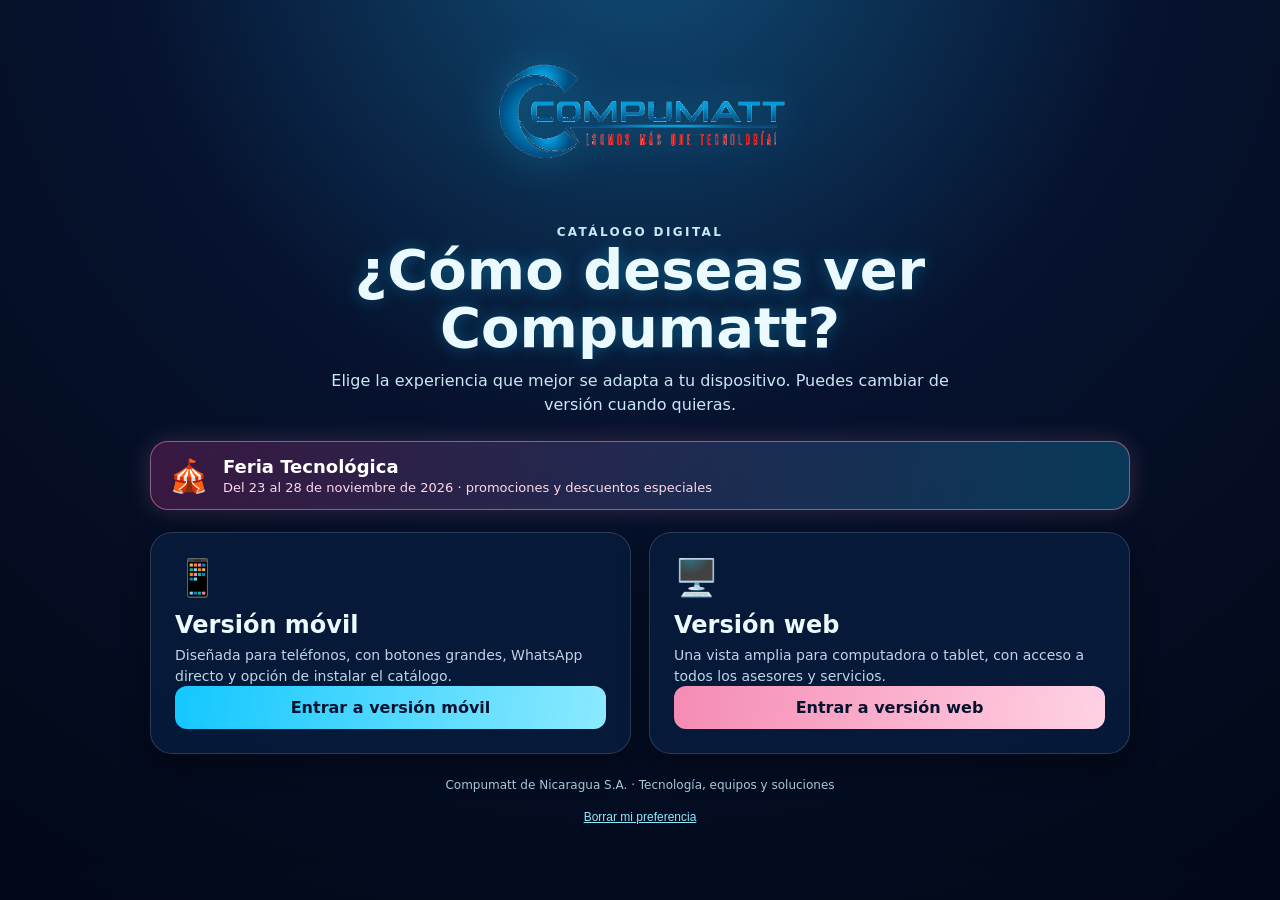
<file: index.html>
<!doctype html>
<html lang="es">
<head>
<meta charset="utf-8"><meta name="viewport" content="width=device-width,initial-scale=1">
<meta name="theme-color" content="#06122e"><meta name="description" content="Catálogo digital Compumatt: elige la versión móvil o web.">
<title>Compumatt | Catálogo Digital</title>
<style>
:root{--navy:#06122e;--cyan:#13c7ff;--pink:#f58bb4;--red:#e53935;--ink:#eafaff}
*{box-sizing:border-box}html,body{margin:0;min-height:100%;background:radial-gradient(circle at 50% -10%,#114d78 0,#06122e 45%,#020817 100%);color:var(--ink);font-family:Inter,system-ui,-apple-system,Segoe UI,sans-serif}
body{display:flex;justify-content:center;padding:28px 16px 42px}.page{width:min(100%,980px)}
.logo-wrap{text-align:center;padding:14px 0 8px}.logo{width:min(78vw,360px);height:auto;filter:drop-shadow(0 0 20px #13c7ff55)}
.hero{text-align:center;padding:12px 0 24px}.eyebrow{margin:0 0 8px;color:#9eeaff;font-size:12px;font-weight:900;letter-spacing:.2em;text-transform:uppercase}.hero h1{margin:0;font-size:clamp(28px,6vw,56px);line-height:1.04;text-shadow:0 0 16px #13c7ff55}.hero p{margin:12px auto 0;max-width:620px;color:#c9e8f5;line-height:1.5}
.event{display:flex;align-items:center;gap:14px;margin:0 auto 22px;padding:14px 18px;border:1px solid #f58bb488;border-radius:18px;background:linear-gradient(100deg,#531d4eaa,#0b4e73aa);box-shadow:0 0 24px #f58bb433}.event-icon{font-size:32px}.event strong{display:block;color:#fff;font-size:18px}.event span{display:block;margin-top:3px;color:#ffd9e8;font-size:13px}
.choose{display:grid;grid-template-columns:repeat(2,minmax(0,1fr));gap:18px;margin:0 auto 24px}.choice{display:flex;flex-direction:column;align-items:flex-start;min-height:210px;padding:24px;border-radius:22px;border:1px solid #ffffff25;background:#071b3bea;box-shadow:0 12px 30px #0005;transition:.18s transform,.18s border-color}.choice:hover{transform:translateY(-3px);border-color:#13c7ff99}.choice .icon{font-size:36px}.choice h2{margin:12px 0 6px;font-size:24px}.choice p{margin:0;color:#b9d7e6;line-height:1.45;font-size:14px}.choice a{margin-top:auto;width:100%;padding:12px 16px;border-radius:12px;text-align:center;text-decoration:none;font-weight:900;color:#06122e;background:linear-gradient(100deg,#13c7ff,#8ceaff)}.choice.web a{background:linear-gradient(100deg,#f58bb4,#ffd2e4)}
.note{text-align:center;color:#a7c7d8;font-size:12px}.prefs{margin-top:14px;text-align:center}.prefs button{border:0;background:none;color:#8ceaff;text-decoration:underline;cursor:pointer;font-size:12px}
@media(max-width:640px){.choose{grid-template-columns:1fr}.choice{min-height:185px}.event{align-items:flex-start}.logo{width:min(88vw,330px)}}
</style></head>
<body><main class="page">
<section class="logo-wrap"><img class="logo" src="/shared/logo-compumatt-transparent.png" alt="Compumatt"></section>
<section class="hero"><p class="eyebrow">Catálogo digital</p><h1>¿Cómo deseas ver Compumatt?</h1><p>Elige la experiencia que mejor se adapta a tu dispositivo. Puedes cambiar de versión cuando quieras.</p></section>
<section class="event"><div class="event-icon">🎪</div><div><strong>Feria Tecnológica</strong><span>Del 23 al 28 de noviembre de 2026 · promociones y descuentos especiales</span></div></section>
<section class="choose"><article class="choice"><div class="icon">📱</div><h2>Versión móvil</h2><p>Diseñada para teléfonos, con botones grandes, WhatsApp directo y opción de instalar el catálogo.</p><a href="/cristian/v2.html?origen=selector" data-choice="mobile">Entrar a versión móvil</a></article><article class="choice web"><div class="icon">🖥️</div><h2>Versión web</h2><p>Una vista amplia para computadora o tablet, con acceso a todos los asesores y servicios.</p><a href="/web.html" data-choice="web">Entrar a versión web</a></article></section>
<p class="note">Compumatt de Nicaragua S.A. · Tecnología, equipos y soluciones</p><div class="prefs"><button id="resetChoice" type="button">Borrar mi preferencia</button></div>
</main><script>
(function(){var mobile=/Android|iPhone|iPad|iPod|Mobile/i.test(navigator.userAgent);var saved=localStorage.getItem('compumatt-view');if(saved==='mobile'||saved==='web'){document.querySelector('[data-choice="'+saved+'"]')?.focus();}document.querySelectorAll('[data-choice]').forEach(function(a){a.addEventListener('click',function(){localStorage.setItem('compumatt-view',a.dataset.choice);});});document.getElementById('resetChoice').onclick=function(){localStorage.removeItem('compumatt-view');alert('Preferencia borrada. Ahora podrás elegir nuevamente.');};})();
</script></body></html>
</file>
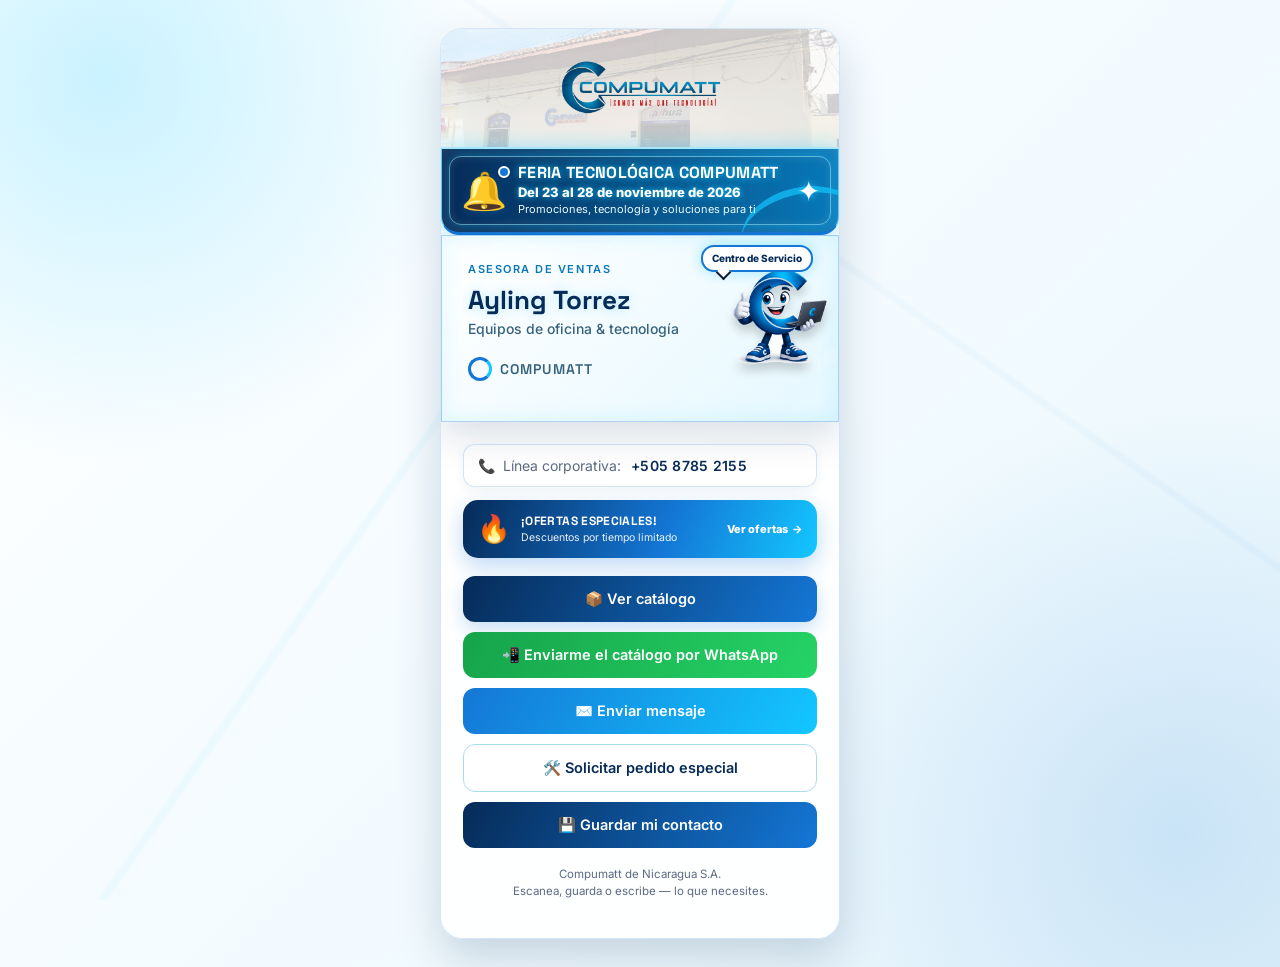
<file: ayling/index.html>
<!DOCTYPE html>
<html lang="es">
<head>
<meta charset="UTF-8">
<meta name="viewport" content="width=device-width, initial-scale=1.0">
<title>Compumatt</title>
<link rel="preconnect" href="https://fonts.googleapis.com">
<link href="https://fonts.googleapis.com/css2?family=Space+Grotesk:wght@500;600;700&family=Inter:wght@400;500;600&display=swap" rel="stylesheet">
<link rel="stylesheet" href="/shared/style.css?v=20260925-10">
</head>
<body>

<div class="card">
  <div class="logoBand">
    <img src="/shared/logo-compumatt-transparent.png" alt="Compumatt">
  </div>

  <div class="event-banner" id="eventBanner" hidden aria-live="polite">
    <div class="event-bell" aria-hidden="true"><span>🔔</span><i></i></div>
    <div class="event-copy">
      <strong id="eventTitle"></strong>
      <span id="eventDates"></span>
      <small id="eventSubtitle"></small>
    </div>
    <div class="event-spark" aria-hidden="true">✦</div>
  </div>

  <div class="header">
    <div class="swoosh"></div>
    <div class="swoosh2"></div>
    <p class="eyebrow" id="vendorRole">Asesor de ventas</p>
    <h1 class="name" id="vendorName">Nombre Vendedor</h1>
    <p class="role">Equipos de oficina &amp; tecnología</p>
    <div class="brandline">
      <div class="mark"></div>
      <span>COMPUMATT</span>
    </div>
  </div>

  <div class="body">
    <div class="phone">
      📞 &nbsp;Línea corporativa: <strong id="vendorPhone">+505 0000 0000</strong>
  </div>
    <div
      id="offersBanner"
      class="offers-banner"
      hidden
      role="button"
      tabindex="0"
      aria-label="Ver productos en oferta"
    >
      <div class="offers-fire">🔥</div>
      <div class="offers-copy">
        <strong>¡OFERTAS ESPECIALES!</strong>
        <span>Descuentos por tiempo limitado</span>
      </div>
      <div class="offers-arrow">Ver ofertas&nbsp; →</div>
    </div>
  <div class="actions">
      <button type="button" class="btn btn-red" id="openCatalog">
        📦 Ver catálogo
      </button>
      <button type="button" class="btn btn-whatsapp-save" id="sendCatalogBtn">
        📲 Enviarme el catálogo por WhatsApp
      </button>
      <button type="button" class="btn btn-cyan" id="sendMessageBtn">
        ✉️ Enviar mensaje
      </button>
      <a class="btn btn-special" target="_blank" id="pedidoEspecialBtn" href="#">
        🛠️ Solicitar pedido especial
      </a>
      <button type="button" class="btn btn-primary" id="openSaveModal">
        💾 Guardar mi contacto
      </button>
    </div>

    <p class="foot">Compumatt de Nicaragua S.A.<br>Escanea, guarda o escribe — lo que necesites.</p>
  </div>
</div>

<div class="overlay" id="saveOverlay">
  <div class="modal">
    <h2>Guarda mi contacto</h2>
    <p class="sub">Déjame tu nombre y teléfono para descargar mi tarjeta — y de una vez te guardo también como contacto mío por WhatsApp.</p>
    <div class="field">
      <label for="visitorName">Tu nombre</label>
      <input type="text" id="visitorName" placeholder="Ej. María Pérez">
    </div>
    <div class="field">
      <label for="visitorPhone">Tu teléfono (WhatsApp)</label>
      <input type="tel" id="visitorPhone" placeholder="Ej. 8888 8888">
    </div>
    <div class="modal-actions">
      <button type="button" class="btn btn-ghost" id="cancelSave">Cancelar</button>
      <button type="button" class="btn btn-primary" id="confirmSave">Guardar</button>
    </div>
  </div>
</div>

<div class="cat-overlay" id="catOverlay">
  <div class="cat-drawer">
    <div class="cat-handle"></div>
    <div class="cat-head">
      <button class="cat-back" id="catBack" type="button">← Volver</button>
      <button class="cat-close" id="catClose" type="button">✕</button>
    </div>
    <div class="cat-search-w">
      <input type="text" id="catSearch" placeholder="🔍 Buscar producto...">
    </div>
    <div class="cat-tabs" id="catTabs"></div>
    <div class="cat-grid" id="catGrid"></div>
  </div>
</div>

<div class="det-overlay" id="detOverlay">
  <div class="det-box" id="detBox"></div>
</div>

<script>
/* ══════════════════════════════════════════════════════
   DATOS DE ESTE VENDEDOR — lo único que cambia por persona.
   Todo lo demás (diseño, catálogo, tema de temporada) se
   carga desde /shared/app.js — un solo lugar para todos.
══════════════════════════════════════════════════════ */
var NOMBRE          = "Ayling";           // primer nombre (para saludos)
var NOMBRE_COMPLETO = "Ayling Torrez";  // nombre y apellido
var ROL             = "Asesora de ventas";              // "Asesor de ventas" o "Asesora de ventas"
var TEL              = "+505 8785 2155";              // teléfono con formato, para mostrar
var WA               = "50587852155";               // mismo teléfono, solo dígitos, con código de país
</script>
<script src="/shared/app.js?v=20261001-2"></script>

</body>
</html>
</file>
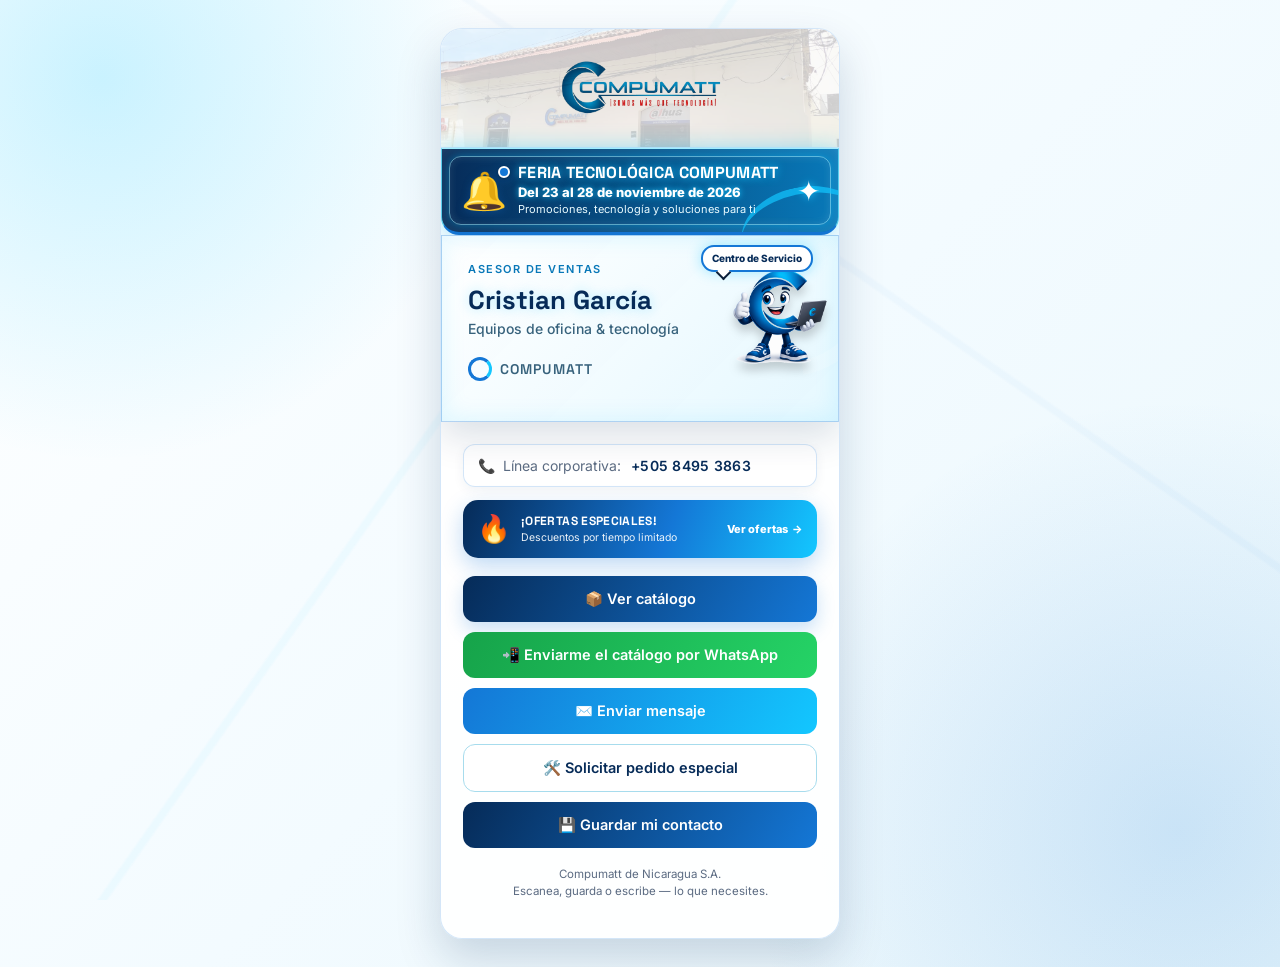
<file: cristian/index.html>
<!DOCTYPE html>
<html lang="es">
<head>
<meta charset="UTF-8">
<meta name="viewport" content="width=device-width, initial-scale=1.0">
<title>Cristian | Compumatt — Tecnología para tu hogar, oficina y negocio</title>
<meta name="description" content="Conoce los productos de Compumatt con Cristian: laptops, impresoras, computadoras, accesorios y más.">
<meta property="og:type" content="website">
<meta property="og:site_name" content="Compumatt">
<meta property="og:title" content="Conoce nuestros productos | Cristian - Compumatt">
<meta property="og:description" content="Laptops, impresoras, computadoras, accesorios y más para tu hogar, oficina y negocio.">
<meta property="og:url" content="https://asesorcompumattsa.github.io/cristian/">
<meta property="og:image" content="https://asesorcompumattsa.github.io/shared/arte-facebook-catalogo-general-cristian-sin-boton.png">
<meta property="og:image:width" content="1664">
<meta property="og:image:height" content="2080">
<meta property="og:image:alt" content="Conoce nuestros productos de Compumatt con Cristian">
<meta name="twitter:card" content="summary_large_image">
<meta name="twitter:title" content="Conoce nuestros productos | Cristian - Compumatt">
<meta name="twitter:description" content="Tecnología para tu hogar, oficina y negocio.">
<meta name="twitter:image" content="https://asesorcompumattsa.github.io/shared/arte-facebook-catalogo-general-cristian-sin-boton.png">
<link rel="preconnect" href="https://fonts.googleapis.com">
<link href="https://fonts.googleapis.com/css2?family=Space+Grotesk:wght@500;600;700&family=Inter:wght@400;500;600&display=swap" rel="stylesheet">
<link rel="stylesheet" href="/shared/style.css?v=20260925-10">
</head>
<body>

<div class="card">
  <div class="logoBand">
    <img src="/shared/logo-compumatt-transparent.png" alt="Compumatt">
  </div>

  <div class="event-banner" id="eventBanner" hidden aria-live="polite">
    <div class="event-bell" aria-hidden="true"><span>🔔</span><i></i></div>
    <div class="event-copy">
      <strong id="eventTitle"></strong>
      <span id="eventDates"></span>
      <small id="eventSubtitle"></small>
    </div>
    <div class="event-spark" aria-hidden="true">✦</div>
  </div>

  <div class="header">
    <div class="swoosh"></div>
    <div class="swoosh2"></div>
    <p class="eyebrow" id="vendorRole">Asesor de ventas</p>
    <h1 class="name" id="vendorName">Nombre Vendedor</h1>
    <p class="role">Equipos de oficina &amp; tecnología</p>
    <div class="brandline">
      <div class="mark"></div>
      <span>COMPUMATT</span>
    </div>
  </div>

  <div class="body">
    <div class="phone">
      📞 &nbsp;Línea corporativa: <strong id="vendorPhone">+505 0000 0000</strong>
  </div>
    <div
      id="offersBanner"
      class="offers-banner"
      hidden
      role="button"
      tabindex="0"
      aria-label="Ver productos en oferta"
    >
      <div class="offers-fire">🔥</div>
      <div class="offers-copy">
        <strong>¡OFERTAS ESPECIALES!</strong>
        <span>Descuentos por tiempo limitado</span>
      </div>
      <div class="offers-arrow">Ver ofertas&nbsp; →</div>
    </div>
  <div class="actions">
      <button type="button" class="btn btn-red" id="openCatalog">
        📦 Ver catálogo
      </button>
      <button type="button" class="btn btn-whatsapp-save" id="sendCatalogBtn">
        📲 Enviarme el catálogo por WhatsApp
      </button>
      <button type="button" class="btn btn-cyan" id="sendMessageBtn">
        ✉️ Enviar mensaje
      </button>
      <a class="btn btn-special" target="_blank" id="pedidoEspecialBtn" href="#">
        🛠️ Solicitar pedido especial
      </a>
      <button type="button" class="btn btn-primary" id="openSaveModal">
        💾 Guardar mi contacto
      </button>
    </div>

    <p class="foot">Compumatt de Nicaragua S.A.<br>Escanea, guarda o escribe — lo que necesites.</p>
  </div>
</div>

<div class="overlay" id="saveOverlay">
  <div class="modal">
    <h2>Guarda mi contacto</h2>
    <p class="sub">Déjame tu nombre y teléfono para descargar mi tarjeta — y de una vez te guardo también como contacto mío por WhatsApp.</p>
    <div class="field">
      <label for="visitorName">Tu nombre</label>
      <input type="text" id="visitorName" placeholder="Ej. María Pérez">
    </div>
    <div class="field">
      <label for="visitorPhone">Tu teléfono (WhatsApp)</label>
      <input type="tel" id="visitorPhone" placeholder="Ej. 8888 8888">
    </div>
    <div class="modal-actions">
      <button type="button" class="btn btn-ghost" id="cancelSave">Cancelar</button>
      <button type="button" class="btn btn-primary" id="confirmSave">Guardar</button>
    </div>
  </div>
</div>

<div class="cat-overlay" id="catOverlay">
  <div class="cat-drawer">
    <div class="cat-handle"></div>
    <div class="cat-head">
      <button class="cat-back" id="catBack" type="button">← Volver</button>
      <button class="cat-close" id="catClose" type="button">✕</button>
    </div>
    <div class="cat-search-w">
      <input type="text" id="catSearch" placeholder="🔍 Buscar producto...">
    </div>
    <div class="cat-tabs" id="catTabs"></div>
    <div class="cat-grid" id="catGrid"></div>
  </div>
</div>

<div class="det-overlay" id="detOverlay">
  <div class="det-box" id="detBox"></div>
</div>

<script>
/* ══════════════════════════════════════════════════════
   DATOS DE ESTE VENDEDOR — lo único que cambia por persona.
   Todo lo demás (diseño, catálogo, tema de temporada) se
   carga desde /shared/app.js — un solo lugar para todos.
══════════════════════════════════════════════════════ */
var NOMBRE          = "Cristian";           // primer nombre (para saludos)
var NOMBRE_COMPLETO = "Cristian García";  // nombre y apellido
var ROL             = "Asesor de ventas";              // "Asesor de ventas" o "Asesora de ventas"
var TEL              = "+505 8495 3863";              // teléfono con formato, para mostrar
var WA               = "50584953863";               // mismo teléfono, solo dígitos, con código de país
</script>
<script src="/shared/app.js?v=20261001-2"></script>

</body>
</html>
</file>
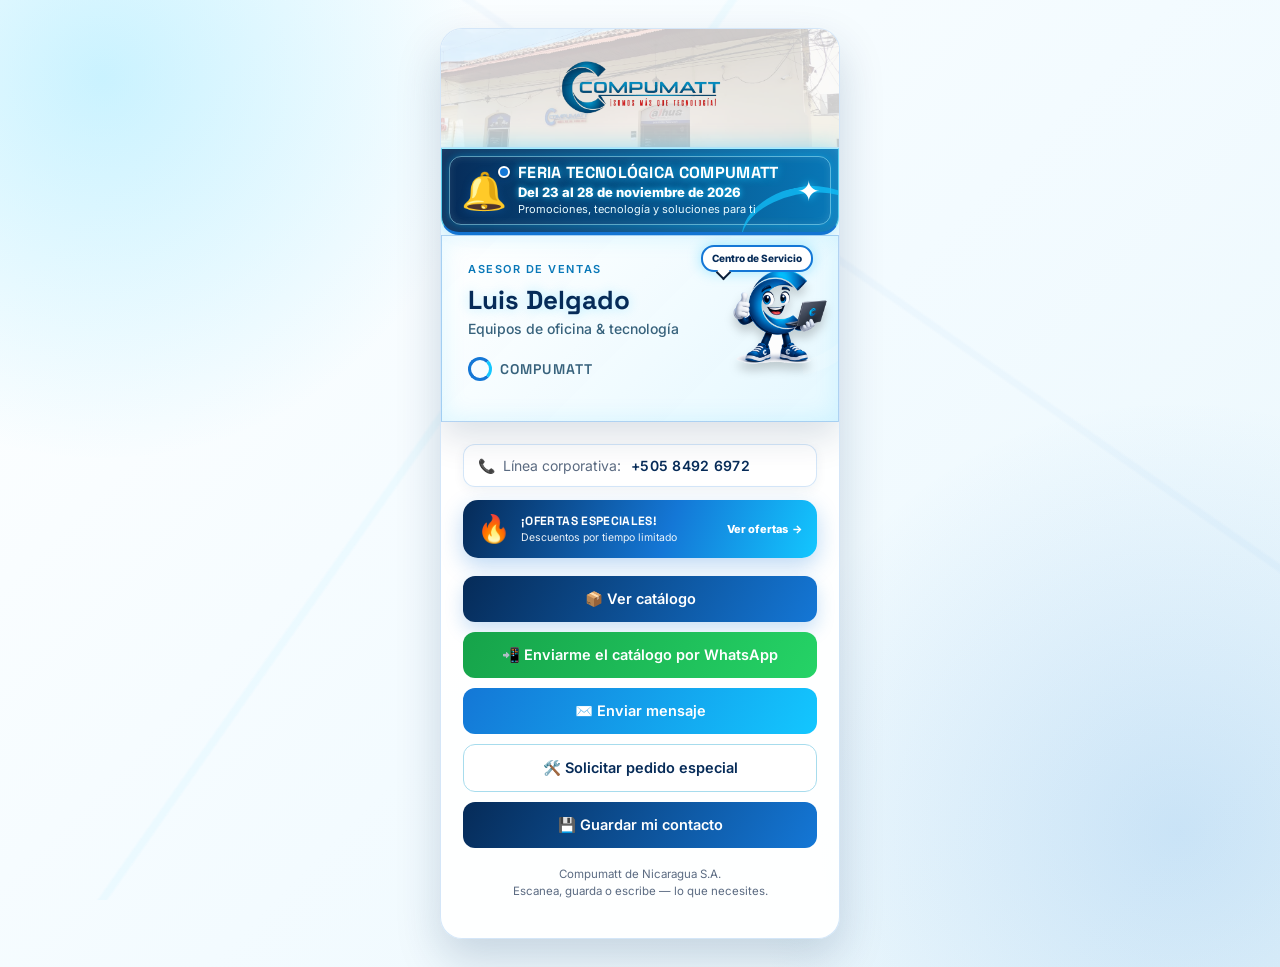
<file: luis/index.html>
<!DOCTYPE html>
<html lang="es">
<head>
<meta charset="UTF-8">
<meta name="viewport" content="width=device-width, initial-scale=1.0">
<title>Compumatt</title>
<link rel="preconnect" href="https://fonts.googleapis.com">
<link href="https://fonts.googleapis.com/css2?family=Space+Grotesk:wght@500;600;700&family=Inter:wght@400;500;600&display=swap" rel="stylesheet">
<link rel="stylesheet" href="/shared/style.css?v=20260925-10">
</head>
<body>

<div class="card">
  <div class="logoBand">
    <img src="/shared/logo-compumatt-transparent.png" alt="Compumatt">
  </div>

  <div class="event-banner" id="eventBanner" hidden aria-live="polite">
    <div class="event-bell" aria-hidden="true"><span>🔔</span><i></i></div>
    <div class="event-copy">
      <strong id="eventTitle"></strong>
      <span id="eventDates"></span>
      <small id="eventSubtitle"></small>
    </div>
    <div class="event-spark" aria-hidden="true">✦</div>
  </div>

  <div class="header">
    <div class="swoosh"></div>
    <div class="swoosh2"></div>
    <p class="eyebrow" id="vendorRole">Asesor de ventas</p>
    <h1 class="name" id="vendorName">Nombre Vendedor</h1>
    <p class="role">Equipos de oficina &amp; tecnología</p>
    <div class="brandline">
      <div class="mark"></div>
      <span>COMPUMATT</span>
    </div>
  </div>

  <div class="body">
    <div class="phone">
      📞 &nbsp;Línea corporativa: <strong id="vendorPhone">+505 0000 0000</strong>
  </div>
    <div
      id="offersBanner"
      class="offers-banner"
      hidden
      role="button"
      tabindex="0"
      aria-label="Ver productos en oferta"
    >
      <div class="offers-fire">🔥</div>
      <div class="offers-copy">
        <strong>¡OFERTAS ESPECIALES!</strong>
        <span>Descuentos por tiempo limitado</span>
      </div>
      <div class="offers-arrow">Ver ofertas&nbsp; →</div>
    </div>
  <div class="actions">
      <button type="button" class="btn btn-red" id="openCatalog">
        📦 Ver catálogo
      </button>
      <button type="button" class="btn btn-whatsapp-save" id="sendCatalogBtn">
        📲 Enviarme el catálogo por WhatsApp
      </button>
      <button type="button" class="btn btn-cyan" id="sendMessageBtn">
        ✉️ Enviar mensaje
      </button>
      <a class="btn btn-special" target="_blank" id="pedidoEspecialBtn" href="#">
        🛠️ Solicitar pedido especial
      </a>
      <button type="button" class="btn btn-primary" id="openSaveModal">
        💾 Guardar mi contacto
      </button>
    </div>

    <p class="foot">Compumatt de Nicaragua S.A.<br>Escanea, guarda o escribe — lo que necesites.</p>
  </div>
</div>

<div class="overlay" id="saveOverlay">
  <div class="modal">
    <h2>Guarda mi contacto</h2>
    <p class="sub">Déjame tu nombre y teléfono para descargar mi tarjeta — y de una vez te guardo también como contacto mío por WhatsApp.</p>
    <div class="field">
      <label for="visitorName">Tu nombre</label>
      <input type="text" id="visitorName" placeholder="Ej. María Pérez">
    </div>
    <div class="field">
      <label for="visitorPhone">Tu teléfono (WhatsApp)</label>
      <input type="tel" id="visitorPhone" placeholder="Ej. 8888 8888">
    </div>
    <div class="modal-actions">
      <button type="button" class="btn btn-ghost" id="cancelSave">Cancelar</button>
      <button type="button" class="btn btn-primary" id="confirmSave">Guardar</button>
    </div>
  </div>
</div>

<div class="cat-overlay" id="catOverlay">
  <div class="cat-drawer">
    <div class="cat-handle"></div>
    <div class="cat-head">
      <button class="cat-back" id="catBack" type="button">← Volver</button>
      <button class="cat-close" id="catClose" type="button">✕</button>
    </div>
    <div class="cat-search-w">
      <input type="text" id="catSearch" placeholder="🔍 Buscar producto...">
    </div>
    <div class="cat-tabs" id="catTabs"></div>
    <div class="cat-grid" id="catGrid"></div>
  </div>
</div>

<div class="det-overlay" id="detOverlay">
  <div class="det-box" id="detBox"></div>
</div>

<script>
/* ══════════════════════════════════════════════════════
   DATOS DE ESTE VENDEDOR — lo único que cambia por persona.
   Todo lo demás (diseño, catálogo, tema de temporada) se
   carga desde /shared/app.js — un solo lugar para todos.
══════════════════════════════════════════════════════ */
var NOMBRE          = "Luis";           // primer nombre (para saludos)
var NOMBRE_COMPLETO = "Luis Delgado";  // nombre y apellido
var ROL             = "Asesor de ventas";              // "Asesor de ventas" o "Asesora de ventas"
var TEL              = "+505 8492 6972";              // teléfono con formato, para mostrar
var WA               = "50584926972";               // mismo teléfono, solo dígitos, con código de país
</script>
<script src="/shared/app.js?v=20261001-2"></script>

</body>
</html>
</file>
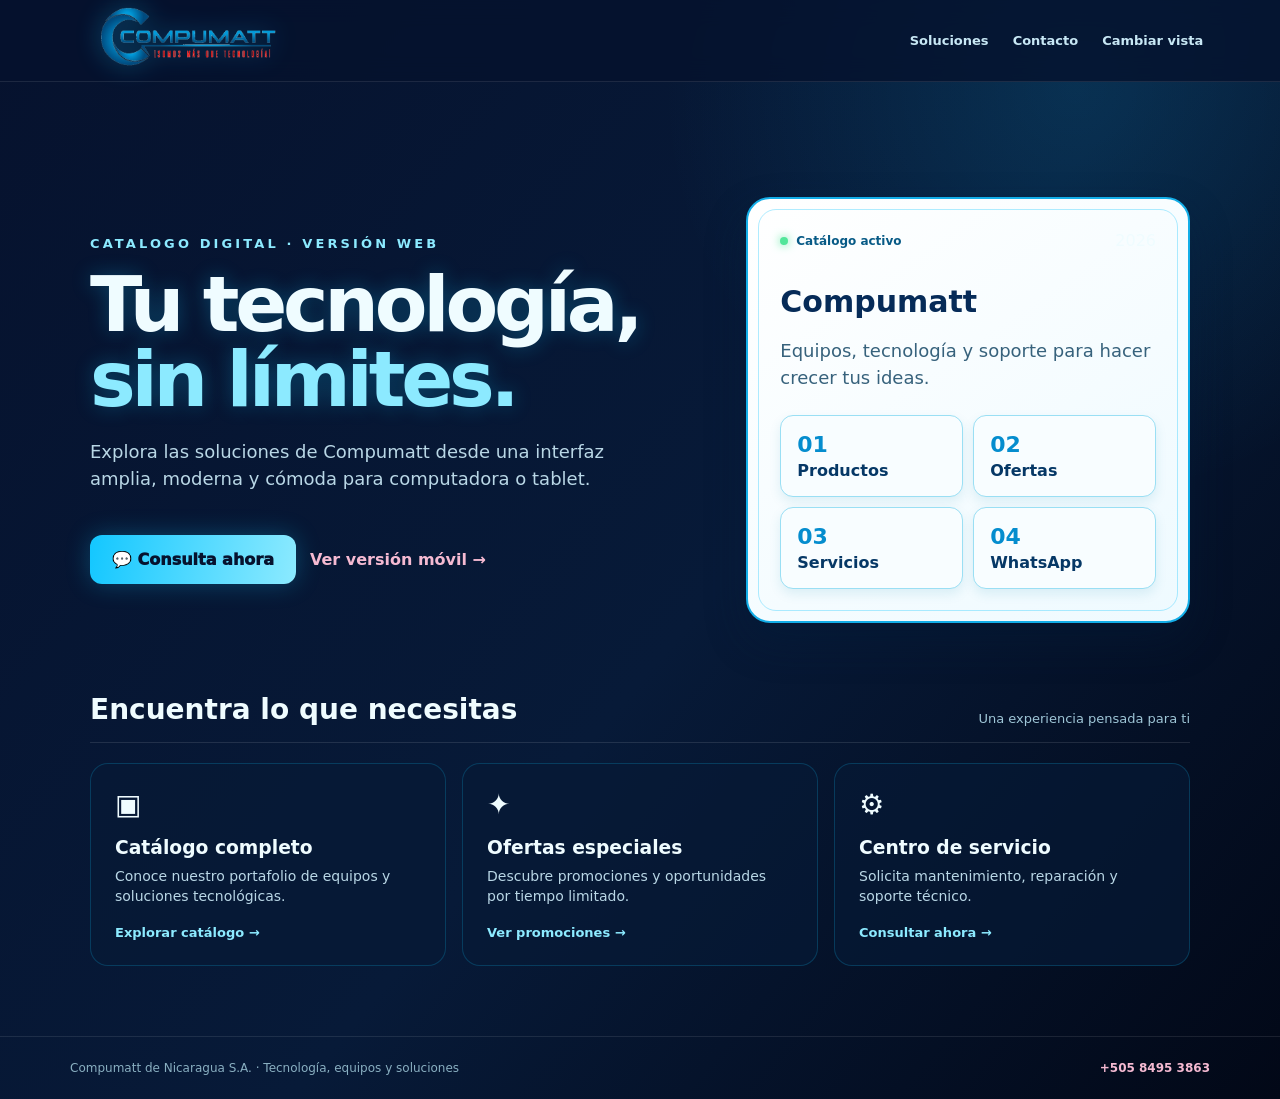
<file: web.html>
<!doctype html>
<html lang="es">
<head>
<meta charset="utf-8"><meta name="viewport" content="width=device-width,initial-scale=1">
<meta name="theme-color" content="#06122e"><meta name="description" content="Catálogo web de Compumatt de Nicaragua.">
<title>Catalogo Compumatt | Versión Web</title>
<style>
:root{--navy:#06122e;--deep:#020817;--cyan:#13c7ff;--pink:#f58bb4;--white:#effcff;--muted:#b9d7e6}
*{box-sizing:border-box}html,body{margin:0;min-height:100%;background:var(--deep);color:var(--white);font-family:Inter,system-ui,-apple-system,Segoe UI,sans-serif}body{overflow-x:hidden}
.shell{min-height:100vh;background:radial-gradient(circle at 84% 8%,#13c7ff22,transparent 28%),linear-gradient(130deg,#06122e,#071a38 55%,#020817)}
.nav{height:82px;display:flex;align-items:center;justify-content:space-between;padding:0 clamp(24px,6vw,92px);border-bottom:1px solid #ffffff18;background:#06122ecc;backdrop-filter:blur(12px)}.nav img{width:220px;max-width:45vw;filter:drop-shadow(0 0 12px #13c7ff55)}.nav-links{display:flex;gap:24px;color:#c8e8f5;font-size:13px;font-weight:800}.nav-links a{color:inherit;text-decoration:none}.nav-links a:hover{color:#8ceaff}
.hero{position:relative;display:grid;grid-template-columns:1.15fr .85fr;gap:56px;align-items:center;max-width:1240px;margin:auto;padding:clamp(62px,9vw,118px) clamp(24px,6vw,70px) 70px}.hero-copy .eyebrow{color:#8ceaff;font-size:13px;font-weight:900;letter-spacing:.24em;text-transform:uppercase}.hero h1{font-size:clamp(42px,6vw,82px);line-height:.98;margin:16px 0 20px;letter-spacing:-.055em;text-shadow:0 0 20px #13c7ff44}.hero h1 span{color:#8ceaff}.hero p{max-width:560px;color:var(--muted);font-size:18px;line-height:1.55}.cta{display:inline-flex;align-items:center;gap:10px;margin-top:24px;padding:15px 22px;border-radius:12px;color:#06122e;background:linear-gradient(100deg,#13c7ff,#8ceaff);font-weight:950;text-decoration:none;box-shadow:0 0 24px #13c7ff44}.secondary{display:inline-flex;margin:24px 0 0 14px;color:#f5bad2;font-weight:850;text-decoration:none}
.panel{position:relative;padding:32px;border-radius:24px;border:2px solid #13aee8;background:linear-gradient(145deg,#ffffff,#eefaff);box-shadow:0 18px 42px #001d3d55}.panel:before{content:"";position:absolute;inset:10px;border:1px solid #13c7ff55;border-radius:18px;pointer-events:none}.panel-top{display:flex;justify-content:space-between;align-items:center;position:relative}.status{display:inline-flex;align-items:center;gap:8px;color:#075a86;font-size:12px;font-weight:900}.status i{width:8px;height:8px;border-radius:50%;background:#52e69a;box-shadow:0 0 10px #52e69a}.panel h2{position:relative;margin:34px 0 8px;font-size:30px;color:#062b58}.panel p{position:relative;color:#37627c;line-height:1.5}.chips{position:relative;display:grid;grid-template-columns:repeat(2,1fr);gap:10px;margin-top:24px}.chip{padding:16px;border-radius:13px;background:#f8fdff;border:1px solid #9adff4;color:#063866;font-weight:850;box-shadow:0 5px 12px #087da51c}.chip b{display:block;color:#058dce;font-size:22px;margin-bottom:4px}
.section{max-width:1240px;margin:auto;padding:0 clamp(24px,6vw,70px) 70px}.section-head{display:flex;align-items:end;justify-content:space-between;border-bottom:1px solid #ffffff1c;padding-bottom:16px}.section h2{margin:0;font-size:28px}.section-head span{color:#9fc6d7;font-size:13px}.features{display:grid;grid-template-columns:repeat(3,1fr);gap:16px;margin-top:20px}.feature{padding:24px;border-radius:18px;background:#071a36aa;border:1px solid #13c7ff33}.feature .symbol{font-size:28px}.feature h3{margin:16px 0 8px}.feature p{margin:0;color:var(--muted);line-height:1.45;font-size:14px}.feature a{display:inline-block;margin-top:18px;color:#8ceaff;font-size:13px;font-weight:900;text-decoration:none}
.footer{padding:24px clamp(24px,6vw,70px);border-top:1px solid #ffffff18;color:#89afc1;font-size:12px;display:flex;justify-content:space-between;gap:20px}.footer a{color:#f5bad2;text-decoration:none;font-weight:800}
@media(max-width:800px){.nav{height:70px}.nav-links{gap:10px;font-size:11px}.hero{grid-template-columns:1fr;gap:30px;padding-top:58px}.hero p{font-size:16px}.features{grid-template-columns:1fr}.footer{display:block;line-height:1.7}.footer span{display:block}}
</style>
</head>
<body><div class="shell">
<header class="nav"><a href="/"><img src="/shared/logo-compumatt-transparent.png" alt="Compumatt"></a><nav class="nav-links"><a href="#soluciones">Soluciones</a><a href="#contacto">Contacto</a><a href="/">Cambiar vista</a></nav></header>
<main><section class="hero"><div class="hero-copy"><div class="eyebrow">Catalogo digital · Versión web</div><h1>Tu tecnología,<br><span>sin límites.</span></h1><p>Explora las soluciones de Compumatt desde una interfaz amplia, moderna y cómoda para computadora o tablet.</p><a class="cta" id="contacto" href="https://wa.me/50584953863?text=Hola%2C%20quiero%20consultar%20sobre%20el%20cat%C3%A1logo%20de%20Compumatt." target="_blank">💬 Consulta ahora</a><a class="secondary" href="/cristian/v2.html?origen=web">Ver versión móvil →</a></div><aside class="panel"><div class="panel-top"><span class="status"><i></i> Catálogo activo</span><span>2026</span></div><h2>Compumatt</h2><p>Equipos, tecnología y soporte para hacer crecer tus ideas.</p><div class="chips"><div class="chip"><b>01</b>Productos</div><div class="chip"><b>02</b>Ofertas</div><div class="chip"><b>03</b>Servicios</div><div class="chip"><b>04</b>WhatsApp</div></div></aside></section><section class="section" id="soluciones"><div class="section-head"><h2>Encuentra lo que necesitas</h2><span>Una experiencia pensada para ti</span></div><div class="features"><article class="feature"><div class="symbol">▣</div><h3>Catálogo completo</h3><p>Conoce nuestro portafolio de equipos y soluciones tecnológicas.</p><a href="/cristian/v2.html?origen=web">Explorar catálogo →</a></article><article class="feature"><div class="symbol">✦</div><h3>Ofertas especiales</h3><p>Descubre promociones y oportunidades por tiempo limitado.</p><a href="/cristian/v2.html?origen=web#ofertas">Ver promociones →</a></article><article class="feature"><div class="symbol">⚙</div><h3>Centro de servicio</h3><p>Solicita mantenimiento, reparación y soporte técnico.</p><a href="https://wa.me/50584953863?text=Hola%2C%20quiero%20informaci%C3%B3n%20sobre%20servicios%20t%C3%A9cnicos." target="_blank">Consultar ahora →</a></article></div></section></main><footer class="footer"><span>Compumatt de Nicaragua S.A. · Tecnología, equipos y soluciones</span><a href="https://wa.me/50584953863" target="_blank">+505 8495 3863</a></footer>
</div></body></html>
</file>
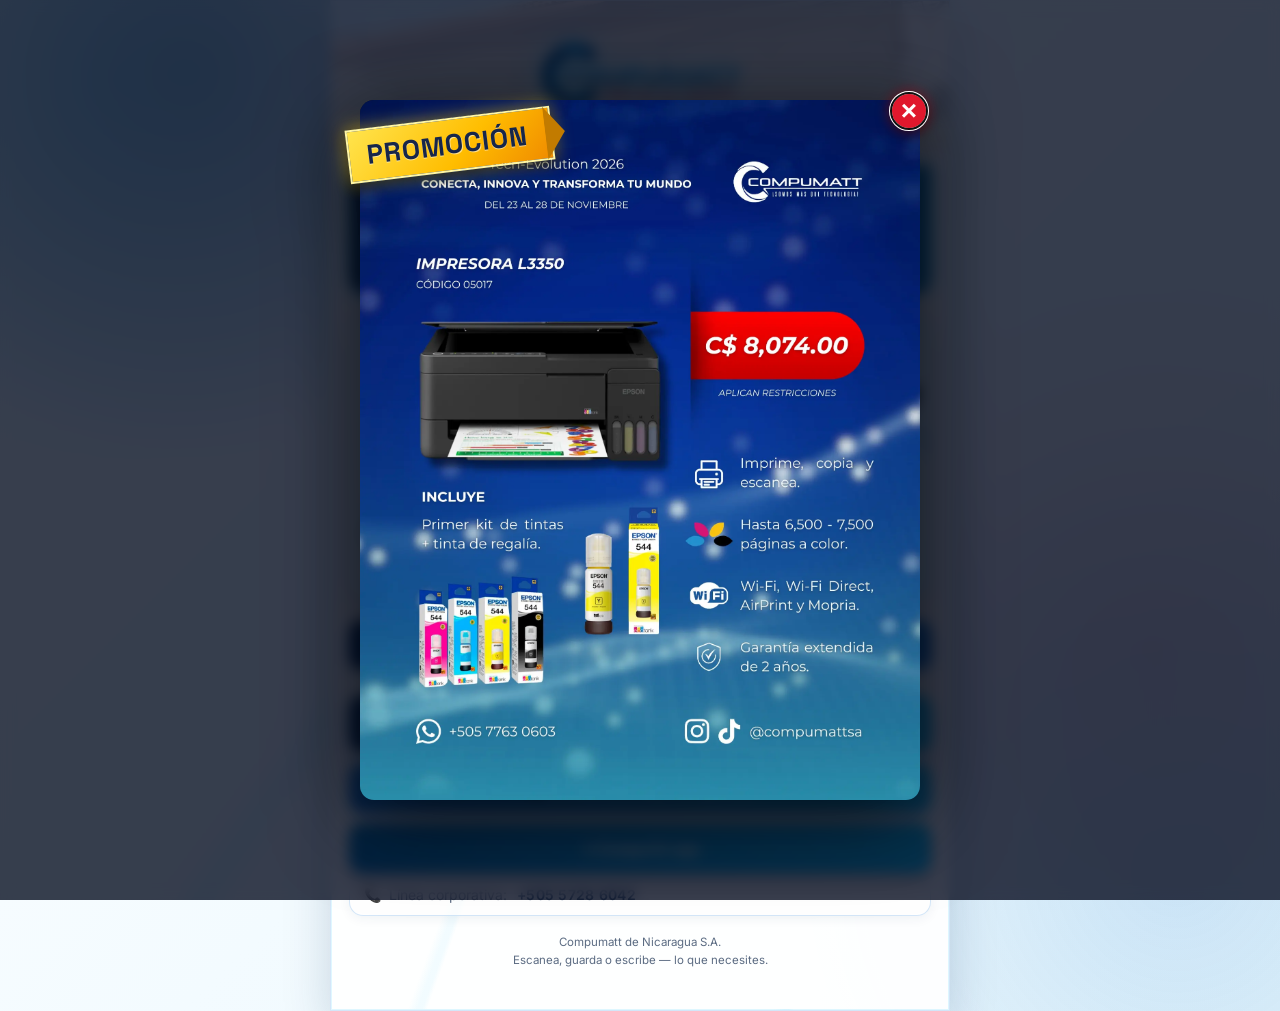
<file: ana-paula/v2.html>
<!DOCTYPE html>
<html lang="es">
<head>
<meta charset="UTF-8">
<meta name="viewport" content="width=device-width, initial-scale=1.0">
<title>Ana Paula | Compumatt — Catálogo Compumatt</title>
<meta name="description" content="Tarjeta digital futurista de Cristian en Compumatt: eventos, promociones, catálogo y WhatsApp.">
<meta property="og:type" content="website">
<meta property="og:site_name" content="Compumatt">
<meta property="og:title" content="Ana Paula | Compumatt — Catálogo Compumatt">
<meta property="og:description" content="Eventos, promociones, productos y contacto directo por WhatsApp.">
<meta property="og:url" content="https://asesorcompumattsa.github.io/ana-paula/v2.html">
<meta property="og:image" content="https://asesorcompumattsa.github.io/shared/logo-compumatt-transparent.png">
<meta name="theme-color" content="#06122e">
<link rel="preconnect" href="https://fonts.googleapis.com">
<link href="https://fonts.googleapis.com/css2?family=Space+Grotesk:wght@500;600;700&family=Inter:wght@400;500;600;700;800&display=swap" rel="stylesheet">
<style id="compumatt-critical-blueglass">
  body .card{visibility:hidden;opacity:0}
  body.tema-blue_glass .card{visibility:visible;opacity:1}
  #catOverlay{visibility:hidden;opacity:0}
  #catOverlay.show{visibility:visible;opacity:1}
</style>
<link rel="stylesheet" href="/shared/style.css?v=20261113-blackfriday3">
<link rel="manifest" href="/ana-paula/manifest.json?v=1">
<link rel="apple-touch-icon" href="/ana-paula/icon-192.png">
<meta name="mobile-web-app-capable" content="yes">
<meta name="apple-mobile-web-app-capable" content="yes">
<meta name="apple-mobile-web-app-title" content="Catálogo Compumatt">
<style>
  :root{--v2-bg:#020817;--v2-panel:#071b3b;--v2-cyan:#13c7ff;--v2-blue:#1677e8;--v2-red:#f21f3f;--v2-text:#f5fbff;--v2-muted:#a6c5e4}
  html,body{min-height:100%;background:var(--v2-bg)}
  body{display:block;padding:0;color:var(--v2-text);font-family:Inter,sans-serif;overflow-x:hidden}
  body::before{content:"";position:fixed;inset:0;pointer-events:none;background:radial-gradient(circle at 15% 8%,#0d5aa855,transparent 28%),radial-gradient(circle at 90% 72%,#e7193d1c,transparent 30%),linear-gradient(125deg,transparent 0 42%,#0db9f30e 43% 44%,transparent 45% 100%);z-index:0}
  .card{position:relative;z-index:1;width:min(100%,620px);max-width:620px;margin:0 auto;background:linear-gradient(180deg,#06122e 0%,#051531 52%,#020817 100%);border:0;border-radius:0;box-shadow:none;overflow:hidden;animation:none}
  .card::after{content:"";position:absolute;inset:0;pointer-events:none;border:1px solid #12bfff22;background:linear-gradient(110deg,transparent 0 45%,#12bfff0d 46% 46.5%,transparent 47% 100%);z-index:0}
  .logoBand{position:relative;z-index:1;height:150px;padding:22px 24px 18px;border:0;border-bottom:1px solid #4cd8ff55;background:#06122e;display:flex;align-items:center;justify-content:center;isolation:isolate}
  .logoBand::before{background:linear-gradient(90deg,rgba(2,8,23,.48),rgba(2,8,23,.64)),url('/shared/local-compumatt.png') center/cover no-repeat;opacity:1;filter:saturate(1.05)}
  .logoBand::after{content:"";position:absolute;inset:auto 9% 0;height:2px;background:linear-gradient(90deg,transparent,var(--v2-cyan),var(--v2-red),transparent);box-shadow:0 0 18px var(--v2-cyan);z-index:1}
  .logoBand img{width:min(58%,250px);max-width:250px;mix-blend-mode:normal;filter:drop-shadow(0 0 15px #13c7ff99);z-index:2}
  .event-banner{position:relative;z-index:3;margin:14px 18px 0;padding:12px 14px;border:1px solid #ff365c99;border-radius:16px;background:linear-gradient(115deg,#52132eaa,#122b59dd 58%,#07315cdd);box-shadow:0 0 22px #f21f3f33, inset 0 0 20px #13c7ff12;color:#fff}
  .event-banner[hidden]{display:none}
  .event-banner::after{content:"";position:absolute;inset:-1px;border-radius:16px;border:1px solid #13c7ff66;clip-path:polygon(0 0,35% 0,35% 2px,65% 2px,65% 0,100% 0,100% 100%,0 100%);pointer-events:none}
  .event-bell{width:42px;height:42px;flex:0 0 42px}.event-bell span{font-size:30px;filter:drop-shadow(0 0 7px #ff3b58)}
  .event-bell i{width:11px;height:11px;background:#ff2448;border:2px solid #fff;box-shadow:0 0 10px #ff2448}
  .event-copy strong{font-family:"Space Grotesk",sans-serif;letter-spacing:.03em;color:#fff}.event-copy span{color:#fff}.event-copy small{color:#fff}
  .header{position:relative;z-index:1;margin:14px 18px 0;padding:28px 150px 30px 24px;min-height:206px;border:1px solid #238edc88;border-radius:24px;background:linear-gradient(135deg,#0a1e49 0%,#0a3970 58%,#056f9a 100%);box-shadow:0 18px 40px #0007,inset 0 0 28px #13c7ff19;overflow:hidden}
  .header::before{content:"";position:absolute;inset:auto -50px -85px auto;width:250px;height:250px;border:20px solid #ffffff18;border-radius:50%;border-left-color:transparent;transform:rotate(-25deg)}
  .header::after{content:"";position:absolute;left:22px;right:22px;bottom:14px;height:1px;background:linear-gradient(90deg,transparent,#13c7ff,transparent)}
  .swoosh,.swoosh2{opacity:.35}.eyebrow{color:#8ceaff}.name{font-size:clamp(28px,7vw,40px);text-shadow:0 0 15px #13c7ff66}.role{color:#d6f3ff}.brandline{margin-top:22px}.brandline span{color:#fff}.brandline .mark{border-color:#fff;border-right-color:var(--v2-red);border-top-color:var(--v2-cyan)}
  .body{position:relative;z-index:1;padding:18px 18px 30px}.phone{background:#081d3d;border:1px solid #3c9edc66;color:var(--v2-muted);border-radius:14px;box-shadow:inset 0 0 15px #13c7ff0b}.phone strong{color:#fff}
  .offers-banner{margin:14px 0 0;border:1px solid #ffcf38aa;background:linear-gradient(115deg,#96152c,#f1263f 55%,#c37408);box-shadow:0 8px 24px #f21f3f44}.offers-banner:focus-visible{outline:2px solid #fff;outline-offset:2px}
  .actions{gap:10px}.btn{min-height:50px;border-radius:14px;border:1px solid #ffffff24;box-shadow:0 8px 18px #0004;font-weight:800}.btn-red{background:linear-gradient(120deg,#f21f3f,#a50d2a)}.btn-whatsapp-save{background:linear-gradient(120deg,#0d9445,#1ed760)}.btn-cyan{background:linear-gradient(120deg,#087de8,#11c5eb)}.btn-special{background:#102545;color:#dceeff;border-color:#4a6b8f}.btn-primary{background:linear-gradient(120deg,#102b5d,#157ee5)}
  .foot{color:#85a9cb}.card-mascot-welcome{top:20px;right:5px;transform:scale(1.06);transform-origin:top right}.card-mascot-welcome .mascot-bubble{border-color:#13c7ff;background:#eefaff;color:#06122e}
  .overlay{background:#020817bb;backdrop-filter:blur(10px)}.modal{background:#081d3d;color:#fff;border:1px solid #13c7ff77}.modal h2,.field label{color:#fff}.modal p.sub{color:#b8d1e9}.field input{background:#04132b;color:#fff;border-color:#2f638e}.btn-ghost{background:#102545;color:#d9edff;border-color:#477096}
  .cat-overlay{background:#020817cc;backdrop-filter:blur(10px)}.cat-drawer{background:#061630;border:1px solid #1cbcfb66}.cat-back{color:#59d8ff}.cat-close{background:#12345a;color:#d7f3ff}.cat-search-w input{background:#0c2448;color:#fff;border:1px solid #2b638e}.cat-tab{background:#0c2448;color:#bcd8ef}.cat-tab.active{background:#0a9fe9;color:#fff}.cat-grid{background:#061630}.prod-card{background:#0a2244;border:1px solid #1e5985;box-shadow:0 4px 13px #0004}.prod-name{color:#eaf7ff}.prod-price{color:#6cddff}.prod-img-w{background:#071a35}.det-box{background:#081d3d;border:1px solid #21bdf477}.det-body h3{color:#fff}.det-body p{color:#bdd3e8}.det-back{background:#102545;color:#dceeff}.det-price{color:#6cddff}.cat-mascot-welcome{background:linear-gradient(110deg,#0a315f,#0b6a8c);border:1px solid #13c7ff44}.cat-drawer .prod-img-w{background:#f2f5f8}.cat-drawer .prod-img-w img{object-fit:contain;padding:8px}.cat-drawer .service-card .prod-img-w{background:transparent;padding:0;overflow:hidden}.cat-drawer .service-card .prod-img-w img{width:100%;height:100%;padding:0;object-fit:cover;mix-blend-mode:normal;filter:none}
  .cat-drawer .cat-event-banner .event-copy strong,.cat-drawer .cat-event-banner .event-copy span,.cat-drawer .cat-event-banner .event-copy small{color:#fff!important}
  .header .card-mascot-welcome .mascot-bubble{display:none}
  .mascot-bubble{font-size:12px!important;font-weight:900!important;letter-spacing:.03em;box-shadow:0 0 14px #13c7ff99,0 0 24px #13c7ff55!important;text-shadow:0 0 5px #13c7ff55}
  .services-hero{position:relative;min-height:168px;margin:8px 14px 10px;padding:22px 16px;border:1px solid #ff7a1a99;border-radius:18px;overflow:hidden;background-image:linear-gradient(100deg,#071936cc,#0a4b70aa),url('/shared/taller-real-1.png'),url('/shared/taller-real-2.png');background-position:center,left top,right top;background-size:100% 100%,50% 100%,50% 100%;background-repeat:no-repeat;box-shadow:0 8px 22px #0007;display:flex;flex-direction:column;justify-content:center}
  .cat-drawer.services-mode .cat-handle{order:1}.cat-drawer.services-mode .services-hero{order:2}.cat-drawer.services-mode .cat-head{order:3}.cat-drawer.services-mode .cat-search-w{order:4}.cat-drawer.services-mode .cat-tabs{order:5}.cat-drawer.services-mode .cat-grid{order:6}
  .services-hero[hidden]{display:none}.services-hero strong{display:block;color:#fff;font:800 18px/1.1 'Space Grotesk',sans-serif;text-shadow:0 2px 5px #000}.services-hero p{margin:7px 0 13px;color:#fbe6d2;font-size:11px;line-height:1.35}.services-wa{display:inline-flex;align-items:center;gap:6px;padding:9px 12px;border-radius:10px;background:#18c96b;color:#fff;font-weight:800;font-size:11px;text-decoration:none;box-shadow:0 4px 10px #0005}
  .taller-fab{position:relative;margin:12px 0 0 0;z-index:9;display:block;width:84px;height:84px;padding:0;border:2px solid #13c7ff;border-radius:50%;background:#fff url("/shared/logo-servicios-tecnicos.png") center/cover no-repeat;box-shadow:0 5px 16px #0009,0 0 18px #13c7ff99;cursor:pointer;animation:tallerPulse 2.6s ease-in-out infinite}.taller-fab span{display:none}.taller-fab::after{content:"Centro de Servicio";position:absolute;left:96px;top:25px;padding:8px 11px;border:1px solid #13c7ff;border-radius:12px;background:#eefaff;color:#06122e;font:900 12px Inter,sans-serif;white-space:nowrap;box-shadow:0 0 14px #13c7ff99}.taller-fab::before{content:"";position:absolute;left:85px;top:42px;width:14px;height:14px;background:#eefaff;border-left:1px solid #13c7ff;border-bottom:1px solid #13c7ff;transform:rotate(45deg);z-index:-1}.taller-fab:focus-visible{outline:2px solid #fff;outline-offset:3px}@keyframes tallerPulse{0%,100%{transform:translateY(0)}50%{transform:translateY(-4px)}}
  @media(max-width:430px){.header{padding-right:126px;margin-left:12px;margin-right:12px}.body{padding-left:12px;padding-right:12px}.event-banner{margin-left:12px;margin-right:12px}.logoBand{height:132px}.card-mascot-welcome{transform:scale(.9);right:-3px}}
  @media(prefers-reduced-motion:reduce){.card-mascot-welcome img,.offers-banner,.offers-fire{animation:none}}
</style>
</head>
<body>
<div class="card">
  <div class="logoBand"><img src="/shared/logo-compumatt-transparent.png" alt="Compumatt"></div>
  <div class="event-banner" id="eventBanner" hidden aria-live="polite">
    <div class="event-bell" aria-hidden="true"><span>✦</span><i></i></div>
    <div class="event-copy"><strong id="eventTitle"></strong><span id="eventDates"></span><small id="eventSubtitle"></small><b id="eventCountdown" class="event-countdown" hidden></b></div>
    <div class="event-spark" aria-hidden="true">✦</div>
  </div>
  <div class="header">
    <div class="swoosh"></div><div class="swoosh2"></div>
    <p class="eyebrow" id="vendorRole">Asesor de ventas</p>
    <h1 class="name" id="vendorName">Ana Paula Morales Rueda</h1>
    <p class="role">Equipos de oficina &amp; tecnología</p>
    <button class="taller-fab" id="tallerFab" type="button" aria-label="Abrir Servicios Técnicos"><span>🛠️</span> Taller</button>
  </div>
  <div class="body">
    <div class="actions">
      <button type="button" class="btn btn-red" id="openCatalog">📦 Ver catálogo completo</button>
      <div id="offersBanner" class="offers-banner" hidden role="button" tabindex="0" aria-label="Ver productos en oferta"><div class="offers-fire">🔥</div><div class="offers-copy"><strong>¡OFERTAS ESPECIALES!</strong><span>Descuentos por tiempo limitado</span></div><div class="offers-arrow">Ver ofertas&nbsp; →</div></div>
      <button type="button" class="btn btn-install" id="installAppBtn">📲 Instalar Catálogo Compumatt</button>
      <button type="button" class="btn btn-share-app" id="shareAppBtn">↗️ Compartir app</button>
    </div>
        <div class="phone">📞 &nbsp;Línea corporativa: <strong id="vendorPhone">+505 5728 6042</strong></div>
    <p class="foot">Compumatt de Nicaragua S.A.<br>Escanea, guarda o escribe — lo que necesites.</p>
  </div>
</div>
<div class="overlay" id="saveOverlay"><div class="modal"><h2>Guarda mi contacto</h2><p class="sub">Déjame tu nombre y teléfono para descargar mi tarjeta — y de una vez te guardo también como contacto mío por WhatsApp.</p><div class="field"><label for="visitorName">Tu nombre</label><input type="text" id="visitorName" placeholder="Ej. María Pérez"></div><div class="field"><label for="visitorPhone">Tu teléfono (WhatsApp)</label><input type="tel" id="visitorPhone" placeholder="Ej. 8888 8888"></div><div class="modal-actions"><button type="button" class="btn btn-ghost" id="cancelSave">Cancelar</button><button type="button" class="btn btn-primary" id="confirmSave">Guardar</button></div></div></div>
<div class="promo-overlay" id="blackFridayOverlay" aria-hidden="true" role="dialog" aria-modal="true" aria-label="Promoción Tech-Evolution 2026">
  <div class="promo-card">
    <div class="promo-ribbon" aria-hidden="true">PROMOCIÓN</div>
    <button class="promo-close" id="blackFridayClose" type="button" aria-label="Cerrar anuncio">×</button>
    <img src="/shared/black-friday-tech-evolution.webp" alt="Tech-Evolution 2026: impresora Epson L3350 en promoción" loading="eager">
  </div>
</div>
<div class="cat-overlay" id="catOverlay"><div class="cat-drawer"><div class="cat-handle"></div><div class="cat-head"><button class="cat-back" id="catBack" type="button">← Volver</button><button class="cat-close" id="catClose" type="button">✕</button></div><div class="cat-search-w"><input type="text" id="catSearch" placeholder="🔍 Buscar producto..."></div><div class="services-hero" id="servicesHero" hidden><div class="services-event-marquee" aria-label="Feria Tecnológica Compumatt"><span>✦ FERIA TECNOLÓGICA · 23 — 28 DE NOVIEMBRE ✦</span></div><strong>🛠️ Servicios Técnicos Compumatt</strong><p>Conoce nuestro taller y solicita mantenimiento, reparación y soporte técnico.</p><a class="services-wa" href="https://wa.me/50582493098?text=Hola%2C%20quiero%20informaci%C3%B3n%20sobre%20los%20Servicios%20T%C3%A9cnicos%20de%20Compumatt." target="_blank">💬 Escribir al WhatsApp del taller</a></div><div class="cat-tabs" id="catTabs"></div><div class="cat-grid" id="catGrid"></div></div></div>
<div class="det-overlay" id="detOverlay"><div class="det-box" id="detBox"></div></div>
<script>
var NOMBRE="Ana Paula";var NOMBRE_COMPLETO="Ana Paula Morales Rueda";var ROL="Asesora de ventas";var TEL="+505 5728 6042";var WA="50557286042";
</script>
<script src="/shared/app.js?v=20261113-blackfriday3"></script>
<script src="/ana-paula/pwa-install.js?v=1"></script>
</body>
</html>
</file>
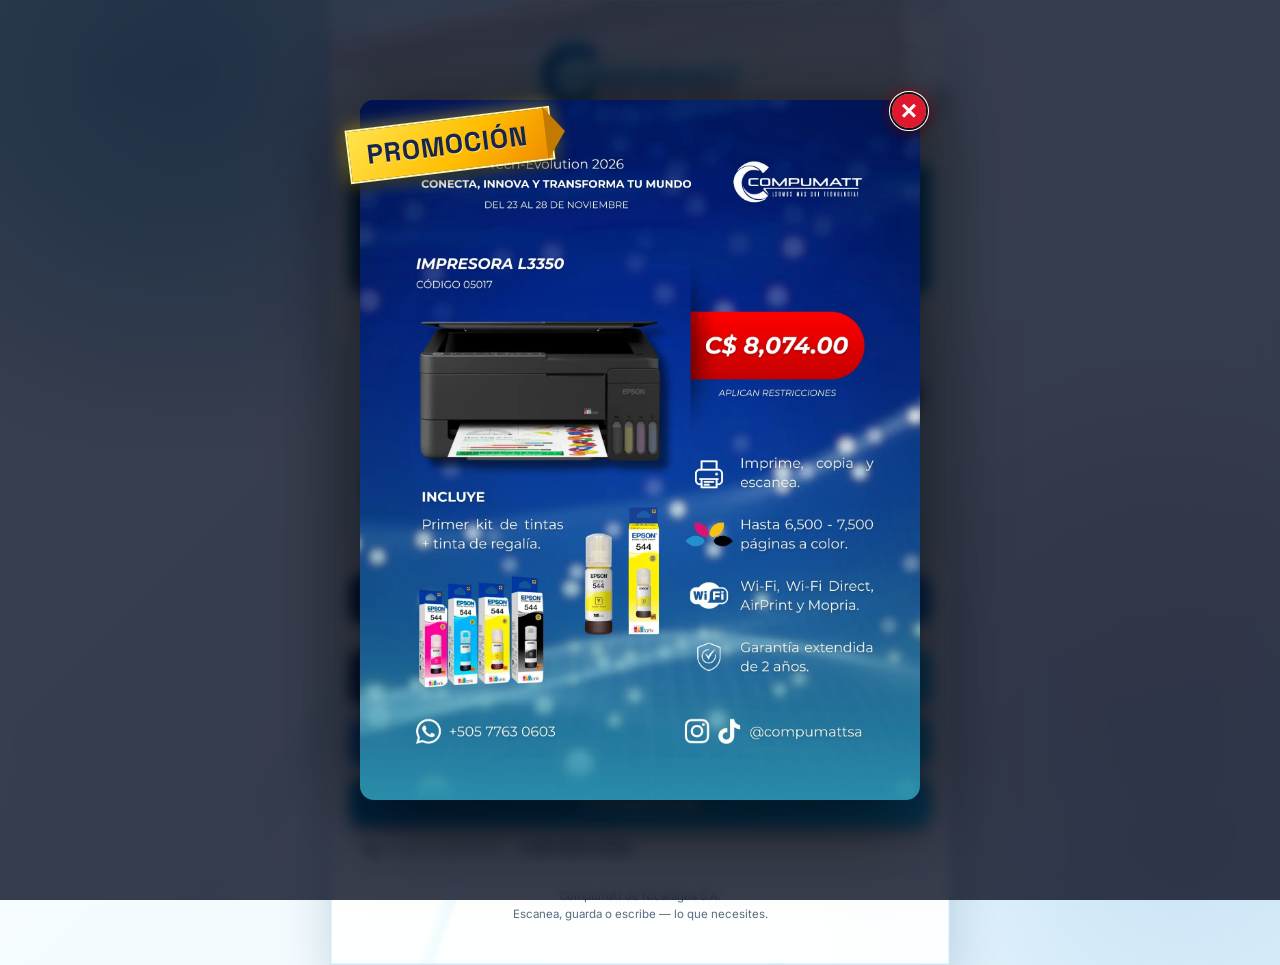
<file: angel-mena/v2.html>
<!DOCTYPE html>
<html lang="es">
<head>
<meta charset="UTF-8">
<meta name="viewport" content="width=device-width, initial-scale=1.0">
<title>Ángel Mena | Compumatt — Catálogo Compumatt</title>
<meta name="description" content="Tarjeta digital futurista de Cristian en Compumatt: eventos, promociones, catálogo y WhatsApp.">
<meta property="og:type" content="website">
<meta property="og:site_name" content="Compumatt">
<meta property="og:title" content="Ángel Mena | Compumatt — Catálogo Compumatt">
<meta property="og:description" content="Eventos, promociones, productos y contacto directo por WhatsApp.">
<meta property="og:url" content="https://asesorcompumattsa.github.io/angel-mena/v2.html">
<meta property="og:image" content="https://asesorcompumattsa.github.io/shared/logo-compumatt-transparent.png">
<meta name="theme-color" content="#06122e">
<link rel="preconnect" href="https://fonts.googleapis.com">
<link href="https://fonts.googleapis.com/css2?family=Space+Grotesk:wght@500;600;700&family=Inter:wght@400;500;600;700;800&display=swap" rel="stylesheet">
<style id="compumatt-critical-blueglass">
  body .card{visibility:hidden;opacity:0}
  body.tema-blue_glass .card{visibility:visible;opacity:1}
  #catOverlay{visibility:hidden;opacity:0}
  #catOverlay.show{visibility:visible;opacity:1}
</style>
<link rel="stylesheet" href="/shared/style.css?v=20261113-blackfriday3">
<link rel="manifest" href="/angel-mena/manifest.json?v=1">
<link rel="apple-touch-icon" href="/angel-mena/icon-192.png">
<meta name="mobile-web-app-capable" content="yes">
<meta name="apple-mobile-web-app-capable" content="yes">
<meta name="apple-mobile-web-app-title" content="Catálogo Compumatt">
<style>
  :root{--v2-bg:#020817;--v2-panel:#071b3b;--v2-cyan:#13c7ff;--v2-blue:#1677e8;--v2-red:#f21f3f;--v2-text:#f5fbff;--v2-muted:#a6c5e4}
  html,body{min-height:100%;background:var(--v2-bg)}
  body{display:block;padding:0;color:var(--v2-text);font-family:Inter,sans-serif;overflow-x:hidden}
  body::before{content:"";position:fixed;inset:0;pointer-events:none;background:radial-gradient(circle at 15% 8%,#0d5aa855,transparent 28%),radial-gradient(circle at 90% 72%,#e7193d1c,transparent 30%),linear-gradient(125deg,transparent 0 42%,#0db9f30e 43% 44%,transparent 45% 100%);z-index:0}
  .card{position:relative;z-index:1;width:min(100%,620px);max-width:620px;margin:0 auto;background:linear-gradient(180deg,#06122e 0%,#051531 52%,#020817 100%);border:0;border-radius:0;box-shadow:none;overflow:hidden;animation:none}
  .card::after{content:"";position:absolute;inset:0;pointer-events:none;border:1px solid #12bfff22;background:linear-gradient(110deg,transparent 0 45%,#12bfff0d 46% 46.5%,transparent 47% 100%);z-index:0}
  .logoBand{position:relative;z-index:1;height:150px;padding:22px 24px 18px;border:0;border-bottom:1px solid #4cd8ff55;background:#06122e;display:flex;align-items:center;justify-content:center;isolation:isolate}
  .logoBand::before{background:linear-gradient(90deg,rgba(2,8,23,.48),rgba(2,8,23,.64)),url('/shared/local-compumatt.png') center/cover no-repeat;opacity:1;filter:saturate(1.05)}
  .logoBand::after{content:"";position:absolute;inset:auto 9% 0;height:2px;background:linear-gradient(90deg,transparent,var(--v2-cyan),var(--v2-red),transparent);box-shadow:0 0 18px var(--v2-cyan);z-index:1}
  .logoBand img{width:min(58%,250px);max-width:250px;mix-blend-mode:normal;filter:drop-shadow(0 0 15px #13c7ff99);z-index:2}
  .event-banner{position:relative;z-index:3;margin:14px 18px 0;padding:12px 14px;border:1px solid #ff365c99;border-radius:16px;background:linear-gradient(115deg,#52132eaa,#122b59dd 58%,#07315cdd);box-shadow:0 0 22px #f21f3f33, inset 0 0 20px #13c7ff12;color:#fff}
  .event-banner[hidden]{display:none}
  .event-banner::after{content:"";position:absolute;inset:-1px;border-radius:16px;border:1px solid #13c7ff66;clip-path:polygon(0 0,35% 0,35% 2px,65% 2px,65% 0,100% 0,100% 100%,0 100%);pointer-events:none}
  .event-bell{width:42px;height:42px;flex:0 0 42px}.event-bell span{font-size:30px;filter:drop-shadow(0 0 7px #ff3b58)}
  .event-bell i{width:11px;height:11px;background:#ff2448;border:2px solid #fff;box-shadow:0 0 10px #ff2448}
  .event-copy strong{font-family:"Space Grotesk",sans-serif;letter-spacing:.03em;color:#fff}.event-copy span{color:#fff}.event-copy small{color:#fff}
  .header{position:relative;z-index:1;margin:14px 18px 0;padding:28px 150px 30px 24px;min-height:206px;border:1px solid #238edc88;border-radius:24px;background:linear-gradient(135deg,#0a1e49 0%,#0a3970 58%,#056f9a 100%);box-shadow:0 18px 40px #0007,inset 0 0 28px #13c7ff19;overflow:hidden}
  .header::before{content:"";position:absolute;inset:auto -50px -85px auto;width:250px;height:250px;border:20px solid #ffffff18;border-radius:50%;border-left-color:transparent;transform:rotate(-25deg)}
  .header::after{content:"";position:absolute;left:22px;right:22px;bottom:14px;height:1px;background:linear-gradient(90deg,transparent,#13c7ff,transparent)}
  .swoosh,.swoosh2{opacity:.35}.eyebrow{color:#8ceaff}.name{font-size:clamp(28px,7vw,40px);text-shadow:0 0 15px #13c7ff66}.role{color:#d6f3ff}.brandline{margin-top:22px}.brandline span{color:#fff}.brandline .mark{border-color:#fff;border-right-color:var(--v2-red);border-top-color:var(--v2-cyan)}
  .body{position:relative;z-index:1;padding:18px 18px 30px}.phone{background:#081d3d;border:1px solid #3c9edc66;color:var(--v2-muted);border-radius:14px;box-shadow:inset 0 0 15px #13c7ff0b}.phone strong{color:#fff}
  .offers-banner{margin:14px 0 0;border:1px solid #ffcf38aa;background:linear-gradient(115deg,#96152c,#f1263f 55%,#c37408);box-shadow:0 8px 24px #f21f3f44}.offers-banner:focus-visible{outline:2px solid #fff;outline-offset:2px}
  .actions{gap:10px}.btn{min-height:50px;border-radius:14px;border:1px solid #ffffff24;box-shadow:0 8px 18px #0004;font-weight:800}.btn-red{background:linear-gradient(120deg,#f21f3f,#a50d2a)}.btn-whatsapp-save{background:linear-gradient(120deg,#0d9445,#1ed760)}.btn-cyan{background:linear-gradient(120deg,#087de8,#11c5eb)}.btn-special{background:#102545;color:#dceeff;border-color:#4a6b8f}.btn-primary{background:linear-gradient(120deg,#102b5d,#157ee5)}
  .foot{color:#85a9cb}.card-mascot-welcome{top:20px;right:5px;transform:scale(1.06);transform-origin:top right}.card-mascot-welcome .mascot-bubble{border-color:#13c7ff;background:#eefaff;color:#06122e}
  .overlay{background:#020817bb;backdrop-filter:blur(10px)}.modal{background:#081d3d;color:#fff;border:1px solid #13c7ff77}.modal h2,.field label{color:#fff}.modal p.sub{color:#b8d1e9}.field input{background:#04132b;color:#fff;border-color:#2f638e}.btn-ghost{background:#102545;color:#d9edff;border-color:#477096}
  .cat-overlay{background:#020817cc;backdrop-filter:blur(10px)}.cat-drawer{background:#061630;border:1px solid #1cbcfb66}.cat-back{color:#59d8ff}.cat-close{background:#12345a;color:#d7f3ff}.cat-search-w input{background:#0c2448;color:#fff;border:1px solid #2b638e}.cat-tab{background:#0c2448;color:#bcd8ef}.cat-tab.active{background:#0a9fe9;color:#fff}.cat-grid{background:#061630}.prod-card{background:#0a2244;border:1px solid #1e5985;box-shadow:0 4px 13px #0004}.prod-name{color:#eaf7ff}.prod-price{color:#6cddff}.prod-img-w{background:#071a35}.det-box{background:#081d3d;border:1px solid #21bdf477}.det-body h3{color:#fff}.det-body p{color:#bdd3e8}.det-back{background:#102545;color:#dceeff}.det-price{color:#6cddff}.cat-mascot-welcome{background:linear-gradient(110deg,#0a315f,#0b6a8c);border:1px solid #13c7ff44}.cat-drawer .prod-img-w{background:#f2f5f8}.cat-drawer .prod-img-w img{object-fit:contain;padding:8px}.cat-drawer .service-card .prod-img-w{background:transparent;padding:0;overflow:hidden}.cat-drawer .service-card .prod-img-w img{width:100%;height:100%;padding:0;object-fit:cover;mix-blend-mode:normal;filter:none}
  .cat-drawer .cat-event-banner .event-copy strong,.cat-drawer .cat-event-banner .event-copy span,.cat-drawer .cat-event-banner .event-copy small{color:#fff!important}
  .header .card-mascot-welcome .mascot-bubble{display:none}
  .mascot-bubble{font-size:12px!important;font-weight:900!important;letter-spacing:.03em;box-shadow:0 0 14px #13c7ff99,0 0 24px #13c7ff55!important;text-shadow:0 0 5px #13c7ff55}
  .services-hero{position:relative;min-height:168px;margin:8px 14px 10px;padding:22px 16px;border:1px solid #ff7a1a99;border-radius:18px;overflow:hidden;background-image:linear-gradient(100deg,#071936cc,#0a4b70aa),url('/shared/taller-real-1.png'),url('/shared/taller-real-2.png');background-position:center,left top,right top;background-size:100% 100%,50% 100%,50% 100%;background-repeat:no-repeat;box-shadow:0 8px 22px #0007;display:flex;flex-direction:column;justify-content:center}
  .cat-drawer.services-mode .cat-handle{order:1}.cat-drawer.services-mode .services-hero{order:2}.cat-drawer.services-mode .cat-head{order:3}.cat-drawer.services-mode .cat-search-w{order:4}.cat-drawer.services-mode .cat-tabs{order:5}.cat-drawer.services-mode .cat-grid{order:6}
  .services-hero[hidden]{display:none}.services-hero strong{display:block;color:#fff;font:800 18px/1.1 'Space Grotesk',sans-serif;text-shadow:0 2px 5px #000}.services-hero p{margin:7px 0 13px;color:#fbe6d2;font-size:11px;line-height:1.35}.services-wa{display:inline-flex;align-items:center;gap:6px;padding:9px 12px;border-radius:10px;background:#18c96b;color:#fff;font-weight:800;font-size:11px;text-decoration:none;box-shadow:0 4px 10px #0005}
  .taller-fab{position:relative;margin:12px 0 0 0;z-index:9;display:block;width:84px;height:84px;padding:0;border:2px solid #13c7ff;border-radius:50%;background:#fff url("/shared/logo-servicios-tecnicos.png") center/cover no-repeat;box-shadow:0 5px 16px #0009,0 0 18px #13c7ff99;cursor:pointer;animation:tallerPulse 2.6s ease-in-out infinite}.taller-fab span{display:none}.taller-fab::after{content:"Centro de Servicio";position:absolute;left:96px;top:25px;padding:8px 11px;border:1px solid #13c7ff;border-radius:12px;background:#eefaff;color:#06122e;font:900 12px Inter,sans-serif;white-space:nowrap;box-shadow:0 0 14px #13c7ff99}.taller-fab::before{content:"";position:absolute;left:85px;top:42px;width:14px;height:14px;background:#eefaff;border-left:1px solid #13c7ff;border-bottom:1px solid #13c7ff;transform:rotate(45deg);z-index:-1}.taller-fab:focus-visible{outline:2px solid #fff;outline-offset:3px}@keyframes tallerPulse{0%,100%{transform:translateY(0)}50%{transform:translateY(-4px)}}
  @media(max-width:430px){.header{padding-right:126px;margin-left:12px;margin-right:12px}.body{padding-left:12px;padding-right:12px}.event-banner{margin-left:12px;margin-right:12px}.logoBand{height:132px}.card-mascot-welcome{transform:scale(.9);right:-3px}}
  @media(prefers-reduced-motion:reduce){.card-mascot-welcome img,.offers-banner,.offers-fire{animation:none}}
</style>
</head>
<body>
<div class="card">
  <div class="logoBand"><img src="/shared/logo-compumatt-transparent.png" alt="Compumatt"></div>
  <div class="event-banner" id="eventBanner" hidden aria-live="polite">
    <div class="event-bell" aria-hidden="true"><span>✦</span><i></i></div>
    <div class="event-copy"><strong id="eventTitle"></strong><span id="eventDates"></span><small id="eventSubtitle"></small><b id="eventCountdown" class="event-countdown" hidden></b></div>
    <div class="event-spark" aria-hidden="true">✦</div>
  </div>
  <div class="header">
    <div class="swoosh"></div><div class="swoosh2"></div>
    <p class="eyebrow" id="vendorRole">Asesor de ventas</p>
    <h1 class="name" id="vendorName">Ángel Mena</h1>
    <p class="role">Equipos de oficina &amp; tecnología</p>
    <button class="taller-fab" id="tallerFab" type="button" aria-label="Abrir Servicios Técnicos"><span>🛠️</span> Taller</button>
  </div>
  <div class="body">
    <div class="actions">
      <button type="button" class="btn btn-red" id="openCatalog">📦 Ver catálogo completo</button>
      <div id="offersBanner" class="offers-banner" hidden role="button" tabindex="0" aria-label="Ver productos en oferta"><div class="offers-fire">🔥</div><div class="offers-copy"><strong>¡OFERTAS ESPECIALES!</strong><span>Descuentos por tiempo limitado</span></div><div class="offers-arrow">Ver ofertas&nbsp; →</div></div>
      <button type="button" class="btn btn-install" id="installAppBtn">📲 Instalar Catálogo Compumatt</button>
      <button type="button" class="btn btn-share-app" id="shareAppBtn">↗️ Compartir app</button>
    </div>
        <div class="phone">📞 &nbsp;Línea corporativa: <strong id="vendorPhone">+505 8973 9163</strong></div>
    <p class="foot">Compumatt de Nicaragua S.A.<br>Escanea, guarda o escribe — lo que necesites.</p>
  </div>
</div>
<div class="overlay" id="saveOverlay"><div class="modal"><h2>Guarda mi contacto</h2><p class="sub">Déjame tu nombre y teléfono para descargar mi tarjeta — y de una vez te guardo también como contacto mío por WhatsApp.</p><div class="field"><label for="visitorName">Tu nombre</label><input type="text" id="visitorName" placeholder="Ej. María Pérez"></div><div class="field"><label for="visitorPhone">Tu teléfono (WhatsApp)</label><input type="tel" id="visitorPhone" placeholder="Ej. 8888 8888"></div><div class="modal-actions"><button type="button" class="btn btn-ghost" id="cancelSave">Cancelar</button><button type="button" class="btn btn-primary" id="confirmSave">Guardar</button></div></div></div>
<div class="promo-overlay" id="blackFridayOverlay" aria-hidden="true" role="dialog" aria-modal="true" aria-label="Promoción Tech-Evolution 2026">
  <div class="promo-card">
    <div class="promo-ribbon" aria-hidden="true">PROMOCIÓN</div>
    <button class="promo-close" id="blackFridayClose" type="button" aria-label="Cerrar anuncio">×</button>
    <img src="/shared/black-friday-tech-evolution.webp" alt="Tech-Evolution 2026: impresora Epson L3350 en promoción" loading="eager">
  </div>
</div>
<div class="cat-overlay" id="catOverlay"><div class="cat-drawer"><div class="cat-handle"></div><div class="cat-head"><button class="cat-back" id="catBack" type="button">← Volver</button><button class="cat-close" id="catClose" type="button">✕</button></div><div class="cat-search-w"><input type="text" id="catSearch" placeholder="🔍 Buscar producto..."></div><div class="services-hero" id="servicesHero" hidden><div class="services-event-marquee" aria-label="Feria Tecnológica Compumatt"><span>✦ FERIA TECNOLÓGICA · 23 — 28 DE NOVIEMBRE ✦</span></div><strong>🛠️ Servicios Técnicos Compumatt</strong><p>Conoce nuestro taller y solicita mantenimiento, reparación y soporte técnico.</p><a class="services-wa" href="https://wa.me/50582493098?text=Hola%2C%20quiero%20informaci%C3%B3n%20sobre%20los%20Servicios%20T%C3%A9cnicos%20de%20Compumatt." target="_blank">💬 Escribir al WhatsApp del taller</a></div><div class="cat-tabs" id="catTabs"></div><div class="cat-grid" id="catGrid"></div></div></div>
<div class="det-overlay" id="detOverlay"><div class="det-box" id="detBox"></div></div>
<script>
var NOMBRE="Ángel";var NOMBRE_COMPLETO="Ángel Mena";var ROL="Asesor de ventas";var TEL="+505 8973 9163";var WA="50589739163";
</script>
<script src="/shared/app.js?v=20261113-blackfriday3"></script>
<script src="/angel-mena/pwa-install.js?v=1"></script>
</body>
</html>
</file>
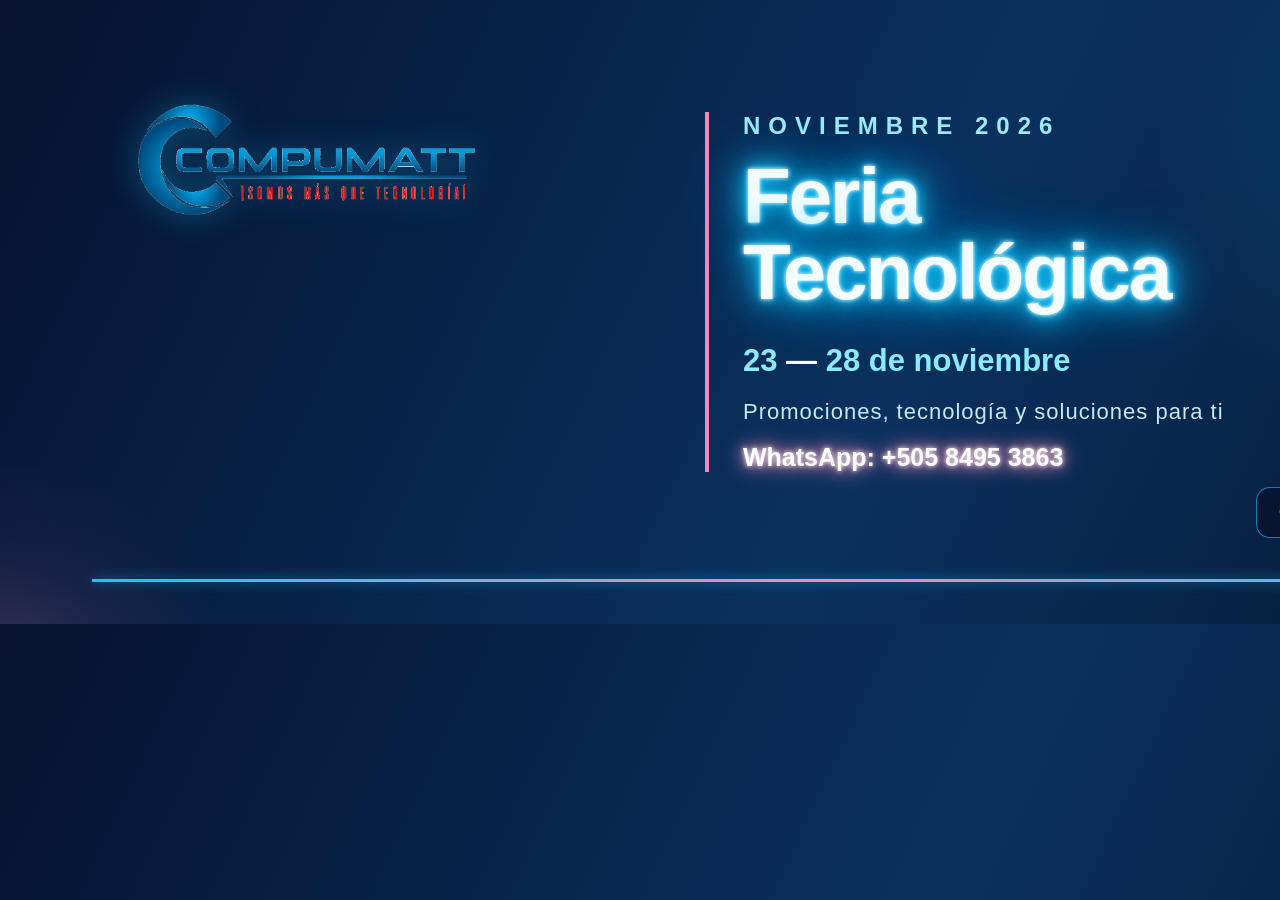
<file: assets/portada-facebook-noviembre.html>
<!doctype html><html lang="es"><head><meta charset="utf-8"><style>
*{box-sizing:border-box}html,body{margin:0;width:1640px;height:624px;overflow:hidden}body{font-family:Arial,Helvetica,sans-serif;background:linear-gradient(115deg,#06122e 0%,#0a315f 55%,#07162f 100%);color:#fff}.canvas{position:relative;width:1640px;height:624px;overflow:hidden;padding:70px 92px}.glow{position:absolute;width:620px;height:620px;right:-130px;top:-160px;border-radius:50%;background:radial-gradient(circle,#13c7ff55 0,#13c7ff14 38%,transparent 70%)}.glow2{position:absolute;width:480px;height:480px;left:-250px;bottom:-320px;border-radius:50%;background:radial-gradient(circle,#f58bb444 0,#f58bb410 42%,transparent 72%)}.line{position:absolute;left:92px;right:92px;bottom:42px;height:3px;background:linear-gradient(90deg,#13c7ff,#f58bb4,#13c7ff);box-shadow:0 0 12px #13c7ff99}.logo{position:absolute;left:92px;top:78px;width:425px;height:auto;filter:drop-shadow(0 0 16px #13c7ff55)}.copy{position:absolute;left:705px;top:112px;border-left:4px solid #f58bb4;padding-left:34px}.eyebrow{font-size:24px;letter-spacing:8px;color:#9eeaff;font-weight:800;text-transform:uppercase}.title{margin-top:18px;font-family:'Trebuchet MS',Arial,sans-serif;font-size:78px;line-height:.98;font-weight:900;letter-spacing:-2px;color:#f4fdff;text-shadow:0 0 4px #fff,0 0 10px #13c7ff,0 0 22px #13c7ff,0 0 40px #13c7ff,0 0 64px #0a9fe9}.title span{color:#f4fdff;text-shadow:0 0 4px #fff,0 0 10px #13c7ff,0 0 22px #13c7ff,0 0 40px #13c7ff,0 0 64px #0a9fe9}.dates{margin-top:32px;font-size:31px;font-weight:800;color:#fff}.dates b{color:#8ceaff}.tag{margin-top:20px;color:#c8e8f5;font-size:22px;letter-spacing:1px}.phone{margin-top:18px;color:#fff;font-size:25px;font-weight:900;text-shadow:0 0 5px #fff,0 0 14px #f58bb4,0 0 25px #f58bb4}.badge{position:absolute;right:98px;bottom:86px;padding:14px 22px;border:1px solid #13c7ff99;border-radius:14px;background:#06122ecc;color:#dff8ff;font-size:18px;font-weight:800;letter-spacing:1px}
</style></head><body><main class="canvas"><div class="glow"></div><div class="glow2"></div><img class="logo" src="../shared/logo-compumatt-transparent.png" alt="Compumatt"><section class="copy"><div class="eyebrow">Noviembre 2026</div><div class="title">Feria<br><span>Tecnológica</span></div><div class="dates"><b>23</b> — <b>28 de noviembre</b></div><div class="tag">Promociones, tecnología y soluciones para ti</div><div class="phone">WhatsApp: +505 8495 3863</div></section><div class="badge">Compumatt de Nicaragua</div><div class="line"></div></main></body></html>
</file>
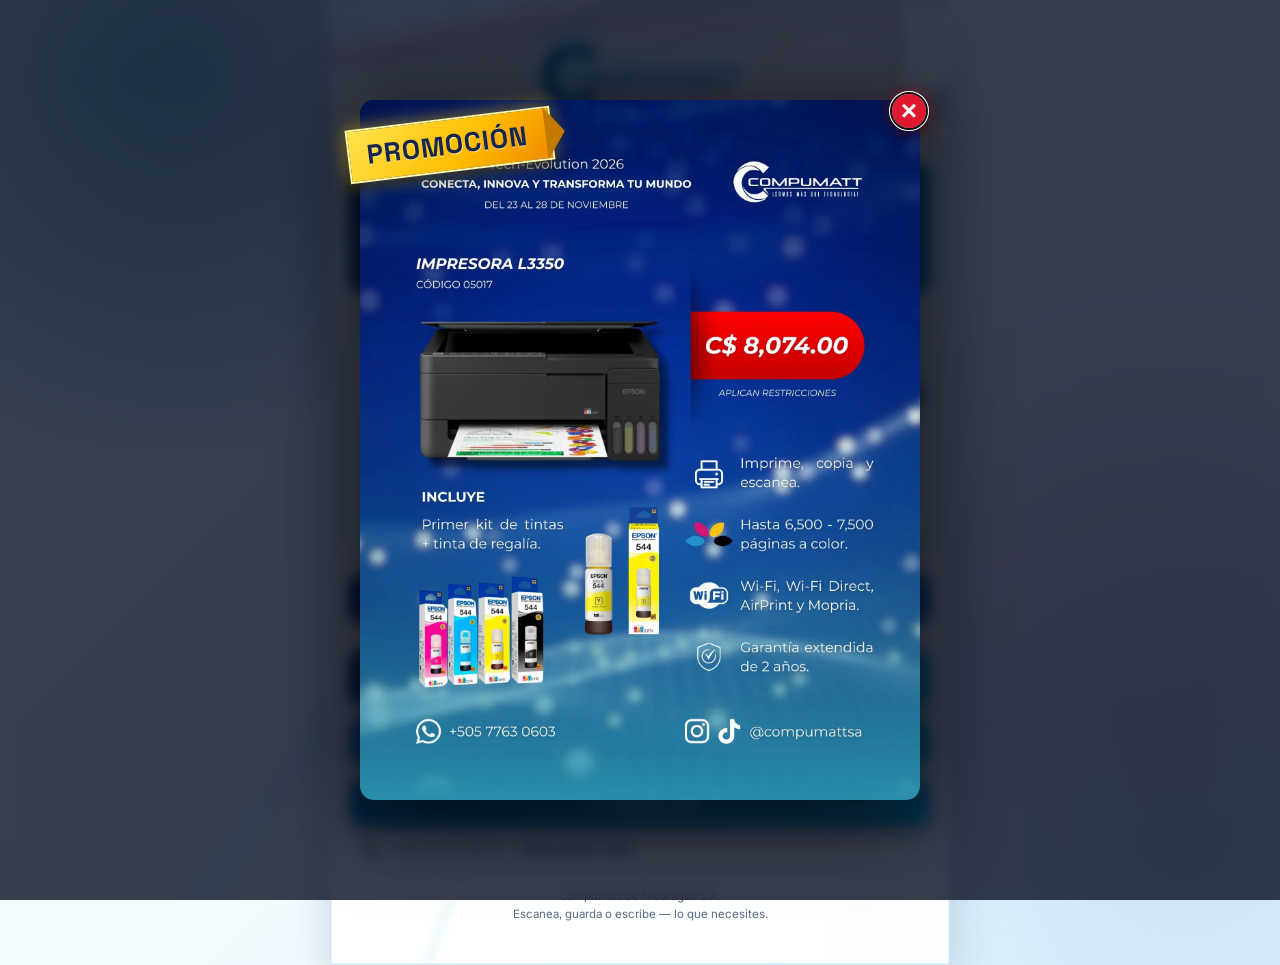
<file: ayling/v2.html>
<!DOCTYPE html>
<html lang="es">
<head>
<meta charset="UTF-8">
<meta name="viewport" content="width=device-width, initial-scale=1.0">
<title>Ayling | Compumatt — Catálogo Compumatt</title>
<meta name="description" content="Tarjeta digital futurista de Ayling en Compumatt: eventos, promociones, catálogo y WhatsApp.">
<meta property="og:type" content="website">
<meta property="og:site_name" content="Compumatt">
<meta property="og:title" content="Ayling | Compumatt — Catálogo Compumatt">
<meta property="og:description" content="Eventos, promociones, productos y contacto directo por WhatsApp.">
<meta property="og:url" content="https://asesorcompumattsa.github.io/ayling/v2.html">
<meta property="og:image" content="https://asesorcompumattsa.github.io/shared/logo-compumatt-transparent.png">
<meta name="theme-color" content="#06122e">
<link rel="preconnect" href="https://fonts.googleapis.com">
<link href="https://fonts.googleapis.com/css2?family=Space+Grotesk:wght@500;600;700&family=Inter:wght@400;500;600;700;800&display=swap" rel="stylesheet">
<style id="compumatt-critical-blueglass">
  body .card{visibility:hidden;opacity:0}
  body.tema-blue_glass .card{visibility:visible;opacity:1}
  #catOverlay{visibility:hidden;opacity:0}
  #catOverlay.show{visibility:visible;opacity:1}
</style>
<link rel="stylesheet" href="/shared/style.css?v=20261113-blackfriday3">
<link rel="manifest" href="/ayling/manifest.json?v=1">
<link rel="apple-touch-icon" href="/ayling/icon-192.png">
<meta name="mobile-web-app-capable" content="yes">
<meta name="apple-mobile-web-app-capable" content="yes">
<meta name="apple-mobile-web-app-title" content="Catálogo Compumatt">
<style>
  :root{--v2-bg:#020817;--v2-panel:#071b3b;--v2-cyan:#13c7ff;--v2-blue:#1677e8;--v2-red:#f21f3f;--v2-text:#f5fbff;--v2-muted:#a6c5e4}
  html,body{min-height:100%;background:var(--v2-bg)}
  body{display:block;padding:0;color:var(--v2-text);font-family:Inter,sans-serif;overflow-x:hidden}
  body::before{content:"";position:fixed;inset:0;pointer-events:none;background:radial-gradient(circle at 15% 8%,#0d5aa855,transparent 28%),radial-gradient(circle at 90% 72%,#e7193d1c,transparent 30%),linear-gradient(125deg,transparent 0 42%,#0db9f30e 43% 44%,transparent 45% 100%);z-index:0}
  .card{position:relative;z-index:1;width:min(100%,620px);max-width:620px;margin:0 auto;background:linear-gradient(180deg,#06122e 0%,#051531 52%,#020817 100%);border:0;border-radius:0;box-shadow:none;overflow:hidden;animation:none}
  .card::after{content:"";position:absolute;inset:0;pointer-events:none;border:1px solid #12bfff22;background:linear-gradient(110deg,transparent 0 45%,#12bfff0d 46% 46.5%,transparent 47% 100%);z-index:0}
  .logoBand{position:relative;z-index:1;height:150px;padding:22px 24px 18px;border:0;border-bottom:1px solid #4cd8ff55;background:#06122e;display:flex;align-items:center;justify-content:center;isolation:isolate}
  .logoBand::before{background:linear-gradient(90deg,rgba(2,8,23,.48),rgba(2,8,23,.64)),url('/shared/local-compumatt.png') center/cover no-repeat;opacity:1;filter:saturate(1.05)}
  .logoBand::after{content:"";position:absolute;inset:auto 9% 0;height:2px;background:linear-gradient(90deg,transparent,var(--v2-cyan),var(--v2-red),transparent);box-shadow:0 0 18px var(--v2-cyan);z-index:1}
  .logoBand img{width:min(58%,250px);max-width:250px;mix-blend-mode:normal;filter:drop-shadow(0 0 15px #13c7ff99);z-index:2}
  .event-banner{position:relative;z-index:3;margin:14px 18px 0;padding:12px 14px;border:1px solid #ff365c99;border-radius:16px;background:linear-gradient(115deg,#52132eaa,#122b59dd 58%,#07315cdd);box-shadow:0 0 22px #f21f3f33, inset 0 0 20px #13c7ff12;color:#fff}
  .event-banner[hidden]{display:none}
  .event-banner::after{content:"";position:absolute;inset:-1px;border-radius:16px;border:1px solid #13c7ff66;clip-path:polygon(0 0,35% 0,35% 2px,65% 2px,65% 0,100% 0,100% 100%,0 100%);pointer-events:none}
  .event-bell{width:42px;height:42px;flex:0 0 42px}.event-bell span{font-size:30px;filter:drop-shadow(0 0 7px #ff3b58)}
  .event-bell i{width:11px;height:11px;background:#ff2448;border:2px solid #fff;box-shadow:0 0 10px #ff2448}
  .event-copy strong{font-family:"Space Grotesk",sans-serif;letter-spacing:.03em;color:#fff}.event-copy span{color:#fff}.event-copy small{color:#fff}
  .header{position:relative;z-index:1;margin:14px 18px 0;padding:28px 150px 30px 24px;min-height:206px;border:1px solid #238edc88;border-radius:24px;background:linear-gradient(135deg,#0a1e49 0%,#0a3970 58%,#056f9a 100%);box-shadow:0 18px 40px #0007,inset 0 0 28px #13c7ff19;overflow:hidden}
  .header::before{content:"";position:absolute;inset:auto -50px -85px auto;width:250px;height:250px;border:20px solid #ffffff18;border-radius:50%;border-left-color:transparent;transform:rotate(-25deg)}
  .header::after{content:"";position:absolute;left:22px;right:22px;bottom:14px;height:1px;background:linear-gradient(90deg,transparent,#13c7ff,transparent)}
  .swoosh,.swoosh2{opacity:.35}.eyebrow{color:#8ceaff}.name{font-size:clamp(28px,7vw,40px);text-shadow:0 0 15px #13c7ff66}.role{color:#d6f3ff}.brandline{margin-top:22px}.brandline span{color:#fff}.brandline .mark{border-color:#fff;border-right-color:var(--v2-red);border-top-color:var(--v2-cyan)}
  .body{position:relative;z-index:1;padding:18px 18px 30px}.phone{background:#081d3d;border:1px solid #3c9edc66;color:var(--v2-muted);border-radius:14px;box-shadow:inset 0 0 15px #13c7ff0b}.phone strong{color:#fff}
  .offers-banner{margin:14px 0 0;border:1px solid #ffcf38aa;background:linear-gradient(115deg,#96152c,#f1263f 55%,#c37408);box-shadow:0 8px 24px #f21f3f44}.offers-banner:focus-visible{outline:2px solid #fff;outline-offset:2px}
  .actions{gap:10px}.btn{min-height:50px;border-radius:14px;border:1px solid #ffffff24;box-shadow:0 8px 18px #0004;font-weight:800}.btn-red{background:linear-gradient(120deg,#f21f3f,#a50d2a)}.btn-whatsapp-save{background:linear-gradient(120deg,#0d9445,#1ed760)}.btn-cyan{background:linear-gradient(120deg,#087de8,#11c5eb)}.btn-special{background:#102545;color:#dceeff;border-color:#4a6b8f}.btn-primary{background:linear-gradient(120deg,#102b5d,#157ee5)}
  .foot{color:#85a9cb}.card-mascot-welcome{top:20px;right:5px;transform:scale(1.06);transform-origin:top right}.card-mascot-welcome .mascot-bubble{border-color:#13c7ff;background:#eefaff;color:#06122e}
  .overlay{background:#020817bb;backdrop-filter:blur(10px)}.modal{background:#081d3d;color:#fff;border:1px solid #13c7ff77}.modal h2,.field label{color:#fff}.modal p.sub{color:#b8d1e9}.field input{background:#04132b;color:#fff;border-color:#2f638e}.btn-ghost{background:#102545;color:#d9edff;border-color:#477096}
  .cat-overlay{background:#020817cc;backdrop-filter:blur(10px)}.cat-drawer{background:#061630;border:1px solid #1cbcfb66}.cat-back{color:#59d8ff}.cat-close{background:#12345a;color:#d7f3ff}.cat-search-w input{background:#0c2448;color:#fff;border:1px solid #2b638e}.cat-tab{background:#0c2448;color:#bcd8ef}.cat-tab.active{background:#0a9fe9;color:#fff}.cat-grid{background:#061630}.prod-card{background:#0a2244;border:1px solid #1e5985;box-shadow:0 4px 13px #0004}.prod-name{color:#eaf7ff}.prod-price{color:#6cddff}.prod-img-w{background:#071a35}.det-box{background:#081d3d;border:1px solid #21bdf477}.det-body h3{color:#fff}.det-body p{color:#bdd3e8}.det-back{background:#102545;color:#dceeff}.det-price{color:#6cddff}.cat-mascot-welcome{background:linear-gradient(110deg,#0a315f,#0b6a8c);border:1px solid #13c7ff44}.cat-drawer .prod-img-w{background:#f2f5f8}.cat-drawer .prod-img-w img{object-fit:contain;padding:8px}.cat-drawer .service-card .prod-img-w{background:transparent;padding:0;overflow:hidden}.cat-drawer .service-card .prod-img-w img{width:100%;height:100%;padding:0;object-fit:cover;mix-blend-mode:normal;filter:none}
  .cat-drawer .cat-event-banner .event-copy strong,.cat-drawer .cat-event-banner .event-copy span,.cat-drawer .cat-event-banner .event-copy small{color:#fff!important}
  .header .card-mascot-welcome .mascot-bubble{display:none}
  .mascot-bubble{font-size:12px!important;font-weight:900!important;letter-spacing:.03em;box-shadow:0 0 14px #13c7ff99,0 0 24px #13c7ff55!important;text-shadow:0 0 5px #13c7ff55}
  .services-hero{position:relative;min-height:168px;margin:8px 14px 10px;padding:22px 16px;border:1px solid #ff7a1a99;border-radius:18px;overflow:hidden;background-image:linear-gradient(100deg,#071936cc,#0a4b70aa),url('/shared/taller-real-1.png'),url('/shared/taller-real-2.png');background-position:center,left top,right top;background-size:100% 100%,50% 100%,50% 100%;background-repeat:no-repeat;box-shadow:0 8px 22px #0007;display:flex;flex-direction:column;justify-content:center}
  .cat-drawer.services-mode .cat-handle{order:1}.cat-drawer.services-mode .services-hero{order:2}.cat-drawer.services-mode .cat-head{order:3}.cat-drawer.services-mode .cat-search-w{order:4}.cat-drawer.services-mode .cat-tabs{order:5}.cat-drawer.services-mode .cat-grid{order:6}
  .services-hero[hidden]{display:none}.services-hero strong{display:block;color:#fff;font:800 18px/1.1 'Space Grotesk',sans-serif;text-shadow:0 2px 5px #000}.services-hero p{margin:7px 0 13px;color:#fbe6d2;font-size:11px;line-height:1.35}.services-wa{display:inline-flex;align-items:center;gap:6px;padding:9px 12px;border-radius:10px;background:#18c96b;color:#fff;font-weight:800;font-size:11px;text-decoration:none;box-shadow:0 4px 10px #0005}
  .taller-fab{position:relative;margin:12px 0 0 0;z-index:9;display:block;width:84px;height:84px;padding:0;border:2px solid #13c7ff;border-radius:50%;background:#fff url("/shared/logo-servicios-tecnicos.png") center/cover no-repeat;box-shadow:0 5px 16px #0009,0 0 18px #13c7ff99;cursor:pointer;animation:tallerPulse 2.6s ease-in-out infinite}.taller-fab span{display:none}.taller-fab::after{content:"Centro de Servicio";position:absolute;left:96px;top:25px;padding:8px 11px;border:1px solid #13c7ff;border-radius:12px;background:#eefaff;color:#06122e;font:900 12px Inter,sans-serif;white-space:nowrap;box-shadow:0 0 14px #13c7ff99}.taller-fab::before{content:"";position:absolute;left:85px;top:42px;width:14px;height:14px;background:#eefaff;border-left:1px solid #13c7ff;border-bottom:1px solid #13c7ff;transform:rotate(45deg);z-index:-1}.taller-fab:focus-visible{outline:2px solid #fff;outline-offset:3px}@keyframes tallerPulse{0%,100%{transform:translateY(0)}50%{transform:translateY(-4px)}}
  @media(max-width:430px){.header{padding-right:126px;margin-left:12px;margin-right:12px}.body{padding-left:12px;padding-right:12px}.event-banner{margin-left:12px;margin-right:12px}.logoBand{height:132px}.card-mascot-welcome{transform:scale(.9);right:-3px}}
  @media(prefers-reduced-motion:reduce){.card-mascot-welcome img,.offers-banner,.offers-fire{animation:none}}
</style>
</head>
<body>
<div class="card">
  <div class="logoBand"><img src="/shared/logo-compumatt-transparent.png" alt="Compumatt"></div>
  <div class="event-banner" id="eventBanner" hidden aria-live="polite">
    <div class="event-bell" aria-hidden="true"><span>✦</span><i></i></div>
    <div class="event-copy"><strong id="eventTitle"></strong><span id="eventDates"></span><small id="eventSubtitle"></small><b id="eventCountdown" class="event-countdown" hidden></b></div>
    <div class="event-spark" aria-hidden="true">✦</div>
  </div>
  <div class="header">
    <div class="swoosh"></div><div class="swoosh2"></div>
    <p class="eyebrow" id="vendorRole">Asesora de ventas</p>
    <h1 class="name" id="vendorName">Ayling Torrez</h1>
    <p class="role">Equipos de oficina &amp; tecnología</p>
    <button class="taller-fab" id="tallerFab" type="button" aria-label="Abrir Servicios Técnicos"><span>🛠️</span> Taller</button>
  </div>
  <div class="body">
    <div class="actions">
      <button type="button" class="btn btn-red" id="openCatalog">📦 Ver catálogo completo</button>
      <div id="offersBanner" class="offers-banner" hidden role="button" tabindex="0" aria-label="Ver productos en oferta"><div class="offers-fire">🔥</div><div class="offers-copy"><strong>¡OFERTAS ESPECIALES!</strong><span>Descuentos por tiempo limitado</span></div><div class="offers-arrow">Ver ofertas&nbsp; →</div></div>
      <button type="button" class="btn btn-install" id="installAppBtn">📲 Instalar Catálogo Compumatt</button>
      <button type="button" class="btn btn-share-app" id="shareAppBtn">↗️ Compartir app</button>
    </div>
        <div class="phone">📞 &nbsp;Línea corporativa: <strong id="vendorPhone">+505 8785 2155</strong></div>
    <p class="foot">Compumatt de Nicaragua S.A.<br>Escanea, guarda o escribe — lo que necesites.</p>
  </div>
</div>
<div class="overlay" id="saveOverlay"><div class="modal"><h2>Guarda mi contacto</h2><p class="sub">Déjame tu nombre y teléfono para descargar mi tarjeta — y de una vez te guardo también como contacto mío por WhatsApp.</p><div class="field"><label for="visitorName">Tu nombre</label><input type="text" id="visitorName" placeholder="Ej. María Pérez"></div><div class="field"><label for="visitorPhone">Tu teléfono (WhatsApp)</label><input type="tel" id="visitorPhone" placeholder="Ej. 8888 8888"></div><div class="modal-actions"><button type="button" class="btn btn-ghost" id="cancelSave">Cancelar</button><button type="button" class="btn btn-primary" id="confirmSave">Guardar</button></div></div></div>
<div class="promo-overlay" id="blackFridayOverlay" aria-hidden="true" role="dialog" aria-modal="true" aria-label="Promoción Tech-Evolution 2026">
  <div class="promo-card">
    <div class="promo-ribbon" aria-hidden="true">PROMOCIÓN</div>
    <button class="promo-close" id="blackFridayClose" type="button" aria-label="Cerrar anuncio">×</button>
    <img src="/shared/black-friday-tech-evolution.webp" alt="Tech-Evolution 2026: impresora Epson L3350 en promoción" loading="eager">
  </div>
</div>
<div class="cat-overlay" id="catOverlay"><div class="cat-drawer"><div class="cat-handle"></div><div class="cat-head"><button class="cat-back" id="catBack" type="button">← Volver</button><button class="cat-close" id="catClose" type="button">✕</button></div><div class="cat-search-w"><input type="text" id="catSearch" placeholder="🔍 Buscar producto..."></div><div class="services-hero" id="servicesHero" hidden><div class="services-event-marquee" aria-label="Feria Tecnológica Compumatt"><span>✦ FERIA TECNOLÓGICA · 23 — 28 DE NOVIEMBRE ✦</span></div><strong>🛠️ Servicios Técnicos Compumatt</strong><p>Conoce nuestro taller y solicita mantenimiento, reparación y soporte técnico.</p><a class="services-wa" href="https://wa.me/50582493098?text=Hola%2C%20quiero%20informaci%C3%B3n%20sobre%20los%20Servicios%20T%C3%A9cnicos%20de%20Compumatt." target="_blank">💬 Escribir al WhatsApp del taller</a></div><div class="cat-tabs" id="catTabs"></div><div class="cat-grid" id="catGrid"></div></div></div>
<div class="det-overlay" id="detOverlay"><div class="det-box" id="detBox"></div></div>
<script>
var NOMBRE="Ayling";var NOMBRE_COMPLETO="Ayling Torrez";var ROL="Asesora de ventas";var TEL="+505 8785 2155";var WA="50587852155";
</script>
<script src="/shared/app.js?v=20261113-blackfriday3"></script>
<script src="/ayling/pwa-install.js?v=1"></script>
</body>
</html>
</file>
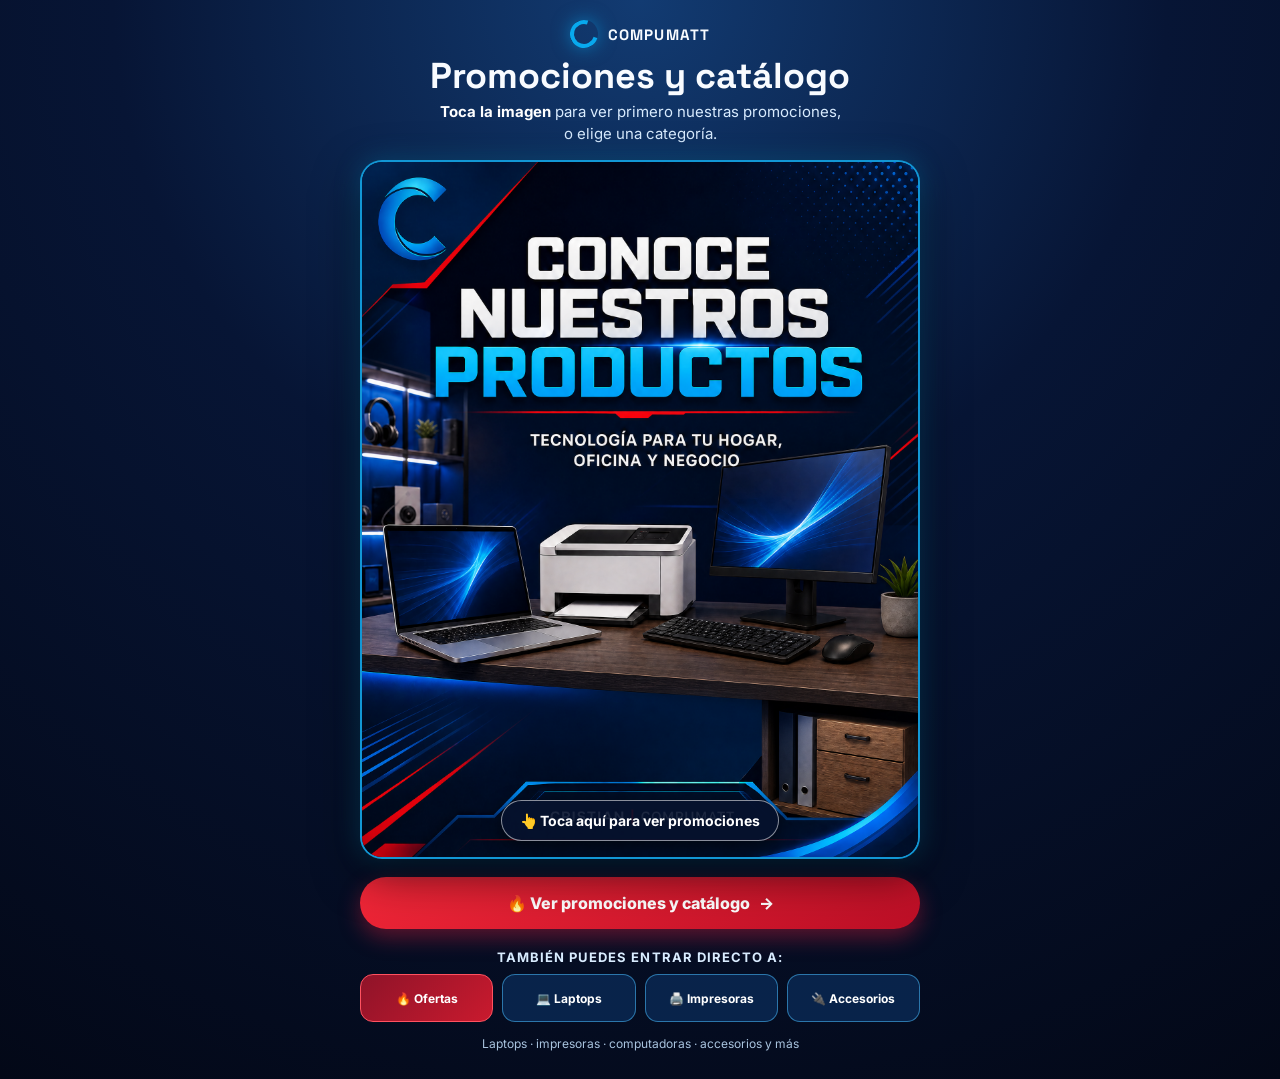
<file: cristian/entrada.html>
<!DOCTYPE html>
<html lang="es">
<head>
  <meta charset="UTF-8">
  <meta name="viewport" content="width=device-width, initial-scale=1.0">
  <title>Promociones y catálogo de Cristian | Compumatt</title>
  <meta name="description" content="Toca la imagen para ver promociones y entrar al catálogo digital de Cristian en Compumatt.">
  <meta property="og:type" content="website">
  <meta property="og:site_name" content="Compumatt">
  <meta property="og:title" content="Promociones y catálogo de Cristian | Compumatt">
  <meta property="og:description" content="Toca la imagen para ver promociones, laptops, impresoras, computadoras, accesorios y más.">
  <meta property="og:url" content="https://asesorcompumattsa.github.io/cristian/entrada.html">
  <meta property="og:image" content="https://asesorcompumattsa.github.io/shared/arte-facebook-catalogo-general-cristian-sin-boton.png">
  <meta property="og:image:width" content="1664">
  <meta property="og:image:height" content="2080">
  <meta property="og:image:alt" content="Promociones y catálogo de productos Compumatt con Cristian">
  <meta name="twitter:card" content="summary_large_image">
  <link rel="preconnect" href="https://fonts.googleapis.com">
  <link href="https://fonts.googleapis.com/css2?family=Space+Grotesk:wght@600;700&family=Inter:wght@500;600;700&display=swap" rel="stylesheet">
  <style>
    :root{color-scheme:dark;--navy:#06122e;--blue:#08a9ee;--red:#ef1d2d;--white:#f8fbff}
    *{box-sizing:border-box}
    body{margin:0;min-height:100vh;background:radial-gradient(circle at 50% 0,#123b72 0,#071535 42%,#030817 100%);color:var(--white);font-family:Inter,Arial,sans-serif;display:flex;justify-content:center;padding:18px 14px 28px}
    main{width:min(100%,560px);text-align:center}
    .brand{display:flex;align-items:center;justify-content:center;gap:10px;margin:2px 0 10px;font-family:"Space Grotesk",sans-serif;font-weight:700;letter-spacing:.08em;font-size:15px}
    .brand-mark{width:28px;height:28px;border:4px solid var(--blue);border-right-color:transparent;border-radius:50%;transform:rotate(-28deg);box-shadow:0 0 18px #08a9ee88}
    h1{font-family:"Space Grotesk",sans-serif;font-size:clamp(24px,7vw,36px);line-height:1.05;margin:8px 0 5px}
    .hint{margin:0 auto 16px;color:#d9ecff;font-size:15px;line-height:1.45;max-width:410px}
    .hint strong{color:#fff}
    .preview-link{display:block;position:relative;border-radius:22px;overflow:hidden;border:2px solid #16b8ffcc;box-shadow:0 15px 45px #0009,0 0 26px #08a9ee55;transition:transform .18s ease,box-shadow .18s ease;outline:none;background:#06122e}
    .preview-link:hover,.preview-link:focus-visible{transform:translateY(-2px);box-shadow:0 18px 52px #000b,0 0 32px #08a9ee88}
    .preview-link:active{transform:scale(.985)}
    .preview-link img{display:block;width:100%;height:auto}
    .tap-label{position:absolute;left:50%;bottom:16px;transform:translateX(-50%);width:max-content;max-width:calc(100% - 28px);padding:11px 18px;border-radius:999px;background:#06122ee8;border:1px solid #fff8;color:#fff;font-weight:700;font-size:14px;box-shadow:0 5px 18px #0008}
    .cta{display:flex;align-items:center;justify-content:center;gap:9px;margin:18px auto 12px;padding:16px 20px;border-radius:999px;background:linear-gradient(135deg,#ef2637,#bc0f26);color:#fff;text-decoration:none;font-weight:800;font-size:16px;box-shadow:0 8px 22px #e51d3c66;transition:transform .18s ease,filter .18s ease}
    .cta:hover,.cta:focus-visible{filter:brightness(1.08);transform:translateY(-2px)}
    .cta:active{transform:scale(.97)}
    .quick-title{margin:20px 0 9px;color:#d9ecff;font-size:13px;font-weight:700;text-transform:uppercase;letter-spacing:.08em}
    .quick-grid{display:grid;grid-template-columns:repeat(2,1fr);gap:9px}
    .quick{display:flex;align-items:center;justify-content:center;gap:7px;min-height:48px;padding:11px 8px;border-radius:13px;border:1px solid #49bfff88;background:#0b2a55cc;color:#fff;text-decoration:none;font-size:13px;font-weight:700;transition:transform .18s ease,background .18s ease}
    .quick:hover,.quick:focus-visible{background:#124477;transform:translateY(-2px)}
    .quick:active{transform:scale(.97)}
    .quick.offer{border-color:#ff5260;background:linear-gradient(135deg,#8f1329,#c91a2e)}
    .note{margin:14px 0 0;color:#a9c4df;font-size:12px}
    @media (min-width:460px){.quick-grid{grid-template-columns:repeat(4,1fr)}.quick{font-size:12px}}
    @media (prefers-reduced-motion:reduce){.preview-link,.cta,.quick{transition:none}}
  </style>
  <script async src="https://www.googletagmanager.com/gtag/js?id=G-QG0LRDGJH6"></script>
  <script>
    window.dataLayer=window.dataLayer||[];function gtag(){dataLayer.push(arguments)}
    gtag('js',new Date());
    gtag('config','G-QG0LRDGJH6',{page_title:'Landing promociones Cristian',origen:'whatsapp_landing'});
    function medirEntrada(categoria){gtag('event','clic_entrada_catalogo',{vendedor:'Cristian García',origen:'whatsapp_landing',categoria:categoria||'ofertas'});}
  </script>
</head>
<body>
  <main>
    <div class="brand"><span class="brand-mark" aria-hidden="true"></span><span>COMPUMATT</span></div>
    <h1>Promociones y catálogo</h1>
    <p class="hint"><strong>Toca la imagen</strong> para ver primero nuestras promociones, o elige una categoría.</p>
    <a class="preview-link" href="/cristian/?origen=whatsapp_landing&abrir=1&categoria=ofertas" onclick="medirEntrada('ofertas')" aria-label="Ver promociones y abrir el catálogo">
      <img src="/shared/arte-facebook-catalogo-general-cristian-sin-boton.png" alt="Promociones, laptops, impresoras, computadoras y accesorios de Compumatt">
      <span class="tap-label">👆 Toca aquí para ver promociones</span>
    </a>
    <a class="cta" href="/cristian/?origen=whatsapp_landing&abrir=1&categoria=ofertas" onclick="medirEntrada('ofertas')">🔥 Ver promociones y catálogo <span aria-hidden="true">→</span></a>
    <div class="quick-title">También puedes entrar directo a:</div>
    <nav class="quick-grid" aria-label="Categorías del catálogo">
      <a class="quick offer" href="/cristian/?origen=whatsapp_landing&abrir=1&categoria=ofertas" onclick="medirEntrada('ofertas')">🔥 Ofertas</a>
      <a class="quick" href="/cristian/?origen=whatsapp_landing&abrir=1&categoria=laptops" onclick="medirEntrada('laptops')">💻 Laptops</a>
      <a class="quick" href="/cristian/?origen=whatsapp_landing&abrir=1&categoria=impresora" onclick="medirEntrada('impresora')">🖨️ Impresoras</a>
      <a class="quick" href="/cristian/?origen=whatsapp_landing&abrir=1&categoria=accesorios" onclick="medirEntrada('accesorios')">🔌 Accesorios</a>
    </nav>
    <p class="note">Laptops · impresoras · computadoras · accesorios y más</p>
  </main>
</body>
</html>
</file>
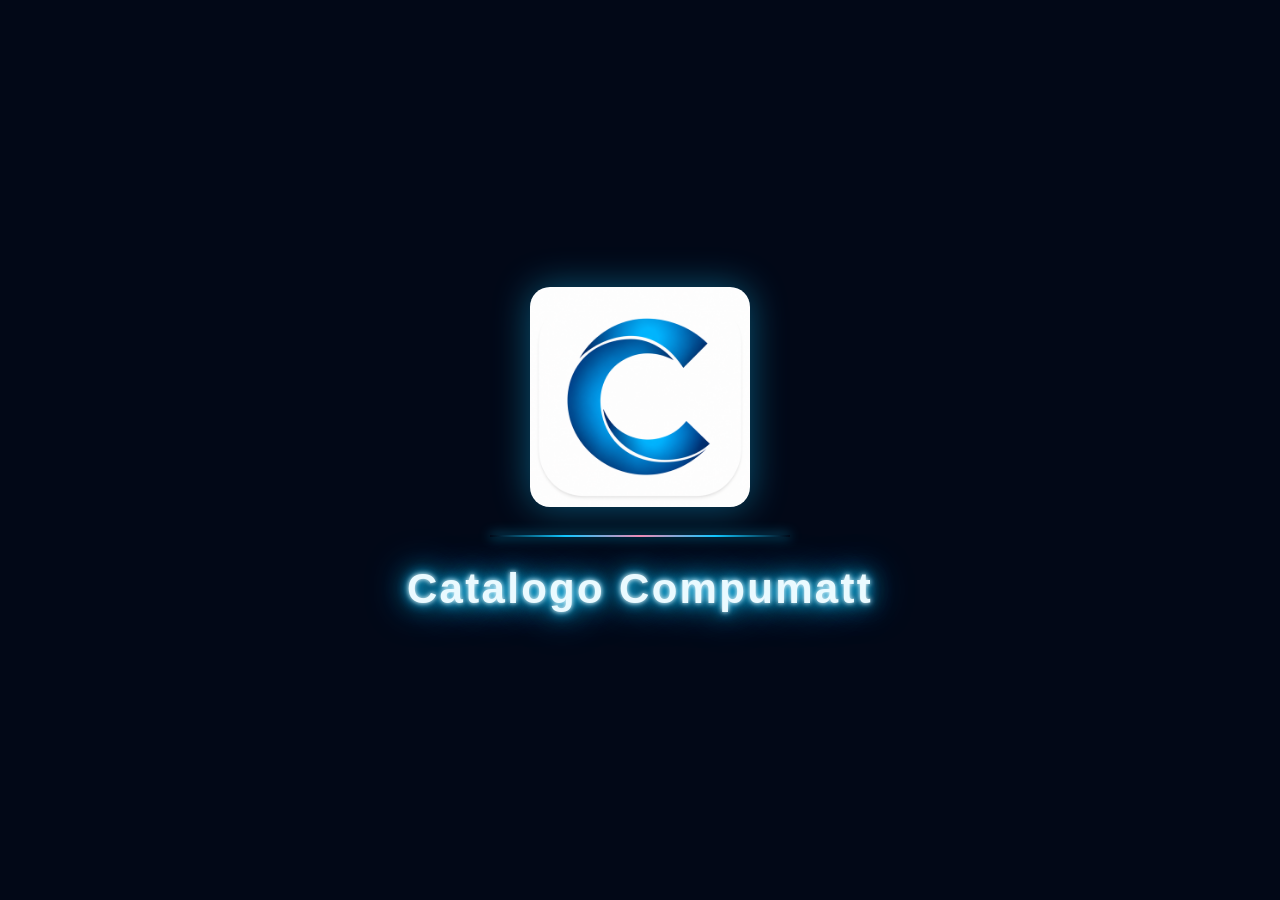
<file: cristian/splash.html>
<!doctype html>
<html lang="es">
<head>
<meta charset="utf-8">
<meta name="viewport" content="width=device-width,initial-scale=1,viewport-fit=cover">
<meta name="theme-color" content="#020817">
<title>Catalogo Compumatt</title>
<style>
:root{color-scheme:dark}
*{box-sizing:border-box}
html,body{margin:0;width:100%;height:100%;overflow:hidden;background:#020817}
body{display:grid;place-items:center;font-family:'Arial Rounded MT Bold','Trebuchet MS',sans-serif}
.splash{display:flex;flex-direction:column;align-items:center;justify-content:center;gap:28px;min-height:100%;width:100%;padding:24px;text-align:center;animation:appear .45s ease-out both}
.logo{width:min(52vw,220px);height:min(52vw,220px);object-fit:contain;border-radius:20px;filter:drop-shadow(0 0 18px #13c7ff66)}
h1{margin:0;color:#eafaff;font-size:clamp(25px,7vw,42px);font-weight:900;letter-spacing:.055em;text-transform:none;text-shadow:0 0 5px #fff,0 0 12px #13c7ff,0 0 25px #13c7ff,0 0 42px #0a9fe9}
.line{width:min(70vw,300px);height:2px;background:linear-gradient(90deg,transparent,#13c7ff,#f58bb4,#13c7ff,transparent);box-shadow:0 0 12px #13c7ff}
@keyframes appear{from{opacity:0;transform:scale(.96)}to{opacity:1;transform:scale(1)}}
@media(prefers-reduced-motion:reduce){.splash{animation:none}}
</style>
</head>
<body>
<main class="splash" aria-label="Catalogo Compumatt">
  <img class="logo" src="/cristian/icon-512.png" alt="Logo Compumatt">
  <div class="line" aria-hidden="true"></div>
  <h1>Catalogo Compumatt</h1>
</main>
<script>
setTimeout(function(){location.replace('/cristian/v2.html?origen=pwa');},1800);
</script>
</body>
</html>
</file>
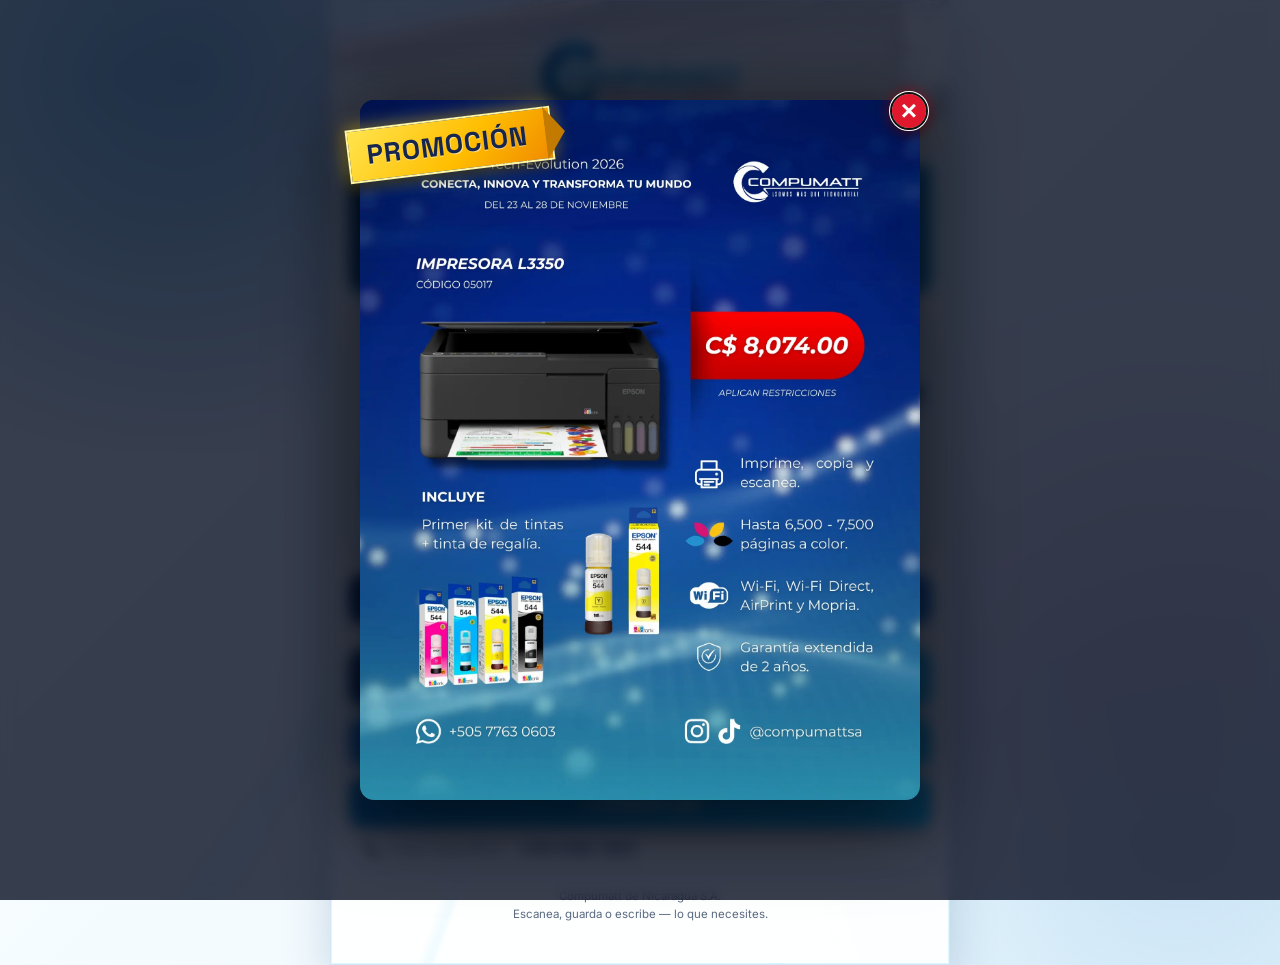
<file: cristian/v2.html>
<!DOCTYPE html>
<html lang="es">
<head>
<meta charset="UTF-8">
<meta name="viewport" content="width=device-width, initial-scale=1.0">
<title>Cristian | Compumatt — Catálogo Compumatt</title>
<meta name="description" content="Tarjeta digital futurista de Cristian en Compumatt: eventos, promociones, catálogo y WhatsApp.">
<meta property="og:type" content="website">
<meta property="og:site_name" content="Compumatt">
<meta property="og:title" content="Cristian | Compumatt — Catálogo Compumatt">
<meta property="og:description" content="Eventos, promociones, productos y contacto directo por WhatsApp.">
<meta property="og:url" content="https://asesorcompumattsa.github.io/cristian/v2.html">
<meta property="og:image" content="https://asesorcompumattsa.github.io/shared/logo-compumatt-transparent.png">
<meta name="theme-color" content="#06122e">
<link rel="preconnect" href="https://fonts.googleapis.com">
<link href="https://fonts.googleapis.com/css2?family=Space+Grotesk:wght@500;600;700&family=Inter:wght@400;500;600;700;800&display=swap" rel="stylesheet">
<style id="compumatt-critical-blueglass">
  body .card{visibility:hidden;opacity:0}
  body.tema-blue_glass .card{visibility:visible;opacity:1}
  #catOverlay{visibility:hidden;opacity:0}
  #catOverlay.show{visibility:visible;opacity:1}
</style>
<link rel="stylesheet" href="/shared/style.css?v=20261113-blackfriday3">
<link rel="manifest" href="/cristian/manifest.json?v=5">
<link rel="apple-touch-icon" href="/cristian/icon-192.png">
<meta name="mobile-web-app-capable" content="yes">
<meta name="apple-mobile-web-app-capable" content="yes">
<meta name="apple-mobile-web-app-title" content="Catalogo Compumatt">
<style>
  :root{--v2-bg:#020817;--v2-panel:#071b3b;--v2-cyan:#13c7ff;--v2-blue:#1677e8;--v2-red:#f21f3f;--v2-text:#f5fbff;--v2-muted:#a6c5e4}
  html,body{min-height:100%;background:var(--v2-bg)}
  body{display:block;padding:0;color:var(--v2-text);font-family:Inter,sans-serif;overflow-x:hidden}
  body::before{content:"";position:fixed;inset:0;pointer-events:none;background:radial-gradient(circle at 15% 8%,#0d5aa855,transparent 28%),radial-gradient(circle at 90% 72%,#e7193d1c,transparent 30%),linear-gradient(125deg,transparent 0 42%,#0db9f30e 43% 44%,transparent 45% 100%);z-index:0}
  .card{position:relative;z-index:1;width:min(100%,620px);max-width:620px;margin:0 auto;background:linear-gradient(180deg,#06122e 0%,#051531 52%,#020817 100%);border:0;border-radius:0;box-shadow:none;overflow:hidden;animation:none}
  .card::after{content:"";position:absolute;inset:0;pointer-events:none;border:1px solid #12bfff22;background:linear-gradient(110deg,transparent 0 45%,#12bfff0d 46% 46.5%,transparent 47% 100%);z-index:0}
  .logoBand{position:relative;z-index:1;height:150px;padding:22px 24px 18px;border:0;border-bottom:1px solid #4cd8ff55;background:#06122e;display:flex;align-items:center;justify-content:center;isolation:isolate}
  .logoBand::before{background:linear-gradient(90deg,rgba(2,8,23,.48),rgba(2,8,23,.64)),url('/shared/local-compumatt.png') center/cover no-repeat;opacity:1;filter:saturate(1.05)}
  .logoBand::after{content:"";position:absolute;inset:auto 9% 0;height:2px;background:linear-gradient(90deg,transparent,var(--v2-cyan),var(--v2-red),transparent);box-shadow:0 0 18px var(--v2-cyan);z-index:1}
  .logoBand img{width:min(58%,250px);max-width:250px;mix-blend-mode:normal;filter:drop-shadow(0 0 15px #13c7ff99);z-index:2}
  .event-banner{position:relative;z-index:3;margin:14px 18px 0;padding:12px 14px;border:1px solid #ff365c99;border-radius:16px;background:linear-gradient(115deg,#52132eaa,#122b59dd 58%,#07315cdd);box-shadow:0 0 22px #f21f3f33, inset 0 0 20px #13c7ff12;color:#fff}
  .event-banner[hidden]{display:none}
  .event-banner::after{content:"";position:absolute;inset:-1px;border-radius:16px;border:1px solid #13c7ff66;clip-path:polygon(0 0,35% 0,35% 2px,65% 2px,65% 0,100% 0,100% 100%,0 100%);pointer-events:none}
  .event-bell{width:42px;height:42px;flex:0 0 42px}.event-bell span{font-size:30px;filter:drop-shadow(0 0 7px #ff3b58)}
  .event-bell i{width:11px;height:11px;background:#ff2448;border:2px solid #fff;box-shadow:0 0 10px #ff2448}
  .event-copy strong{font-family:"Space Grotesk",sans-serif;letter-spacing:.03em;color:#fff}.event-copy span{color:#fff}.event-copy small{color:#fff}
  .header{position:relative;z-index:1;margin:14px 18px 0;padding:28px 150px 30px 24px;min-height:206px;border:1px solid #238edc88;border-radius:24px;background:linear-gradient(135deg,#0a1e49 0%,#0a3970 58%,#056f9a 100%);box-shadow:0 18px 40px #0007,inset 0 0 28px #13c7ff19;overflow:hidden}
  .header::before{content:"";position:absolute;inset:auto -50px -85px auto;width:250px;height:250px;border:20px solid #ffffff18;border-radius:50%;border-left-color:transparent;transform:rotate(-25deg)}
  .header::after{content:"";position:absolute;left:22px;right:22px;bottom:14px;height:1px;background:linear-gradient(90deg,transparent,#13c7ff,transparent)}
  .swoosh,.swoosh2{opacity:.35}.eyebrow{color:#8ceaff}.name{font-size:clamp(28px,7vw,40px);text-shadow:0 0 15px #13c7ff66}.role{color:#d6f3ff}.brandline{margin-top:22px}.brandline span{color:#fff}.brandline .mark{border-color:#fff;border-right-color:var(--v2-red);border-top-color:var(--v2-cyan)}
  .body{position:relative;z-index:1;padding:18px 18px 30px}.phone{background:#081d3d;border:1px solid #3c9edc66;color:var(--v2-muted);border-radius:14px;box-shadow:inset 0 0 15px #13c7ff0b}.phone strong{color:#fff}
  .offers-banner{margin:14px 0 0;border:1px solid #ffcf38aa;background:linear-gradient(115deg,#96152c,#f1263f 55%,#c37408);box-shadow:0 8px 24px #f21f3f44}.offers-banner:focus-visible{outline:2px solid #fff;outline-offset:2px}
  .actions{gap:10px}.btn{min-height:50px;border-radius:14px;border:1px solid #ffffff24;box-shadow:0 8px 18px #0004;font-weight:800}.btn-red{background:linear-gradient(120deg,#f21f3f,#a50d2a)}.btn-whatsapp-save{background:linear-gradient(120deg,#0d9445,#1ed760)}.btn-cyan{background:linear-gradient(120deg,#087de8,#11c5eb)}.btn-special{background:#102545;color:#dceeff;border-color:#4a6b8f}.btn-primary{background:linear-gradient(120deg,#102b5d,#157ee5)}
  .foot{color:#85a9cb}.card-mascot-welcome{top:20px;right:5px;transform:scale(1.06);transform-origin:top right}.card-mascot-welcome .mascot-bubble{border-color:#13c7ff;background:#eefaff;color:#06122e}
  .overlay{background:#020817bb;backdrop-filter:blur(10px)}.modal{background:#081d3d;color:#fff;border:1px solid #13c7ff77}.modal h2,.field label{color:#fff}.modal p.sub{color:#b8d1e9}.field input{background:#04132b;color:#fff;border-color:#2f638e}.btn-ghost{background:#102545;color:#d9edff;border-color:#477096}
  .cat-overlay{background:#020817cc;backdrop-filter:blur(10px)}.cat-drawer{background:#061630;border:1px solid #1cbcfb66}.cat-back{color:#59d8ff}.cat-close{background:#12345a;color:#d7f3ff}.cat-search-w input{background:#0c2448;color:#fff;border:1px solid #2b638e}.cat-tab{background:#0c2448;color:#bcd8ef}.cat-tab.active{background:#0a9fe9;color:#fff}.cat-grid{background:#061630}.prod-card{background:#0a2244;border:1px solid #1e5985;box-shadow:0 4px 13px #0004}.prod-name{color:#eaf7ff}.prod-price{color:#6cddff}.prod-img-w{background:#071a35}.det-box{background:#081d3d;border:1px solid #21bdf477}.det-body h3{color:#fff}.det-body p{color:#bdd3e8}.det-back{background:#102545;color:#dceeff}.det-price{color:#6cddff}.cat-mascot-welcome{background:linear-gradient(110deg,#0a315f,#0b6a8c);border:1px solid #13c7ff44}.cat-drawer .prod-img-w{background:#f2f5f8}.cat-drawer .prod-img-w img{object-fit:contain;padding:8px}.cat-drawer .service-card .prod-img-w{background:transparent;padding:0;overflow:hidden}.cat-drawer .service-card .prod-img-w img{width:100%;height:100%;padding:0;object-fit:cover;mix-blend-mode:normal;filter:none}
  .cat-drawer .cat-event-banner .event-copy strong,.cat-drawer .cat-event-banner .event-copy span,.cat-drawer .cat-event-banner .event-copy small{color:#fff!important}
  .header .card-mascot-welcome .mascot-bubble{display:none}
  .mascot-bubble{font-size:12px!important;font-weight:900!important;letter-spacing:.03em;box-shadow:0 0 14px #13c7ff99,0 0 24px #13c7ff55!important;text-shadow:0 0 5px #13c7ff55}
  .services-hero{position:relative;min-height:168px;margin:8px 14px 10px;padding:22px 16px;border:1px solid #ff7a1a99;border-radius:18px;overflow:hidden;background-image:linear-gradient(100deg,#071936cc,#0a4b70aa),url('/shared/taller-real-1.png'),url('/shared/taller-real-2.png');background-position:center,left top,right top;background-size:100% 100%,50% 100%,50% 100%;background-repeat:no-repeat;box-shadow:0 8px 22px #0007;display:flex;flex-direction:column;justify-content:center}
  .cat-drawer.services-mode .cat-handle{order:1}.cat-drawer.services-mode .services-hero{order:2}.cat-drawer.services-mode .cat-head{order:3}.cat-drawer.services-mode .cat-search-w{order:4}.cat-drawer.services-mode .cat-tabs{order:5}.cat-drawer.services-mode .cat-grid{order:6}
  .services-hero[hidden]{display:none}.services-hero strong{display:block;color:#fff;font:800 18px/1.1 'Space Grotesk',sans-serif;text-shadow:0 2px 5px #000}.services-hero p{margin:7px 0 13px;color:#fbe6d2;font-size:11px;line-height:1.35}.services-wa{display:inline-flex;align-items:center;gap:6px;padding:9px 12px;border-radius:10px;background:#18c96b;color:#fff;font-weight:800;font-size:11px;text-decoration:none;box-shadow:0 4px 10px #0005}
  .taller-fab{position:relative;margin:12px 0 0 0;z-index:9;display:block;width:84px;height:84px;padding:0;border:2px solid #13c7ff;border-radius:50%;background:#fff url("/shared/logo-servicios-tecnicos.png") center/cover no-repeat;box-shadow:0 5px 16px #0009,0 0 18px #13c7ff99;cursor:pointer;animation:tallerPulse 2.6s ease-in-out infinite}.taller-fab span{display:none}.taller-fab::after{content:"Centro de Servicio";position:absolute;left:96px;top:25px;padding:8px 11px;border:1px solid #13c7ff;border-radius:12px;background:#eefaff;color:#06122e;font:900 12px Inter,sans-serif;white-space:nowrap;box-shadow:0 0 14px #13c7ff99}.taller-fab::before{content:"";position:absolute;left:85px;top:42px;width:14px;height:14px;background:#eefaff;border-left:1px solid #13c7ff;border-bottom:1px solid #13c7ff;transform:rotate(45deg);z-index:-1}.taller-fab:focus-visible{outline:2px solid #fff;outline-offset:3px}@keyframes tallerPulse{0%,100%{transform:translateY(0)}50%{transform:translateY(-4px)}}
  @media(max-width:430px){.header{padding-right:126px;margin-left:12px;margin-right:12px}.body{padding-left:12px;padding-right:12px}.event-banner{margin-left:12px;margin-right:12px}.logoBand{height:132px}.card-mascot-welcome{transform:scale(.9);right:-3px}}
  @media(prefers-reduced-motion:reduce){.card-mascot-welcome img,.offers-banner,.offers-fire{animation:none}}

  .btn-install{background:linear-gradient(120deg,#b92e69,#f58bb4);color:#fff;border-color:#ffb8d5;box-shadow:0 8px 20px #d94b8c55}
  .btn-install:disabled{opacity:.8}
</style>
</head>
<body>
<div class="card">
  <div class="logoBand"><img src="/shared/logo-compumatt-transparent.png" alt="Compumatt"></div>
  <div class="event-banner" id="eventBanner" hidden aria-live="polite">
    <div class="event-bell" aria-hidden="true"><span>✦</span><i></i></div>
    <div class="event-copy"><strong id="eventTitle"></strong><span id="eventDates"></span><small id="eventSubtitle"></small><b id="eventCountdown" class="event-countdown" hidden></b></div>
    <div class="event-spark" aria-hidden="true">✦</div>
  </div>
  <div class="header">
    <div class="swoosh"></div><div class="swoosh2"></div>
    <p class="eyebrow" id="vendorRole">Asesor de ventas</p>
    <h1 class="name" id="vendorName">Cristian García</h1>
    <p class="role">Equipos de oficina &amp; tecnología</p>
    <button class="taller-fab" id="tallerFab" type="button" aria-label="Abrir Servicios Técnicos"><span>🛠️</span> Taller</button>
  </div>
  <div class="body">
    <div class="actions">
      <button type="button" class="btn btn-red" id="openCatalog">📦 Ver catálogo completo</button>
      <div id="offersBanner" class="offers-banner" hidden role="button" tabindex="0" aria-label="Ver productos en oferta"><div class="offers-fire">🔥</div><div class="offers-copy"><strong>¡OFERTAS ESPECIALES!</strong><span>Descuentos por tiempo limitado</span></div><div class="offers-arrow">Ver ofertas&nbsp; →</div></div>
      <button type="button" class="btn btn-install" id="installAppBtn">📲 Instalar Catálogo Compumatt</button>
      <button type="button" class="btn btn-share-app" id="shareAppBtn">↗️ Compartir app</button>
    </div>
        <div class="phone">📞 &nbsp;Línea corporativa: <strong id="vendorPhone">+505 8495 3863</strong></div>
    <p class="foot">Compumatt de Nicaragua S.A.<br>Escanea, guarda o escribe — lo que necesites.</p>
  </div>
</div>
<div class="overlay" id="saveOverlay"><div class="modal"><h2>Guarda mi contacto</h2><p class="sub">Déjame tu nombre y teléfono para descargar mi tarjeta — y de una vez te guardo también como contacto mío por WhatsApp.</p><div class="field"><label for="visitorName">Tu nombre</label><input type="text" id="visitorName" placeholder="Ej. María Pérez"></div><div class="field"><label for="visitorPhone">Tu teléfono (WhatsApp)</label><input type="tel" id="visitorPhone" placeholder="Ej. 8888 8888"></div><div class="modal-actions"><button type="button" class="btn btn-ghost" id="cancelSave">Cancelar</button><button type="button" class="btn btn-primary" id="confirmSave">Guardar</button></div></div></div>
<div class="promo-overlay" id="blackFridayOverlay" aria-hidden="true" role="dialog" aria-modal="true" aria-label="Promoción Tech-Evolution 2026">
  <div class="promo-card">
    <div class="promo-ribbon" aria-hidden="true">PROMOCIÓN</div>
    <button class="promo-close" id="blackFridayClose" type="button" aria-label="Cerrar anuncio">×</button>
    <img src="/shared/black-friday-tech-evolution.webp" alt="Tech-Evolution 2026: impresora Epson L3350 en promoción" loading="eager">
  </div>
</div>
<div class="cat-overlay" id="catOverlay"><div class="cat-drawer"><div class="cat-handle"></div><div class="cat-head"><button class="cat-back" id="catBack" type="button">← Volver</button><button class="cat-close" id="catClose" type="button">✕</button></div><div class="cat-search-w"><input type="text" id="catSearch" placeholder="🔍 Buscar producto..."></div><div class="services-hero" id="servicesHero" hidden><div class="services-event-marquee" aria-label="Feria Tecnológica Compumatt"><span>✦ FERIA TECNOLÓGICA · 23 — 28 DE NOVIEMBRE ✦</span></div><strong>🛠️ Servicios Técnicos Compumatt</strong><p>Conoce nuestro taller y solicita mantenimiento, reparación y soporte técnico.</p><a class="services-wa" href="https://wa.me/50582493098?text=Hola%2C%20quiero%20informaci%C3%B3n%20sobre%20los%20Servicios%20T%C3%A9cnicos%20de%20Compumatt." target="_blank">💬 Escribir al WhatsApp del taller</a></div><div class="cat-tabs" id="catTabs"></div><div class="cat-grid" id="catGrid"></div></div></div>
<div class="det-overlay" id="detOverlay"><div class="det-box" id="detBox"></div></div>
<script>
var NOMBRE="Cristian";var NOMBRE_COMPLETO="Cristian García";var ROL="Asesor de ventas";var TEL="+505 8495 3863";var WA="50584953863";
</script>
<script src="/shared/app.js?v=20261113-blackfriday3"></script>
<script src="/cristian/pwa-install.js"></script>
</body>
</html>
</file>
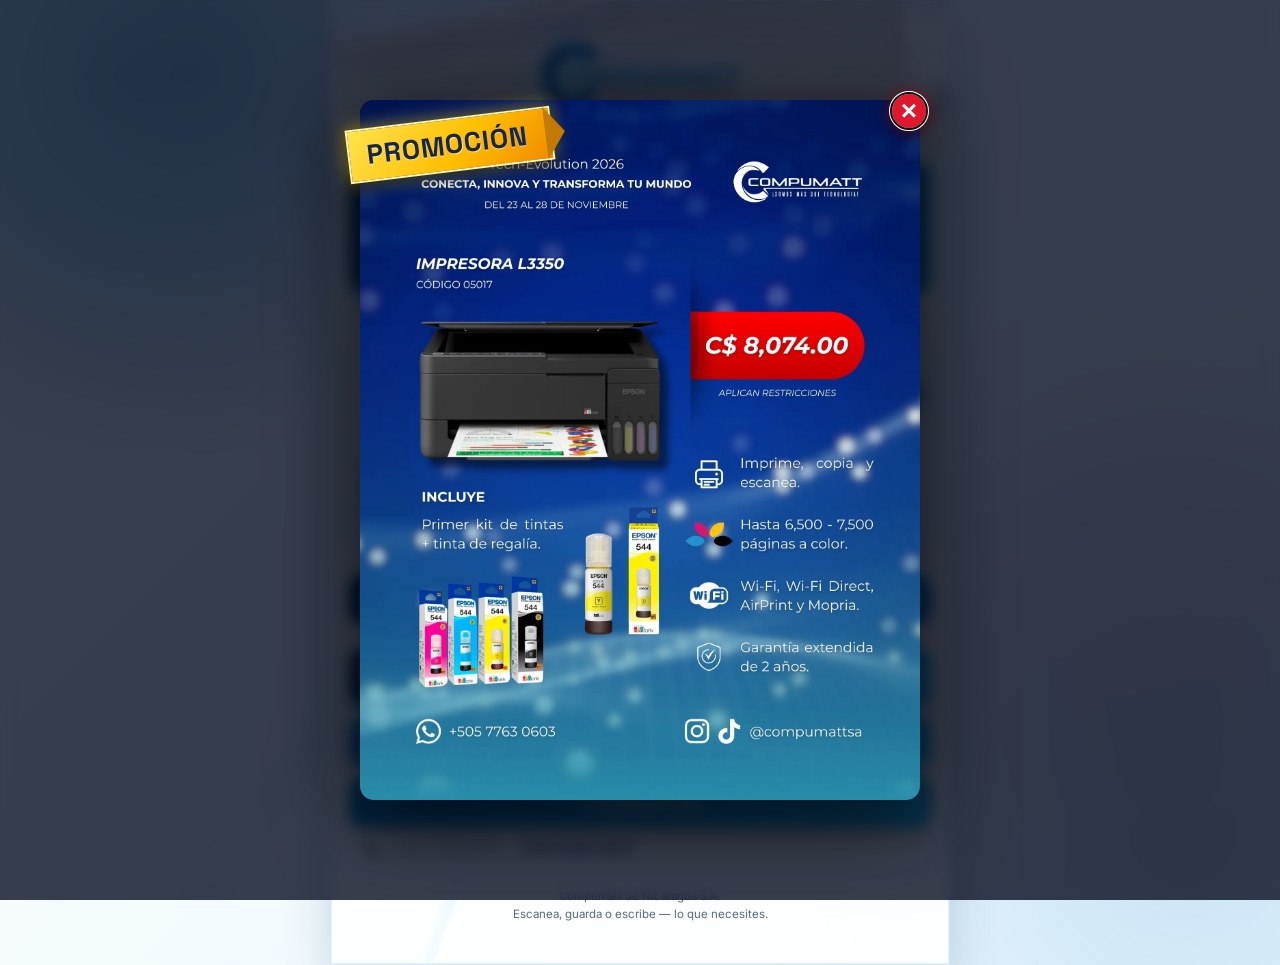
<file: luis/v2.html>
<!DOCTYPE html>
<html lang="es">
<head>
<meta charset="UTF-8">
<meta name="viewport" content="width=device-width, initial-scale=1.0">
<title>Luis | Compumatt — Catálogo Compumatt</title>
<meta name="description" content="Tarjeta digital futurista de Luis en Compumatt: eventos, promociones, catálogo y WhatsApp.">
<meta property="og:type" content="website">
<meta property="og:site_name" content="Compumatt">
<meta property="og:title" content="Luis | Compumatt — Catálogo Compumatt">
<meta property="og:description" content="Eventos, promociones, productos y contacto directo por WhatsApp.">
<meta property="og:url" content="https://asesorcompumattsa.github.io/luis/v2.html">
<meta property="og:image" content="https://asesorcompumattsa.github.io/shared/logo-compumatt-transparent.png">
<meta name="theme-color" content="#06122e">
<link rel="preconnect" href="https://fonts.googleapis.com">
<link href="https://fonts.googleapis.com/css2?family=Space+Grotesk:wght@500;600;700&family=Inter:wght@400;500;600;700;800&display=swap" rel="stylesheet">
<style id="compumatt-critical-blueglass">
  body .card{visibility:hidden;opacity:0}
  body.tema-blue_glass .card{visibility:visible;opacity:1}
  #catOverlay{visibility:hidden;opacity:0}
  #catOverlay.show{visibility:visible;opacity:1}
</style>
<link rel="stylesheet" href="/shared/style.css?v=20261113-blackfriday3">
<link rel="manifest" href="/luis/manifest.json?v=1">
<link rel="apple-touch-icon" href="/luis/icon-192.png">
<meta name="mobile-web-app-capable" content="yes">
<meta name="apple-mobile-web-app-capable" content="yes">
<meta name="apple-mobile-web-app-title" content="Catálogo Compumatt">
<style>
  :root{--v2-bg:#020817;--v2-panel:#071b3b;--v2-cyan:#13c7ff;--v2-blue:#1677e8;--v2-red:#f21f3f;--v2-text:#f5fbff;--v2-muted:#a6c5e4}
  html,body{min-height:100%;background:var(--v2-bg)}
  body{display:block;padding:0;color:var(--v2-text);font-family:Inter,sans-serif;overflow-x:hidden}
  body::before{content:"";position:fixed;inset:0;pointer-events:none;background:radial-gradient(circle at 15% 8%,#0d5aa855,transparent 28%),radial-gradient(circle at 90% 72%,#e7193d1c,transparent 30%),linear-gradient(125deg,transparent 0 42%,#0db9f30e 43% 44%,transparent 45% 100%);z-index:0}
  .card{position:relative;z-index:1;width:min(100%,620px);max-width:620px;margin:0 auto;background:linear-gradient(180deg,#06122e 0%,#051531 52%,#020817 100%);border:0;border-radius:0;box-shadow:none;overflow:hidden;animation:none}
  .card::after{content:"";position:absolute;inset:0;pointer-events:none;border:1px solid #12bfff22;background:linear-gradient(110deg,transparent 0 45%,#12bfff0d 46% 46.5%,transparent 47% 100%);z-index:0}
  .logoBand{position:relative;z-index:1;height:150px;padding:22px 24px 18px;border:0;border-bottom:1px solid #4cd8ff55;background:#06122e;display:flex;align-items:center;justify-content:center;isolation:isolate}
  .logoBand::before{background:linear-gradient(90deg,rgba(2,8,23,.48),rgba(2,8,23,.64)),url('/shared/local-compumatt.png') center/cover no-repeat;opacity:1;filter:saturate(1.05)}
  .logoBand::after{content:"";position:absolute;inset:auto 9% 0;height:2px;background:linear-gradient(90deg,transparent,var(--v2-cyan),var(--v2-red),transparent);box-shadow:0 0 18px var(--v2-cyan);z-index:1}
  .logoBand img{width:min(58%,250px);max-width:250px;mix-blend-mode:normal;filter:drop-shadow(0 0 15px #13c7ff99);z-index:2}
  .event-banner{position:relative;z-index:3;margin:14px 18px 0;padding:12px 14px;border:1px solid #ff365c99;border-radius:16px;background:linear-gradient(115deg,#52132eaa,#122b59dd 58%,#07315cdd);box-shadow:0 0 22px #f21f3f33, inset 0 0 20px #13c7ff12;color:#fff}
  .event-banner[hidden]{display:none}
  .event-banner::after{content:"";position:absolute;inset:-1px;border-radius:16px;border:1px solid #13c7ff66;clip-path:polygon(0 0,35% 0,35% 2px,65% 2px,65% 0,100% 0,100% 100%,0 100%);pointer-events:none}
  .event-bell{width:42px;height:42px;flex:0 0 42px}.event-bell span{font-size:30px;filter:drop-shadow(0 0 7px #ff3b58)}
  .event-bell i{width:11px;height:11px;background:#ff2448;border:2px solid #fff;box-shadow:0 0 10px #ff2448}
  .event-copy strong{font-family:"Space Grotesk",sans-serif;letter-spacing:.03em;color:#fff}.event-copy span{color:#fff}.event-copy small{color:#fff}
  .header{position:relative;z-index:1;margin:14px 18px 0;padding:28px 150px 30px 24px;min-height:206px;border:1px solid #238edc88;border-radius:24px;background:linear-gradient(135deg,#0a1e49 0%,#0a3970 58%,#056f9a 100%);box-shadow:0 18px 40px #0007,inset 0 0 28px #13c7ff19;overflow:hidden}
  .header::before{content:"";position:absolute;inset:auto -50px -85px auto;width:250px;height:250px;border:20px solid #ffffff18;border-radius:50%;border-left-color:transparent;transform:rotate(-25deg)}
  .header::after{content:"";position:absolute;left:22px;right:22px;bottom:14px;height:1px;background:linear-gradient(90deg,transparent,#13c7ff,transparent)}
  .swoosh,.swoosh2{opacity:.35}.eyebrow{color:#8ceaff}.name{font-size:clamp(28px,7vw,40px);text-shadow:0 0 15px #13c7ff66}.role{color:#d6f3ff}.brandline{margin-top:22px}.brandline span{color:#fff}.brandline .mark{border-color:#fff;border-right-color:var(--v2-red);border-top-color:var(--v2-cyan)}
  .body{position:relative;z-index:1;padding:18px 18px 30px}.phone{background:#081d3d;border:1px solid #3c9edc66;color:var(--v2-muted);border-radius:14px;box-shadow:inset 0 0 15px #13c7ff0b}.phone strong{color:#fff}
  .offers-banner{margin:14px 0 0;border:1px solid #ffcf38aa;background:linear-gradient(115deg,#96152c,#f1263f 55%,#c37408);box-shadow:0 8px 24px #f21f3f44}.offers-banner:focus-visible{outline:2px solid #fff;outline-offset:2px}
  .actions{gap:10px}.btn{min-height:50px;border-radius:14px;border:1px solid #ffffff24;box-shadow:0 8px 18px #0004;font-weight:800}.btn-red{background:linear-gradient(120deg,#f21f3f,#a50d2a)}.btn-whatsapp-save{background:linear-gradient(120deg,#0d9445,#1ed760)}.btn-cyan{background:linear-gradient(120deg,#087de8,#11c5eb)}.btn-special{background:#102545;color:#dceeff;border-color:#4a6b8f}.btn-primary{background:linear-gradient(120deg,#102b5d,#157ee5)}
  .foot{color:#85a9cb}.card-mascot-welcome{top:20px;right:5px;transform:scale(1.06);transform-origin:top right}.card-mascot-welcome .mascot-bubble{border-color:#13c7ff;background:#eefaff;color:#06122e}
  .overlay{background:#020817bb;backdrop-filter:blur(10px)}.modal{background:#081d3d;color:#fff;border:1px solid #13c7ff77}.modal h2,.field label{color:#fff}.modal p.sub{color:#b8d1e9}.field input{background:#04132b;color:#fff;border-color:#2f638e}.btn-ghost{background:#102545;color:#d9edff;border-color:#477096}
  .cat-overlay{background:#020817cc;backdrop-filter:blur(10px)}.cat-drawer{background:#061630;border:1px solid #1cbcfb66}.cat-back{color:#59d8ff}.cat-close{background:#12345a;color:#d7f3ff}.cat-search-w input{background:#0c2448;color:#fff;border:1px solid #2b638e}.cat-tab{background:#0c2448;color:#bcd8ef}.cat-tab.active{background:#0a9fe9;color:#fff}.cat-grid{background:#061630}.prod-card{background:#0a2244;border:1px solid #1e5985;box-shadow:0 4px 13px #0004}.prod-name{color:#eaf7ff}.prod-price{color:#6cddff}.prod-img-w{background:#071a35}.det-box{background:#081d3d;border:1px solid #21bdf477}.det-body h3{color:#fff}.det-body p{color:#bdd3e8}.det-back{background:#102545;color:#dceeff}.det-price{color:#6cddff}.cat-mascot-welcome{background:linear-gradient(110deg,#0a315f,#0b6a8c);border:1px solid #13c7ff44}.cat-drawer .prod-img-w{background:#f2f5f8}.cat-drawer .prod-img-w img{object-fit:contain;padding:8px}.cat-drawer .service-card .prod-img-w{background:transparent;padding:0;overflow:hidden}.cat-drawer .service-card .prod-img-w img{width:100%;height:100%;padding:0;object-fit:cover;mix-blend-mode:normal;filter:none}
  .cat-drawer .cat-event-banner .event-copy strong,.cat-drawer .cat-event-banner .event-copy span,.cat-drawer .cat-event-banner .event-copy small{color:#fff!important}
  .header .card-mascot-welcome .mascot-bubble{display:none}
  .mascot-bubble{font-size:12px!important;font-weight:900!important;letter-spacing:.03em;box-shadow:0 0 14px #13c7ff99,0 0 24px #13c7ff55!important;text-shadow:0 0 5px #13c7ff55}
  .services-hero{position:relative;min-height:168px;margin:8px 14px 10px;padding:22px 16px;border:1px solid #ff7a1a99;border-radius:18px;overflow:hidden;background-image:linear-gradient(100deg,#071936cc,#0a4b70aa),url('/shared/taller-real-1.png'),url('/shared/taller-real-2.png');background-position:center,left top,right top;background-size:100% 100%,50% 100%,50% 100%;background-repeat:no-repeat;box-shadow:0 8px 22px #0007;display:flex;flex-direction:column;justify-content:center}
  .cat-drawer.services-mode .cat-handle{order:1}.cat-drawer.services-mode .services-hero{order:2}.cat-drawer.services-mode .cat-head{order:3}.cat-drawer.services-mode .cat-search-w{order:4}.cat-drawer.services-mode .cat-tabs{order:5}.cat-drawer.services-mode .cat-grid{order:6}
  .services-hero[hidden]{display:none}.services-hero strong{display:block;color:#fff;font:800 18px/1.1 'Space Grotesk',sans-serif;text-shadow:0 2px 5px #000}.services-hero p{margin:7px 0 13px;color:#fbe6d2;font-size:11px;line-height:1.35}.services-wa{display:inline-flex;align-items:center;gap:6px;padding:9px 12px;border-radius:10px;background:#18c96b;color:#fff;font-weight:800;font-size:11px;text-decoration:none;box-shadow:0 4px 10px #0005}
  .taller-fab{position:relative;margin:12px 0 0 0;z-index:9;display:block;width:84px;height:84px;padding:0;border:2px solid #13c7ff;border-radius:50%;background:#fff url("/shared/logo-servicios-tecnicos.png") center/cover no-repeat;box-shadow:0 5px 16px #0009,0 0 18px #13c7ff99;cursor:pointer;animation:tallerPulse 2.6s ease-in-out infinite}.taller-fab span{display:none}.taller-fab::after{content:"Centro de Servicio";position:absolute;left:96px;top:25px;padding:8px 11px;border:1px solid #13c7ff;border-radius:12px;background:#eefaff;color:#06122e;font:900 12px Inter,sans-serif;white-space:nowrap;box-shadow:0 0 14px #13c7ff99}.taller-fab::before{content:"";position:absolute;left:85px;top:42px;width:14px;height:14px;background:#eefaff;border-left:1px solid #13c7ff;border-bottom:1px solid #13c7ff;transform:rotate(45deg);z-index:-1}.taller-fab:focus-visible{outline:2px solid #fff;outline-offset:3px}@keyframes tallerPulse{0%,100%{transform:translateY(0)}50%{transform:translateY(-4px)}}
  @media(max-width:430px){.header{padding-right:126px;margin-left:12px;margin-right:12px}.body{padding-left:12px;padding-right:12px}.event-banner{margin-left:12px;margin-right:12px}.logoBand{height:132px}.card-mascot-welcome{transform:scale(.9);right:-3px}}
  @media(prefers-reduced-motion:reduce){.card-mascot-welcome img,.offers-banner,.offers-fire{animation:none}}
</style>
</head>
<body>
<div class="card">
  <div class="logoBand"><img src="/shared/logo-compumatt-transparent.png" alt="Compumatt"></div>
  <div class="event-banner" id="eventBanner" hidden aria-live="polite">
    <div class="event-bell" aria-hidden="true"><span>✦</span><i></i></div>
    <div class="event-copy"><strong id="eventTitle"></strong><span id="eventDates"></span><small id="eventSubtitle"></small><b id="eventCountdown" class="event-countdown" hidden></b></div>
    <div class="event-spark" aria-hidden="true">✦</div>
  </div>
  <div class="header">
    <div class="swoosh"></div><div class="swoosh2"></div>
    <p class="eyebrow" id="vendorRole">Asesor de ventas</p>
    <h1 class="name" id="vendorName">Luis Delgado</h1>
    <p class="role">Equipos de oficina &amp; tecnología</p>
    <button class="taller-fab" id="tallerFab" type="button" aria-label="Abrir Servicios Técnicos"><span>🛠️</span> Taller</button>
  </div>
  <div class="body">
    <div class="actions">
      <button type="button" class="btn btn-red" id="openCatalog">📦 Ver catálogo completo</button>
      <div id="offersBanner" class="offers-banner" hidden role="button" tabindex="0" aria-label="Ver productos en oferta"><div class="offers-fire">🔥</div><div class="offers-copy"><strong>¡OFERTAS ESPECIALES!</strong><span>Descuentos por tiempo limitado</span></div><div class="offers-arrow">Ver ofertas&nbsp; →</div></div>
      <button type="button" class="btn btn-install" id="installAppBtn">📲 Instalar Catálogo Compumatt</button>
      <button type="button" class="btn btn-share-app" id="shareAppBtn">↗️ Compartir app</button>
    </div>
        <div class="phone">📞 &nbsp;Línea corporativa: <strong id="vendorPhone">+505 8492 6972</strong></div>
    <p class="foot">Compumatt de Nicaragua S.A.<br>Escanea, guarda o escribe — lo que necesites.</p>
  </div>
</div>
<div class="overlay" id="saveOverlay"><div class="modal"><h2>Guarda mi contacto</h2><p class="sub">Déjame tu nombre y teléfono para descargar mi tarjeta — y de una vez te guardo también como contacto mío por WhatsApp.</p><div class="field"><label for="visitorName">Tu nombre</label><input type="text" id="visitorName" placeholder="Ej. María Pérez"></div><div class="field"><label for="visitorPhone">Tu teléfono (WhatsApp)</label><input type="tel" id="visitorPhone" placeholder="Ej. 8888 8888"></div><div class="modal-actions"><button type="button" class="btn btn-ghost" id="cancelSave">Cancelar</button><button type="button" class="btn btn-primary" id="confirmSave">Guardar</button></div></div></div>
<div class="promo-overlay" id="blackFridayOverlay" aria-hidden="true" role="dialog" aria-modal="true" aria-label="Promoción Tech-Evolution 2026">
  <div class="promo-card">
    <div class="promo-ribbon" aria-hidden="true">PROMOCIÓN</div>
    <button class="promo-close" id="blackFridayClose" type="button" aria-label="Cerrar anuncio">×</button>
    <img src="/shared/black-friday-tech-evolution.webp" alt="Tech-Evolution 2026: impresora Epson L3350 en promoción" loading="eager">
  </div>
</div>
<div class="cat-overlay" id="catOverlay"><div class="cat-drawer"><div class="cat-handle"></div><div class="cat-head"><button class="cat-back" id="catBack" type="button">← Volver</button><button class="cat-close" id="catClose" type="button">✕</button></div><div class="cat-search-w"><input type="text" id="catSearch" placeholder="🔍 Buscar producto..."></div><div class="services-hero" id="servicesHero" hidden><div class="services-event-marquee" aria-label="Feria Tecnológica Compumatt"><span>✦ FERIA TECNOLÓGICA · 23 — 28 DE NOVIEMBRE ✦</span></div><strong>🛠️ Servicios Técnicos Compumatt</strong><p>Conoce nuestro taller y solicita mantenimiento, reparación y soporte técnico.</p><a class="services-wa" href="https://wa.me/50582493098?text=Hola%2C%20quiero%20informaci%C3%B3n%20sobre%20los%20Servicios%20T%C3%A9cnicos%20de%20Compumatt." target="_blank">💬 Escribir al WhatsApp del taller</a></div><div class="cat-tabs" id="catTabs"></div><div class="cat-grid" id="catGrid"></div></div></div>
<div class="det-overlay" id="detOverlay"><div class="det-box" id="detBox"></div></div>
<script>
var NOMBRE="Luis";var NOMBRE_COMPLETO="Luis Delgado";var ROL="Asesor de ventas";var TEL="+505 8492 6972";var WA="50584926972";
</script>
<script src="/shared/app.js?v=20261113-blackfriday3"></script>
<script src="/luis/pwa-install.js?v=1"></script>
</body>
</html>
</file>
<file: shared/style.css>
:root{
    --navy:#0B1F3A;
    --navy2:#0E2A52;
    --blue:#1477D6;
    --blue-light:#29B6F6;
    --cyan:#5FD4F4;
    --red:#EE2E2E;
    --paper:#F3F7FC;
    --slate:#5B6B82;
    --line: rgba(11,31,58,0.10);
  }
  *{box-sizing:border-box;}
  html,body{margin:0;padding:0;}
  body{
    background: var(--paper);
    font-family:'Inter', sans-serif;
    color: var(--navy);
    min-height:100vh;
    display:flex;
    align-items:center;
    justify-content:center;
    padding: 28px 16px;
  }
  .card{
    width:100%;
    max-width:400px;
    background:#fff;
    border-radius:22px;
    overflow:hidden;
    box-shadow: 0 1px 2px rgba(11,31,58,0.06), 0 20px 40px -18px rgba(11,31,58,0.28);
    border:1px solid var(--line);
    animation: rise .6s cubic-bezier(.2,.8,.2,1) both;
  }
  @keyframes rise{
    from{opacity:0; transform:translateY(14px);}
    to{opacity:1; transform:translateY(0);}
  }
  /* ═══════════ CATÁLOGO ═══════════ */
  .cat-overlay{
    position:fixed;inset:0;
    background:rgba(11,31,58,.6);
    backdrop-filter:blur(6px);-webkit-backdrop-filter:blur(6px);
    display:flex;align-items:flex-end;justify-content:center;
    z-index:9999;opacity:0;pointer-events:none;
    transition:opacity .3s;
  }
  .cat-overlay.show{opacity:1;pointer-events:all;}
  .cat-drawer{
    width:100%;max-width:500px;
    background:#f4f6fb;
    border-radius:24px 24px 0 0;
    height:92vh;
    display:flex;flex-direction:column;
    transform:translateY(60px);
    transition:transform .38s cubic-bezier(.2,.8,.2,1);
    box-shadow:0 -12px 50px rgba(11,31,58,.25);
  }
  .cat-overlay.show .cat-drawer{transform:translateY(0);}
  .cat-handle{width:44px;height:4px;border-radius:4px;background:#cbd5e1;margin:8px auto 0;flex-shrink:0;}
  .cat-head{
    padding:6px 18px 4px;flex-shrink:0;
    display:flex;align-items:center;justify-content:flex-start;
  }
  .cat-head h2{font-size:17px;font-weight:800;color:#0b1f3a;margin:0;font-family:'Space Grotesk',sans-serif;}
  .cat-back{
    border:none;background:transparent;color:#1477d6;cursor:pointer;
    padding:7px 4px;font:800 12px/1 Inter,sans-serif;white-space:nowrap;
  }
  .cat-back:hover{color:#0b1f3a;}
  .cat-close{
    display:none;
    width:30px;height:30px;border-radius:50%;background:#e2e8f0;
    border:none;cursor:pointer;font-size:15px;
    display:flex;align-items:center;justify-content:center;color:#64748b;
  }
  .cat-search-w{padding:0 14px 8px;flex-shrink:0;}
  .cat-search-w input{
    width:100%;padding:9px 14px;border:none;border-radius:12px;
    font-size:13px;outline:none;background:#fff;
    box-shadow:0 2px 8px rgba(11,31,58,.08);
    font-family:'Inter',sans-serif;
  }
  .cat-tabs{
    display:flex;gap:6px;padding:2px 14px 8px;
    overflow-x:auto;flex-shrink:0;scrollbar-width:none;
  }
  .cat-tabs::-webkit-scrollbar{display:none;}
  .cat-tab{
    white-space:nowrap;padding:6px 14px;border-radius:20px;
    border:none;background:#fff;font-size:11.5px;font-weight:700;
    color:#64748b;cursor:pointer;box-shadow:0 1px 4px rgba(11,31,58,.1);
    flex-shrink:0;transition:.18s;
  }
  .cat-tab.active{background:#1477d6;color:#fff;box-shadow:0 3px 10px rgba(20,119,214,.3);}
  .cat-grid{
    overflow-y:auto;
    flex:1;
    padding:12px;
    display:grid;
    grid-template-columns:repeat(2,1fr);
    gap:10px;
    align-content:start;
  }
  .prod-card{
    border-radius:14px;
    background:#fff;
    box-shadow:0 2px 10px rgba(11,31,58,.1);
    cursor:pointer;
    overflow:hidden;
    height:230px;
  }
  .prod-card:active{opacity:.85;}
  .prod-img-w{
    width:100%;
    height:140px;
    background:#f0f4f8;
    overflow:hidden;
    position:relative;
  }
  .prod-img-w img{
    width:100%;
    height:100%;
    object-fit:cover;
    display:block;
  }
  .prod-ph{
    width:100%;
    height:100%;
    display:flex;
    align-items:center;
    justify-content:center;
    font-size:40px;
  }
  .prod-bdg-w{position:absolute;top:6px;left:6px;}
  .prod-bdg{
    font-size:9px;font-weight:800;
    padding:3px 7px;border-radius:20px;
    text-transform:uppercase;
  }
  .prod-bdg.nuevo {background:#d1fae5;color:#065f46;}
  .prod-bdg.oferta{background:#fef3c7;color:#78350f;}
  .prod-bdg.agotado{background:#fee2e2;color:#7f1d1d;}
  .prod-body{
    padding:8px 9px;
    height:90px;
    display:flex;
    flex-direction:column;
    justify-content:space-between;
  }
  .prod-name{
    font-size:11px;
    font-weight:700;
    color:#0b1f3a;
    line-height:1.25;
    margin:0;
    max-height:36px;
    overflow:hidden;
  }
  .prod-footer{
    display:flex;
    align-items:center;
    justify-content:space-between;
  }
  .prod-price{
    font-size:13px;
    font-weight:800;
    color:#1477d6;
    white-space:nowrap;
  }
  .prod-wa{
    background:#25D366;
    color:#fff;
    border:none;
    border-radius:7px;
    width:30px;
    height:30px;
    display:flex;
    align-items:center;
    justify-content:center;
    font-size:14px;
    cursor:pointer;
    text-decoration:none;
    flex-shrink:0;
  }
  .prod-agotado{font-size:10px;font-weight:700;color:#dc2626;}
  .cat-loading{
    grid-column:1/-1;display:flex;flex-direction:column;
    align-items:center;gap:12px;padding:50px 20px;
  }
  .cat-spinner{
    width:36px;height:36px;border-radius:50%;
    border:3px solid #e2e8f0;border-top-color:#1477d6;
    animation:spin .8s linear infinite;
  }
  @keyframes spin{to{transform:rotate(360deg);}}
  .cat-loading p{font-size:13px;color:#64748b;margin:0;}
  .cat-empty,.cat-error{
    grid-column:1/-1;text-align:center;
    padding:40px 20px;font-size:13px;color:#64748b;
  }
  .cat-error{color:#dc2626;}
  /* Detalle */
  .det-overlay{
    position:fixed;inset:0;
    background:rgba(11,31,58,.65);
    backdrop-filter:blur(7px);-webkit-backdrop-filter:blur(7px);
    z-index:10000;display:flex;align-items:center;justify-content:center;
    padding:20px;opacity:0;pointer-events:none;transition:opacity .25s;
  }
  .det-overlay.show{opacity:1;pointer-events:all;}
  .det-box{
    background:#fff;border-radius:20px;width:100%;max-width:340px;
    overflow:hidden;transform:scale(.93);
    transition:transform .28s cubic-bezier(.2,.8,.2,1);
    box-shadow:0 20px 60px rgba(11,31,58,.35);
  }
  .det-overlay.show .det-box{transform:scale(1);}
  .det-img{width:100%;aspect-ratio:4/3;overflow:hidden;background:#f4f6fb;}
  .det-img img{width:100%;height:100%;object-fit:cover;display:block;}
  .det-img-ph{width:100%;height:100%;display:flex;align-items:center;justify-content:center;font-size:64px;}
  .det-body{padding:18px 18px 20px;}
  .det-body h3{font-size:17px;font-weight:800;color:#0b1f3a;margin:0 0 6px;font-family:'Space Grotesk',sans-serif;}
  .det-body p{font-size:13px;color:#475569;margin:0 0 12px;line-height:1.5;}
  .det-price{font-size:22px;font-weight:800;color:#1477d6;margin:0 0 16px;font-family:'Space Grotesk',sans-serif;}
  .det-actions{display:flex;gap:8px;}
  .det-back{
    flex:0 0 auto;padding:10px 14px;border-radius:10px;
    background:#f1f5f9;border:none;cursor:pointer;
    font-size:13px;font-weight:600;color:#475569;
  }
  .det-pedir{
    flex:1;display:flex;align-items:center;justify-content:center;gap:6px;
    background:#25D366;color:#fff;border:none;border-radius:10px;
    padding:10px;font-size:13px;font-weight:800;
    cursor:pointer;text-decoration:none;font-family:'Inter',sans-serif;
  }
  .det-pedir:hover{background:#1ebe59;}

  .logoBand{
    position:relative;
    background:#fff;
    padding: 20px 26px 14px;
    text-align:center;
    border-bottom: 1px solid var(--line);
    overflow:hidden;
    isolation:isolate;
  }
  .logoBand::before{
    content:"";
    position:absolute;
    inset:0;
    background:linear-gradient(rgba(255,255,255,.72),rgba(255,255,255,.72)),url('/shared/local-compumatt.png') center 46%/cover no-repeat;
    opacity:.9;
    z-index:-1;
  }
  .logoBand img{
    max-width: 200px;
    width:60%;
    height:auto;
    display:inline-block;
    position:relative;
    z-index:1;
    mix-blend-mode:multiply;
  }
  .header{
    position:relative;
    background: linear-gradient(135deg, var(--navy) 0%, var(--blue) 62%, var(--blue-light) 100%);
    padding: 26px 26px 40px;
    color:#fff;
    overflow:hidden;
  }
  .swoosh{
    position:absolute;
    right:-40px;
    top:-40px;
    width:180px;
    height:180px;
    border-radius:50%;
    border: 14px solid rgba(255,255,255,0.14);
    border-bottom-color:transparent;
    border-left-color:transparent;
    transform: rotate(35deg);
  }
  .swoosh2{
    position:absolute;
    left:-50px;
    bottom:-60px;
    width:160px;
    height:160px;
    border-radius:50%;
    border: 10px solid rgba(255,255,255,0.10);
    border-top-color:transparent;
    border-right-color:transparent;
    transform: rotate(-20deg);
  }
  .eyebrow{
    font-size:11px;
    letter-spacing:.14em;
    text-transform:uppercase;
    color: rgba(255,255,255,0.78);
    margin:0 0 10px;
    font-weight:600;
  }
  .name{
    font-family:'Space Grotesk', sans-serif;
    font-size: 26px;
    font-weight:700;
    margin:0 0 4px;
    line-height:1.15;
  }
  .role{
    font-size:14px;
    color: rgba(255,255,255,0.85);
    margin:0;
    font-weight:500;
  }
  .brandline{
    display:flex;
    align-items:center;
    gap:8px;
    margin-top:20px;
  }
  .brandline .mark{
    width:24px; height:24px;
    border-radius:50%;
    border:3px solid #fff;
    border-right-color: var(--red);
    border-top-color: var(--red);
  }
  .brandline span{
    font-family:'Space Grotesk', sans-serif;
    font-weight:600;
    font-size:14px;
    letter-spacing:.08em;
    color: rgba(255,255,255,0.92);
  }
  .body{
    padding: 22px 22px 26px;
  }
  .phone{
    display:flex;
    align-items:center;
    gap:10px;
    padding: 12px 14px;
    background: var(--paper);
    border-radius:12px;
    margin-bottom:18px;
    font-size:14px;
    color:var(--slate);
  }
  .phone strong{
    color:var(--navy);
    font-weight:600;
    letter-spacing:.02em;
  }
  .actions{
    display:flex;
    flex-direction:column;
    gap:10px;
  }
  .btn{
    display:flex;
    align-items:center;
    justify-content:center;
    gap:8px;
    text-decoration:none;
    padding:14px 16px;
    border-radius:12px;
    font-weight:600;
    font-size:14.5px;
    transition: transform .15s ease, box-shadow .15s ease;
    border:none;
    cursor:pointer;
    font-family:inherit;
    width:100%;
  }
  .btn:active{ transform: scale(0.98); }
  .btn:focus-visible{
    outline:2px solid var(--blue);
    outline-offset:2px;
  }
  .btn-primary{
    background: linear-gradient(120deg, var(--navy) 0%, var(--blue) 100%);
    color:#fff;
  }
  .btn-primary:hover{ box-shadow: 0 8px 18px -8px rgba(11,31,58,0.55); }
  .btn-outline{
    background:#fff;
    color:var(--navy);
    border:1.5px solid var(--line);
  }
  .btn-outline:hover{ border-color: var(--blue); color:var(--blue); }
  .btn-red{
    background: var(--red);
    color:#fff;
  }
  .btn-red:hover{ box-shadow: 0 8px 18px -8px rgba(238,46,46,0.55); }
  .btn-special{
    background:#f1f5f9;
    color:var(--navy);
    border:1.5px solid #cbd5e1;
  }
  .btn-special:hover{
    background:#e2e8f0;
    border-color:#94a3b8;
    box-shadow:0 8px 18px -8px rgba(11,31,58,0.28);
  }
  .btn-cyan{
    background: linear-gradient(120deg, var(--blue) 0%, var(--cyan) 100%);
    color:#fff;
  }
  .btn-cyan:hover{ box-shadow: 0 8px 18px -8px rgba(41,182,246,0.55); }
  .btn-whatsapp-save{
    background: linear-gradient(120deg, #16a34a 0%, #25D366 100%);
    color:#fff;
  }
  .btn-whatsapp-save:hover{ box-shadow: 0 8px 18px -8px rgba(37,211,102,0.65); }
  .foot{
    text-align:center;
    font-size:11.5px;
    color: var(--slate);
    margin-top:18px;
    line-height:1.5;
  }

  /* Modal */
  .overlay{
    position:fixed;
    inset:0;
    background: rgba(11,31,58,0.55);
    display:none;
    align-items:center;
    justify-content:center;
    padding:20px;
    z-index:50;
  }
  .overlay.show{ display:flex; }
  .modal{
    background:#fff;
    border-radius:18px;
    width:100%;
    max-width:360px;
    padding:22px;
    box-shadow: 0 24px 48px -12px rgba(11,31,58,0.35);
    animation: rise .35s cubic-bezier(.2,.8,.2,1) both;
  }
  .modal h2{
    font-family:'Space Grotesk', sans-serif;
    font-size:18px;
    margin:0 0 6px;
    color:var(--navy);
  }
  .modal p.sub{
    font-size:13px;
    color:var(--slate);
    margin:0 0 16px;
    line-height:1.45;
  }
  .field{
    margin-bottom:12px;
  }
  .field label{
    display:block;
    font-size:12.5px;
    font-weight:600;
    color:var(--navy);
    margin-bottom:6px;
  }
  .field input{
    width:100%;
    padding:11px 12px;
    border-radius:10px;
    border:1.5px solid var(--line);
    font-size:14px;
    font-family:inherit;
    color:var(--navy);
    background: var(--paper);
  }
  .field input:focus{
    outline:none;
    border-color: var(--blue);
  }
  .modal-actions{
    display:flex;
    gap:10px;
    margin-top:18px;
  }
  .modal-actions .btn{ padding:12px 14px; font-size:14px; }
  .btn-ghost{
    background:#fff;
    color:var(--slate);
    border:1.5px solid var(--line);
  }
/* ══════════════════════════════════════════════════════
   TEMA DE TEMPORADA (Halloween / Navidad / etc.)
   Cambiar TEMA en el <script> de abajo para activar/desactivar.
══════════════════════════════════════════════════════ */
body.tema-halloween .header{
  background: linear-gradient(135deg, #3d1e63 0%, #ff7a1a 100%) !important;
}
body.tema-halloween .eyebrow{ color:#ffd580 !important; }
body.tema-halloween .card{ border-top:4px solid #ff7a1a; }
body.tema-cancer_mama .header{
  background: linear-gradient(135deg, #5b183f 0%, #c93679 58%, #f58bb4 100%) !important;
}
body.tema-cancer_mama .eyebrow{ color:#ffe5f0 !important; }
body.tema-cancer_mama .card{ border-top:4px solid #e95b98; }
body.tema-cancer_mama .seasonBadge{
  background:rgba(255,255,255,.22); color:#fff;
  box-shadow:0 0 14px rgba(255,174,211,.45);
}
body.tema-cancer_mama .event-bell span{
  filter:hue-rotate(290deg) saturate(2.2) brightness(1.12) drop-shadow(0 0 7px #ff4f9a) !important;
}

.seasonParticles{
  position:fixed; inset:0; pointer-events:none; z-index:9999; overflow:hidden;
}
.seasonParticles span{
  position:absolute; opacity:.85;
}

/* Estilo "caer": las decoraciones caen desde arriba, cruzando toda la pantalla */
.seasonParticles.estilo-caer span{
  top:-40px;
  animation: fall linear infinite;
}
@keyframes fall{
  0%   { transform: translateY(0) rotate(0deg); }
  100% { transform: translateY(110vh) rotate(360deg); }
}

/* Estilo "brincar": las decoraciones quedan fijas en un punto y saltan suavemente ahí mismo, más grandes */
.seasonParticles.estilo-brincar span{
  animation: bounce ease-in-out infinite;
}
@keyframes bounce{
  0%, 100% { transform: translateY(0) scale(1); }
  50%      { transform: translateY(-22px) scale(1.08); }
}

.seasonBadge{
  display:inline-flex; align-items:center; gap:6px;
  background:rgba(255,255,255,.18); color:#fff; font-weight:700;
  font-size:12px; letter-spacing:.04em; padding:4px 10px; border-radius:20px;
  margin-top:8px;
}


/* Mascota Compumatt: bienvenida animada en la tarjeta y el catálogo */
.card-mascot-welcome {
  position: absolute;
  top: 9px;
  right: 7px;
  z-index: 5;
  width: 128px;
  height: 118px;
  pointer-events: none;
  animation: mascotEntrance .75s cubic-bezier(.2,.8,.2,1) both;
}
.card-mascot-welcome img {
  position: absolute;
  right: 0;
  bottom: -5px;
  width: 104px;
  height: 104px;
  object-fit: contain;
  animation: mascotFloat 3.2s ease-in-out .75s infinite;
  filter: drop-shadow(0 7px 5px rgba(0,0,0,.18));
}
.card-mascot-welcome .mascot-bubble,
.cat-mascot-welcome .mascot-bubble {
  position: absolute;
  z-index: 2;
  top: 0;
  left: -2px;
  padding: 6px 9px;
  border: 2px solid var(--navy, #0B1F3A);
  border-radius: 13px;
  background: #fff;
  color: var(--navy, #0B1F3A);
  font: 800 10px/1.05 Inter, sans-serif;
  white-space: nowrap;
  box-shadow: 0 3px 0 rgba(11,31,58,.16);
  animation: bubbleFloat 3.2s ease-in-out 1s infinite;
}
.card-mascot-welcome .mascot-bubble::after,
.cat-mascot-welcome .mascot-bubble::after {
  content: "";
  position: absolute;
  left: 15px;
  bottom: -8px;
  width: 9px;
  height: 9px;
  background: #fff;
  border-right: 2px solid var(--navy, #0B1F3A);
  border-bottom: 2px solid var(--navy, #0B1F3A);
  transform: rotate(45deg);
}
.header {
  padding-right: 142px;
}
.cat-mascot-welcome {
  position: relative;
  min-height: 104px;
  margin: 4px 14px 4px;
  border-radius: 16px;
  overflow: hidden;
  background: linear-gradient(110deg, rgba(20,119,214,.12), rgba(95,212,244,.28));
  pointer-events: none;
}
.cat-mascot-welcome img {
  position: absolute;
  right: 12px;
  bottom: -14px;
  width: 116px;
  height: 116px;
  object-fit: contain;
  animation: mascotFloat 3.2s ease-in-out .75s infinite;
  filter: drop-shadow(0 4px 3px rgba(0,0,0,.16));
}
.cat-mascot-welcome .mascot-bubble {
  top: 27px;
  left: 18px;
  right: auto;
  font-size: 12px;
  padding: 8px 11px;
}
.cat-mascot-welcome .service-countdown {
  position: absolute;
  z-index: 2;
  top: 16px;
  left: 16px;
  display: flex;
  flex-direction: column;
  gap: 2px;
  max-width: calc(100% - 132px);
  color: var(--navy, #0B1F3A);
  text-align: left;
}
.service-countdown strong {
  font: 900 15px/1.1 Inter, sans-serif;
  letter-spacing: -.2px;
}
.service-countdown span {
  font: 700 10px/1.1 Inter, sans-serif;
  text-transform: uppercase;
  letter-spacing: .55px;
  opacity: .78;
}
.service-countdown b {
  display: inline-block;
  margin-top: 3px;
  padding: 6px 8px;
  border-radius: 9px;
  background: rgba(255,255,255,.78);
  box-shadow: 0 3px 8px rgba(11,31,58,.12);
  font: 900 12px/1.1 Inter, sans-serif;
  white-space: nowrap;
}
.cat-event-banner {
  margin: 2px 20px 8px;
  padding: 4px 2px;
  border: none;
  border-radius: 0;
  background: transparent;
  color: var(--navy);
  box-shadow: none;
  animation: none;
}
.cat-event-banner::after { display: none; }
.cat-event-banner .event-bell { width: 32px; height: 32px; font-size: 27px; }
.cat-event-banner .event-bell i { width: 11px; height: 11px; }
.cat-event-banner .event-copy strong { font-size: 11px; color: var(--navy); }
.cat-event-banner .event-copy span { font-size: 10px; color: var(--blue); }
.cat-event-banner .event-copy small { font-size: 9px; color: var(--slate); }
.cat-event-banner .event-spark { font-size: 18px; color: var(--red); }
@keyframes mascotEntrance {
  from { opacity: 0; transform: translateY(18px) scale(.86); }
  to { opacity: 1; transform: translateY(0) scale(1); }
}
@keyframes mascotFloat {
  0%, 100% { transform: translateY(0) rotate(0deg); }
  22% { transform: translateY(-6px) rotate(-1.5deg); }
  48% { transform: translateY(-11px) rotate(1.5deg); }
  72% { transform: translateY(-5px) rotate(-1deg); }
}
@keyframes bubbleFloat {
  0%, 100% { transform: translateY(0); }
  50% { transform: translateY(-4px); }
}
@media (max-width: 370px) {
  .card-mascot-welcome { transform: scale(.86); transform-origin: top right; }
  .header { padding-right: 120px; }
}


/* Banner dinámico de ofertas */
.offers-banner {
  display: flex;
  align-items: center;
  gap: 10px;
  margin: -5px 0 18px;
  padding: 13px 14px;
  border-radius: 15px;
  color: #fff;
  cursor: pointer;
  user-select: none;
  background: radial-gradient(circle at 10% 0%, rgba(255,255,255,.3), transparent 30%), linear-gradient(120deg, #ef2929 0%, #ff7518 55%, #ffb300 100%);
  box-shadow: 0 8px 18px -8px rgba(238,46,46,.65);
  animation: offersPulse 2.8s ease-in-out infinite;
  transition: transform .18s ease, box-shadow .18s ease;
}
.offers-banner:hover,
.offers-banner:focus-visible { transform: translateY(-2px) scale(1.01); box-shadow: 0 12px 22px -8px rgba(238,46,46,.75); outline: none; }
.offers-banner:active { transform: scale(.98); }
.offers-fire { flex: 0 0 auto; font-size: 27px; line-height: 1; animation: offersFire 1.1s ease-in-out infinite alternate; }
.offers-copy { min-width: 0; display: flex; flex: 1; flex-direction: column; gap: 3px; }
.offers-copy strong { font-family: 'Space Grotesk', sans-serif; font-size: 12px; letter-spacing: .03em; }
.offers-copy span { font-size: 10.5px; line-height: 1.2; color: rgba(255,255,255,.92); }
.offers-arrow { flex: 0 0 auto; font-size: 11px; font-weight: 800; white-space: nowrap; }
@keyframes offersPulse { 0%,100% { box-shadow: 0 8px 18px -8px rgba(238,46,46,.65); } 50% { box-shadow: 0 12px 25px -7px rgba(255,117,24,.9); } }
@keyframes offersFire { from { transform: translateY(1px) rotate(-5deg) scale(.95); } to { transform: translateY(-2px) rotate(5deg) scale(1.08); } }

/* Precio especial para productos en oferta */
.prod-price.price-burst,
.det-price.price-burst {
  width: 76px;
  min-height: 48px;
  padding: 7px 5px 6px;
  display: inline-flex;
  flex-direction: column;
  align-items: center;
  justify-content: center;
  gap: 1px;
  color: #ffef3b;
  background: radial-gradient(circle at 50% 42%, #ef4444 0 28%, #c5162e 29% 68%, #991b1b 69% 100%);
  clip-path: polygon(50% 0%, 59% 12%, 72% 4%, 76% 18%, 91% 15%, 87% 30%, 100% 39%, 87% 49%, 94% 64%, 78% 66%, 76% 83%, 62% 76%, 50% 100%, 39% 78%, 24% 86%, 21% 69%, 5% 66%, 13% 51%, 0% 40%, 14% 30%, 9% 14%, 25% 18%, 29% 3%, 42% 12%);
  filter: drop-shadow(0 3px 3px rgba(153,27,27,.30));
  transform: rotate(-4deg);
  line-height: 1;
}
.prod-price.price-burst small,
.det-price.price-burst small {
  font-size: 8px;
  font-weight: 900;
  letter-spacing: .04em;
}
.prod-price.price-burst strong,
.det-price.price-burst strong {
  font-size: 12px;
  font-weight: 900;
  white-space: nowrap;
}
.det-price.price-burst { margin: 0 0 16px; }

/* Banner de eventos: editable desde cada perfil */
.event-banner {
  position: relative;
  display: flex;
  align-items: center;
  gap: 10px;
  margin: 0;
  padding: 13px 16px;
  overflow: hidden;
  color: #fff;
  background: radial-gradient(circle at 12% 0%, rgba(255,255,255,.28), transparent 30%), linear-gradient(120deg, #0b1f3a 0%, #1477d6 58%, #ee2e2e 100%);
  border-bottom: 3px solid #f59e0b;
}
.event-banner::after {
  content: "";
  position: absolute;
  right: -28px;
  bottom: -42px;
  width: 125px;
  height: 80px;
  border-radius: 50%;
  border-top: 7px solid rgba(255,193,7,.65);
  transform: rotate(-12deg);
}
.event-bell { position: relative; flex: 0 0 auto; width: 36px; height: 36px; display: grid; place-items: center; font-size: 31px; line-height: 1; filter: drop-shadow(0 2px 2px rgba(0,0,0,.25)); animation: eventBell 1.35s ease-in-out infinite; }
.event-bell i { position: absolute; top: -1px; right: -2px; z-index: 2; display: block; width: 12px; height: 12px; border: 2px solid #fff; border-radius: 50%; background: #ef2929; box-shadow: 0 1px 3px rgba(0,0,0,.35); animation: notificationDot 1.35s ease-in-out infinite; }

.event-copy { min-width: 0; display: flex; flex-direction: column; gap: 2px; position: relative; z-index: 1; }
.event-copy strong { font-family: 'Space Grotesk', sans-serif; font-size: 13px; letter-spacing: .02em; text-transform: uppercase; }
.event-copy span { font-size: 12px; font-weight: 800; color: #ffef3b; }
.event-copy small { font-size: 10px; color: rgba(255,255,255,.88); }
.event-spark { margin-left: auto; color: #ffef3b; font-size: 23px; position: relative; z-index: 1; animation: eventSpark 1.8s ease-in-out infinite; }
@keyframes eventBell { 0%,100% { transform: rotate(0deg); } 12% { transform: rotate(13deg); } 24% { transform: rotate(-13deg); } 36% { transform: rotate(8deg); } 48% { transform: rotate(-6deg); } 60% { transform: rotate(0deg); } }
@keyframes notificationDot { 0%,100% { transform: scale(.92); } 45% { transform: scale(1.12); } }
@keyframes eventSpark { 0%,100% { opacity: .55; transform: scale(.88) rotate(0deg); } 50% { opacity: 1; transform: scale(1.12) rotate(18deg); } }

/* Dentro del catálogo se muestra solo el contenido del evento, sin repetir el banner completo. */
.cat-event-banner {
  margin: 2px 20px 8px;
  padding: 4px 2px;
  border: none;
  border-radius: 0;
  background: transparent;
  color: var(--navy);
  box-shadow: none;
  animation: none;
}
.cat-event-banner::after { display: none; }
.cat-event-banner .event-bell { width: 32px; height: 32px; font-size: 27px; }
.cat-event-banner .event-bell i { width: 11px; height: 11px; }
.cat-event-banner .event-copy strong { font-size: 11px; color: var(--navy); }
.cat-event-banner .event-copy span { font-size: 10px; color: var(--blue); }
.cat-event-banner .event-copy small { font-size: 9px; color: var(--slate); }
.cat-event-banner .event-spark { font-size: 18px; color: var(--red); }
.cat-head .cat-close { display: none !important; }
.cat-event-banner { cursor: pointer; }
.cat-event-banner:focus-visible,
.event-banner:focus-visible { outline: 3px solid rgba(255,193,7,.8); outline-offset: 2px; }
.event-popover {
  position: fixed; inset: 0; z-index: 10050; display: flex; align-items: center; justify-content: center;
  padding: 20px; background: rgba(11,31,58,.48); backdrop-filter: blur(7px); -webkit-backdrop-filter: blur(7px);
  opacity: 0; pointer-events: none; transition: opacity .18s ease;
}
.event-popover.show { opacity: 1; pointer-events: all; }
.event-popover-card {
  position: relative; width: min(380px, 100%); display: flex; align-items: flex-start; gap: 13px;
  padding: 24px 46px 24px 20px; border: 2px solid rgba(20,119,214,.2); border-radius: 22px;
  background: linear-gradient(145deg, #fff 0%, #eff9ff 100%); color: var(--navy);
  box-shadow: 0 20px 55px rgba(0,0,0,.3); transform: translateY(12px) scale(.95);
  transition: transform .18s ease;
}
.event-popover.show .event-popover-card { transform: translateY(0) scale(1); }
.event-popover-icon { flex: 0 0 auto; font-size: 29px; line-height: 1; animation: eventBell 1.35s ease-in-out infinite; }
.event-popover-copy { min-width: 0; display: flex; flex-direction: column; gap: 3px; }
.event-popover-copy strong { font: 800 14px/1.15 'Space Grotesk', sans-serif; color: var(--navy); }
.event-popover-copy span { font-size: 11px; font-weight: 800; color: var(--blue); }
.event-popover-copy p { margin: 3px 0 0; font-size: 12px; line-height: 1.4; color: var(--slate); }
.event-popover-close {
  position: absolute; top: 7px; right: 8px; width: 27px; height: 27px; border: 0; border-radius: 50%;
  background: rgba(20,119,214,.1); color: var(--navy); cursor: pointer; font-size: 20px; line-height: 1;
}
.event-popover-close:hover { background: rgba(20,119,214,.2); }
@media (max-width: 600px) {
  .cat-drawer { height: 94vh; }
  .event-popover { padding: 16px; }
}

/* Catálogo a pantalla completa en todas las tarjetas */
.cat-overlay{align-items:stretch;}
.cat-drawer{width:100vw;max-width:none;height:100vh;min-height:100vh;border-radius:0;}

/* ═════════════════════════════════════════════════════════════
   COMPUMATT BLUE GLASS — Feria Tecnológica de noviembre
   Tema claro global: conserva mascota, logo, fotos y catálogo.
═════════════════════════════════════════════════════════════ */
body.tema-blue_glass{
  background:
    radial-gradient(circle at 8% 8%,rgba(19,199,255,.22),transparent 26%),
    radial-gradient(circle at 92% 86%,rgba(20,119,214,.16),transparent 30%),
    linear-gradient(135deg,#fff 0%,#f3fbff 52%,#eaf7fc 100%);
  color:var(--navy);
}
body.tema-blue_glass::after{
  content:"";position:fixed;inset:0;pointer-events:none;z-index:-1;opacity:.42;
  background:linear-gradient(125deg,transparent 0 38%,rgba(19,199,255,.10) 38.2% 38.5%,transparent 38.7% 100%),linear-gradient(35deg,transparent 0 68%,rgba(20,119,214,.07) 68.2% 68.5%,transparent 68.7% 100%);
}
body.tema-blue_glass .card{background:rgba(255,255,255,.92);border:1px solid rgba(20,119,214,.18);box-shadow:0 20px 45px rgba(6,43,88,.18)}
body.tema-blue_glass .logoBand{background:rgba(255,255,255,.82);border-bottom:1px solid rgba(20,119,214,.18)}
body.tema-blue_glass .logoBand::before{background:linear-gradient(rgba(255,255,255,.74),rgba(255,255,255,.74)),url('/shared/local-compumatt.png') center 46%/cover no-repeat}
body.tema-blue_glass .header{background:linear-gradient(135deg,rgba(255,255,255,.92),rgba(226,247,255,.9));border:1px solid rgba(20,119,214,.32);box-shadow:0 15px 34px rgba(6,43,88,.14),inset 0 0 24px rgba(19,199,255,.12)}
body.tema-blue_glass .header::after{background:linear-gradient(90deg,transparent,#13c7ff,#1477d6,transparent)}
body.tema-blue_glass .header::before{border-color:rgba(20,119,214,.14);border-left-color:transparent}
body.tema-blue_glass .eyebrow{color:#0878b8!important}.tema-blue_glass .name{color:#062b58;text-shadow:0 0 12px rgba(19,199,255,.3)}.tema-blue_glass .role,.tema-blue_glass .brandline span{color:#37627c}.tema-blue_glass .brandline .mark{border-color:#1477d6;border-right-color:#13c7ff;border-top-color:#1477d6}
body.tema-blue_glass .body{background:transparent}.tema-blue_glass .phone{background:rgba(255,255,255,.7);border:1px solid rgba(20,119,214,.18);color:#5b6b82;box-shadow:0 3px 12px rgba(6,43,88,.06)}.tema-blue_glass .phone strong{color:#062b58}
body.tema-blue_glass .btn-primary{background:linear-gradient(120deg,#062b58,#1477d6)}.tema-blue_glass .btn-special{background:#fff;color:#062b58;border-color:#a7dced}.tema-blue_glass .btn-cyan{background:linear-gradient(120deg,#1477d6,#13c7ff)}
body.tema-blue_glass .offers-banner{background:linear-gradient(110deg,#062b58,#1477d6 58%,#13c7ff);border-color:#8ceaff;box-shadow:0 8px 22px rgba(20,119,214,.28)}
body.tema-blue_glass .foot{color:#5b6b82}.tema-blue_glass .card-mascot-welcome .mascot-bubble{border-color:#1477d6;background:#fff;color:#062b58;box-shadow:0 0 14px rgba(19,199,255,.38)!important}
body.tema-blue_glass .event-banner{background:linear-gradient(110deg,rgba(255,255,255,.96),rgba(227,248,255,.94));border:1px solid #58cceb;border-bottom:3px solid #1477d6;color:#062b58;box-shadow:0 8px 22px rgba(20,119,214,.18),inset 0 0 20px rgba(19,199,255,.12)}
body.tema-blue_glass .event-banner::after{border-top-color:rgba(19,199,255,.7)}.tema-blue_glass .event-bell{color:#1477d6;filter:drop-shadow(0 2px 4px rgba(20,119,214,.25))}.tema-blue_glass .event-bell i{background:#1477d6;border-color:#fff}.tema-blue_glass .event-copy strong{color:#062b58}.tema-blue_glass .event-copy span{color:#0878b8}.tema-blue_glass .event-copy small{color:#5b6b82}.tema-blue_glass .event-spark{color:#13aee8}
.event-countdown{display:inline-block;margin-top:4px;padding:3px 7px;border-radius:7px;background:#e0f7ff;color:#075a86!important;font-size:10px;font-weight:900;letter-spacing:.02em;white-space:nowrap}
body.tema-blue_glass .cat-overlay{background:rgba(6,43,88,.28)}body.tema-blue_glass .cat-drawer{background:rgba(247,252,255,.98);border:1px solid #9adff4}.tema-blue_glass .cat-head h2{color:#062b58}.tema-blue_glass .cat-back{color:#1477d6}.tema-blue_glass .cat-search-w input{background:#fff;border:1px solid #c4e8f5}.tema-blue_glass .cat-tab{background:#fff;color:#5b6b82}.tema-blue_glass .cat-tab.active{background:#1477d6;color:#fff}.tema-blue_glass .cat-grid{background:linear-gradient(135deg,#f6fcff,#eaf7fc)}.tema-blue_glass .prod-card{background:#fff;border:1px solid #bde6f2;box-shadow:0 4px 13px rgba(6,43,88,.10)}.tema-blue_glass .prod-name{color:#062b58}.tema-blue_glass .prod-price{color:#1477d6}.tema-blue_glass .det-box{background:#fff;border:1px solid #9adff4}.tema-blue_glass .det-body h3{color:#062b58}.tema-blue_glass .det-body p{color:#5b6b82}.tema-blue_glass .det-price{color:#1477d6}.tema-blue_glass .det-back{background:#eefaff;color:#075a86}.tema-blue_glass .cat-mascot-welcome{background:linear-gradient(110deg,rgba(255,255,255,.72),rgba(190,239,251,.72));border:1px solid #9adff4}
.tema-blue_glass .services-hero{background-image:linear-gradient(100deg,rgba(6,43,88,.55),rgba(10,114,157,.32)),url('/shared/taller-real-1.png'),url('/shared/taller-real-2.png');border-color:#58cceb}
.tema-blue_glass .event-popover-card{border-color:#9adff4}.tema-blue_glass .event-popover-copy strong{color:#062b58}.tema-blue_glass .event-popover-copy span{color:#1477d6}
body.tema-blue_glass .seasonParticles{display:none}
body.tema-blue_glass .btn-red{background:linear-gradient(120deg,#062b58,#1477d6);box-shadow:0 8px 18px rgba(20,119,214,.22)}
body.tema-blue_glass .btn-install{background:linear-gradient(120deg,#1477d6,#13c7ff);border-color:#8ceaff;box-shadow:0 8px 20px rgba(20,119,214,.24)}

/* Ajustes de noviembre: ofertas más visibles y rótulo de feria en el taller */
.prod-price.price-burst,
.det-price.price-burst{
  width:92px;
  min-height:60px;
  padding:9px 6px 8px;
}
.prod-price.price-burst small,
.det-price.price-burst small{
  font-size:10px;
  letter-spacing:.06em;
}
.prod-price.price-burst strong,
.det-price.price-burst strong{
  font-size:15px;
  line-height:1.05;
  color:#ffef3b;
  text-shadow:0 1px 1px rgba(90,0,0,.35);
}
.services-event-marquee{
  position:relative;
  width:calc(100% + 32px);
  margin:-22px -16px 14px;
  padding:8px 12px;
  overflow:hidden;
  white-space:nowrap;
  text-align:center;
  color:#e9fbff;
  background:linear-gradient(90deg,rgba(4,35,75,.88),rgba(9,137,190,.82),rgba(4,35,75,.88));
  border-bottom:1px solid rgba(123,235,255,.88);
  box-shadow:0 0 16px rgba(19,199,255,.55),inset 0 0 12px rgba(255,255,255,.12);
  font:900 11px/1.1 'Space Grotesk',sans-serif;
  letter-spacing:.12em;
  text-shadow:0 0 7px #13c7ff,0 0 14px rgba(19,199,255,.75);
}
.services-event-marquee span{display:inline-block;animation:servicesMarquee 12s linear infinite}
@keyframes servicesMarquee{0%{transform:translateX(48%)}100%{transform:translateX(-48%)}}
.event-countdown{
  align-self:flex-start;
  margin-top:6px;
  padding:6px 10px;
  border-radius:9px;
  background:linear-gradient(110deg,#062b58,#1477d6);
  color:#fff!important;
  font:900 clamp(13px,3.4vw,18px)/1.05 'Space Grotesk',sans-serif;
  letter-spacing:.01em;
  box-shadow:0 0 12px rgba(20,119,214,.35),inset 0 0 8px rgba(255,255,255,.16);
}
.cat-event-banner .event-countdown{font-size:11px;padding:4px 7px;margin-top:3px}
body.tema-blue_glass .services-event-marquee{background:linear-gradient(90deg,#062b58,#0878b8 50%,#062b58);color:#fff}
@media(max-width:380px){
  .prod-price.price-burst{width:84px;min-height:56px}
  .prod-price.price-burst strong{font-size:13px}
  .services-event-marquee{font-size:9px;letter-spacing:.08em}
}

/* Marquesina global de Feria Tecnológica: portada, catálogo y taller */
body.tema-blue_glass .event-banner{
  min-height:82px;
  padding:16px 18px;
  border-radius:0 0 18px 18px;
  border-top:1px solid #9feeff;
  background:linear-gradient(90deg,#062b58 0%,#0878b8 45%,#13c7ff 52%,#0878b8 70%,#062b58 100%);
  background-size:220% 100%;
  animation:eventMarqueeGlow 7s linear infinite;
  box-shadow:0 0 22px rgba(19,199,255,.42),inset 0 0 18px rgba(255,255,255,.13);
}
body.tema-blue_glass .event-banner::before{
  content:"";position:absolute;inset:7px;border:1px solid rgba(159,238,255,.55);border-radius:12px;pointer-events:none;
  box-shadow:0 0 10px rgba(19,199,255,.4),inset 0 0 10px rgba(255,255,255,.08);
}
body.tema-blue_glass .event-banner .event-bell{width:48px;height:48px;font-size:37px;color:#fff}
body.tema-blue_glass .event-banner .event-copy strong{font-size:16px;line-height:1.05;color:#fff;text-shadow:0 0 8px #13c7ff}
body.tema-blue_glass .event-banner .event-copy span{font-size:13px;color:#fff;text-shadow:0 0 6px #13c7ff}
body.tema-blue_glass .event-banner .event-copy small{font-size:11px;color:#e9fbff}
body.tema-blue_glass .event-banner .event-spark{font-size:28px;color:#fff;text-shadow:0 0 9px #13c7ff}
body.tema-blue_glass .event-banner .event-countdown{font-size:clamp(15px,4vw,20px);padding:7px 11px;background:linear-gradient(110deg,#fff,#bff5ff);color:#062b58!important;box-shadow:0 0 14px rgba(255,255,255,.42)}
@keyframes eventMarqueeGlow{0%{background-position:0% 50%}50%{background-position:100% 50%}100%{background-position:0% 50%}}

/* Al abrir cualquier categoría, la marquesina queda arriba y bien visible. */
body.tema-blue_glass .cat-event-banner{
  min-height:70px;
  margin:8px 14px 10px;
  padding:10px 8px;
  border:1px solid #58cceb;
  border-radius:14px;
  background:linear-gradient(90deg,#062b58,#0878b8 50%,#062b58);
  color:#fff;
  box-shadow:0 0 18px rgba(19,199,255,.34),inset 0 0 14px rgba(255,255,255,.1);
  animation:eventMarqueeGlow 7s linear infinite;
}
body.tema-blue_glass .cat-event-banner::before{content:"";position:absolute;inset:5px;border:1px solid rgba(159,238,255,.45);border-radius:10px;pointer-events:none}
body.tema-blue_glass .cat-event-banner .event-bell{width:38px;height:38px;font-size:31px;color:#fff}
body.tema-blue_glass .cat-event-banner .event-copy strong{font-size:13px;color:#fff}
body.tema-blue_glass .cat-event-banner .event-copy span{font-size:11px;color:#fff}
body.tema-blue_glass .cat-event-banner .event-copy small{font-size:10px;color:#e9fbff}
body.tema-blue_glass .cat-event-banner .event-countdown{font-size:12px;padding:4px 8px;background:#fff;color:#062b58!important}
body.tema-blue_glass .cat-event-banner .event-spark{color:#fff}

/* El rótulo de oferta también usa amarillo, incluido el texto pequeño. */
.prod-price.price-burst small,
.prod-price.price-burst strong,
.det-price.price-burst small,
.det-price.price-burst strong{color:#ffef3b!important}

/* Ajuste final: deja respirar el nombre/descripcion del producto sin mover la tarjeta. */
.prod-card .prod-price.price-burst{
  transform:translateY(6px) rotate(-4deg);
}

/* Descripción/modelo visible en la vista general del catálogo. */
.prod-card{height:268px}
.prod-card .prod-img-w{height:130px}
.prod-card .prod-body{height:138px;padding:8px 9px 10px;justify-content:flex-start;gap:4px}
.prod-card .prod-name{max-height:30px;line-height:1.22}
.prod-card .prod-desc{
  display:-webkit-box;
  -webkit-box-orient:vertical;
  -webkit-line-clamp:3;
  overflow:hidden;
  margin:0;
  color:#5b6b82;
  font-size:10px;
  line-height:1.25;
  min-height:0;
}
.prod-card .prod-footer{margin-top:auto;min-height:62px;align-items:flex-end}
.prod-card .prod-price.price-burst{transform:translateY(0) rotate(-4deg)}
@media(max-width:380px){
  .prod-card{height:258px}
  .prod-card .prod-img-w{height:124px}
  .prod-card .prod-body{height:134px}
  .prod-card .prod-desc{-webkit-line-clamp:2}
}

/* Tarjetas uniformes: nombre, modelo y descripción quedan visibles sin recortes desiguales. */
.prod-card{height:292px}
.prod-card .prod-img-w{height:130px}
.prod-card .prod-body{height:162px;padding:8px 9px 10px;gap:4px;justify-content:flex-start}
.prod-card .prod-name{display:-webkit-box;-webkit-box-orient:vertical;-webkit-line-clamp:3;max-height:42px;line-height:1.22;overflow:hidden}
.prod-card .prod-desc{display:-webkit-box;-webkit-box-orient:vertical;-webkit-line-clamp:3;max-height:39px;overflow:hidden;font-size:10px;line-height:1.3}
.prod-card .prod-footer{margin-top:auto;min-height:62px;align-items:flex-end}
@media(max-width:380px){
  .prod-card{height:282px}
  .prod-card .prod-img-w{height:124px}
  .prod-card .prod-body{height:158px}
  .prod-card .prod-name{-webkit-line-clamp:3;max-height:39px}
  .prod-card .prod-desc{-webkit-line-clamp:3;max-height:36px;font-size:9.5px}
}

/* Controles PWA: instalación y compartir, añadidos sin cambiar las acciones existentes. */
.btn-install,.btn-share-app{
  background:linear-gradient(120deg,#102b5d,#157ee5);
  color:#fff;border:1px solid #70dcff;
  box-shadow:0 8px 20px rgba(20,119,214,.24);
}
.btn-share-app{background:linear-gradient(120deg,#0878b8,#13c7ff)}
.btn-install:disabled{opacity:.8}

/* Anuncio promocional al entrar al catálogo: arte vertical, cerrable y adaptable. */
.promo-overlay{
  position:fixed;inset:0;z-index:1200;display:flex;align-items:center;justify-content:center;
  padding:14px;background:rgba(0,8,28,.78);backdrop-filter:blur(7px);
  opacity:0;visibility:hidden;pointer-events:none;transition:opacity .22s ease,visibility .22s ease;
}
.promo-overlay.show{opacity:1;visibility:visible;pointer-events:auto}
.promo-card{
  position:relative;width:min(92vw,560px);max-height:calc(100vh - 28px);display:flex;justify-content:center;
  transform:scale(.96);transition:transform .22s cubic-bezier(.23,1,.32,1);
  filter:drop-shadow(0 18px 42px rgba(0,0,0,.65));
}
.promo-overlay.show .promo-card{transform:scale(1)}
.promo-card img{display:block;max-width:100%;max-height:calc(100vh - 28px);width:auto;height:auto;border-radius:14px;object-fit:contain;background:#06122e}
.promo-close{
  position:absolute;right:-8px;top:-8px;z-index:2;width:38px;height:38px;border:2px solid #fff;border-radius:50%;
  background:#06122e;color:#fff;font:700 28px/30px Arial,sans-serif;cursor:pointer;box-shadow:0 3px 14px #0009;
}
.promo-close:active{transform:scale(.94)}
@media(max-width:430px){
  .promo-overlay{padding:10px}
  .promo-card{width:min(92vw,390px);max-height:calc(100vh - 20px)}
  .promo-card img{max-height:calc(100vh - 20px);border-radius:11px}
  .promo-close{right:-5px;top:-5px;width:36px;height:36px;font-size:26px}
}
@media(prefers-reduced-motion:reduce){.promo-overlay,.promo-card{transition:none}}

/* Ajuste visual del anuncio: cierre rojo y carapela amarilla de promoción. */
.promo-close{
  background:#e0182d;
  border-color:#fff;
  color:#fff;
  box-shadow:0 3px 14px #000b,0 0 14px #e0182d99;
}
.promo-ribbon{
  position:absolute;left:-13px;top:18px;z-index:3;
  padding:11px 22px 12px 17px;
  background:linear-gradient(135deg,#ffe44d 0%,#ffbd00 58%,#f08b00 100%);
  color:#17264a;
  font:900 clamp(17px,4.5vw,27px)/1 'Space Grotesk',Inter,sans-serif;
  letter-spacing:.04em;
  text-shadow:0 1px 0 #fff8;
  border:2px solid #fff6a4;
  box-shadow:0 5px 13px #0008,0 0 18px #ffd21f99;
  transform:rotate(-7deg);
}
.promo-ribbon::after{
  content:"";position:absolute;right:-15px;top:-2px;width:20px;height:calc(100% + 4px);
  background:#d88900;clip-path:polygon(0 0,100% 50%,0 100%);filter:brightness(.9);
}
@media(max-width:430px){
  .promo-ribbon{left:-8px;top:16px;padding:9px 18px 10px 13px;font-size:clamp(15px,4.3vw,21px)}
}
</file>
